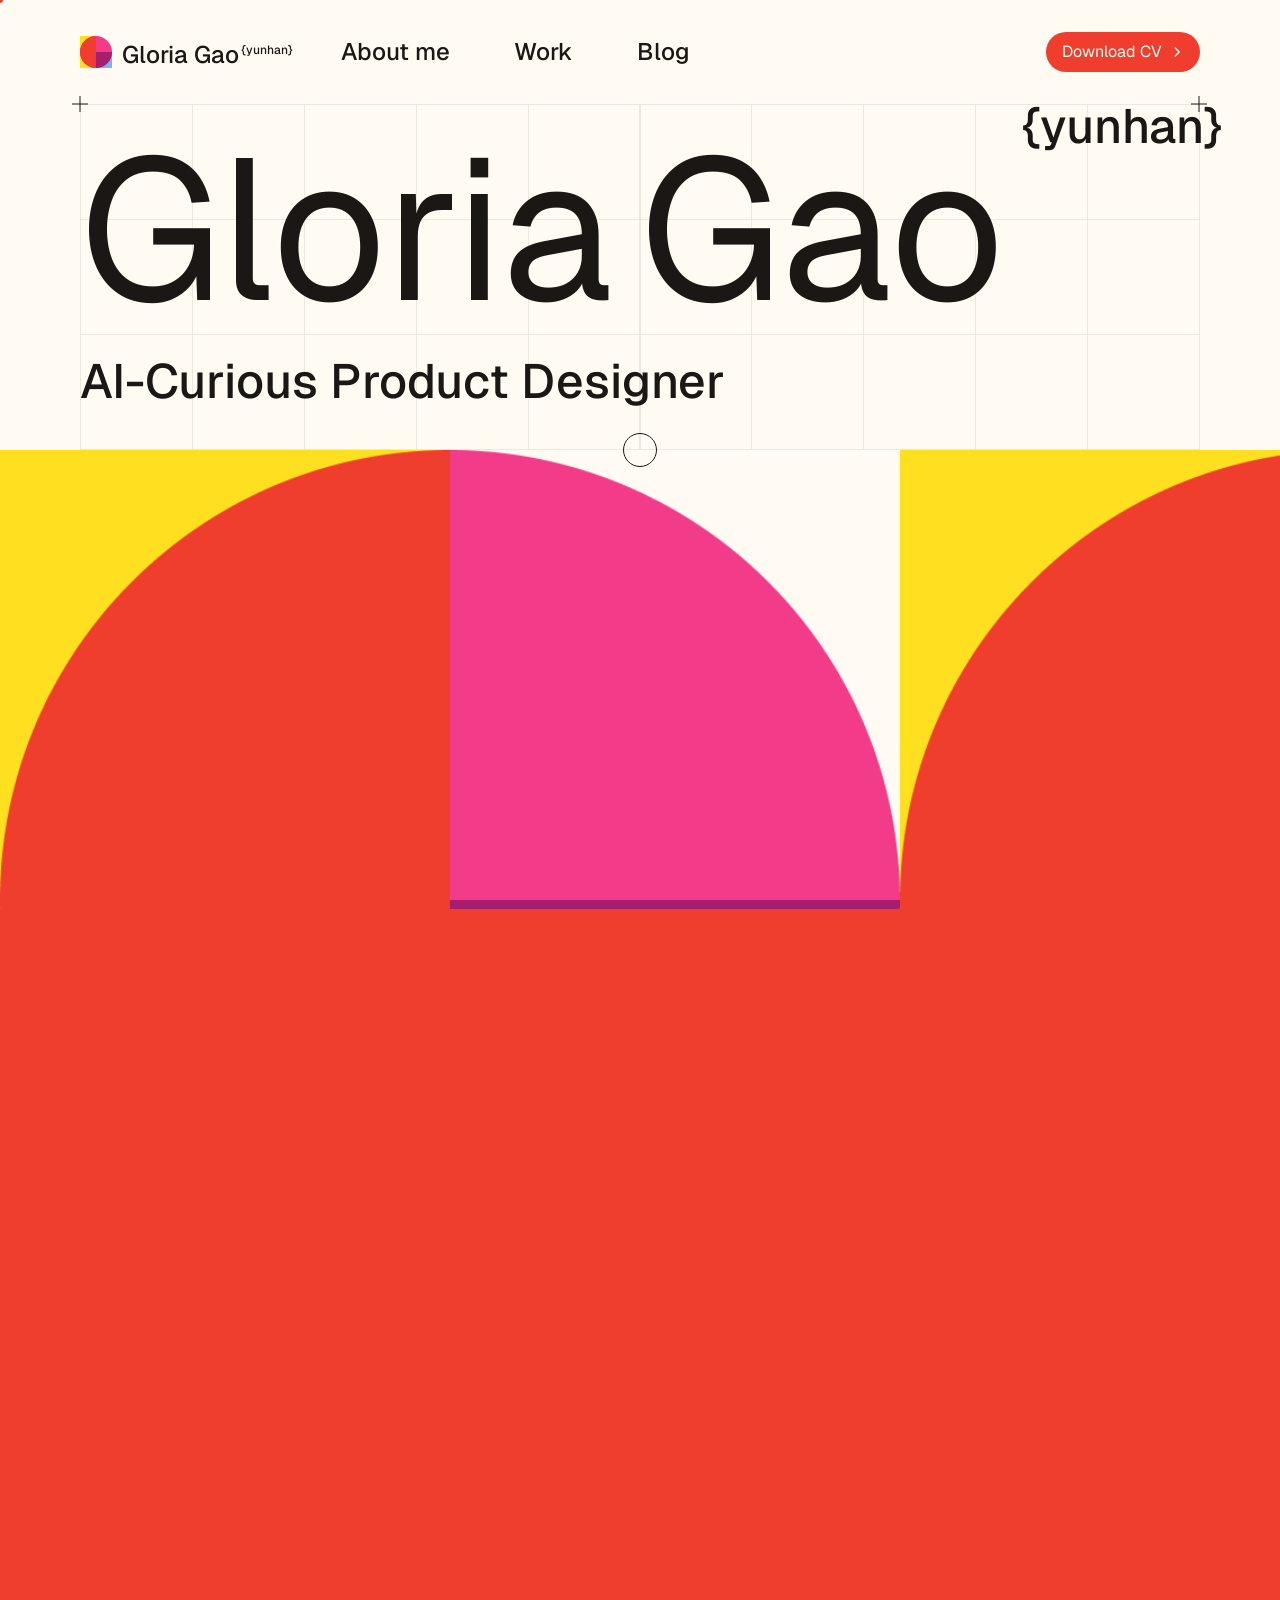
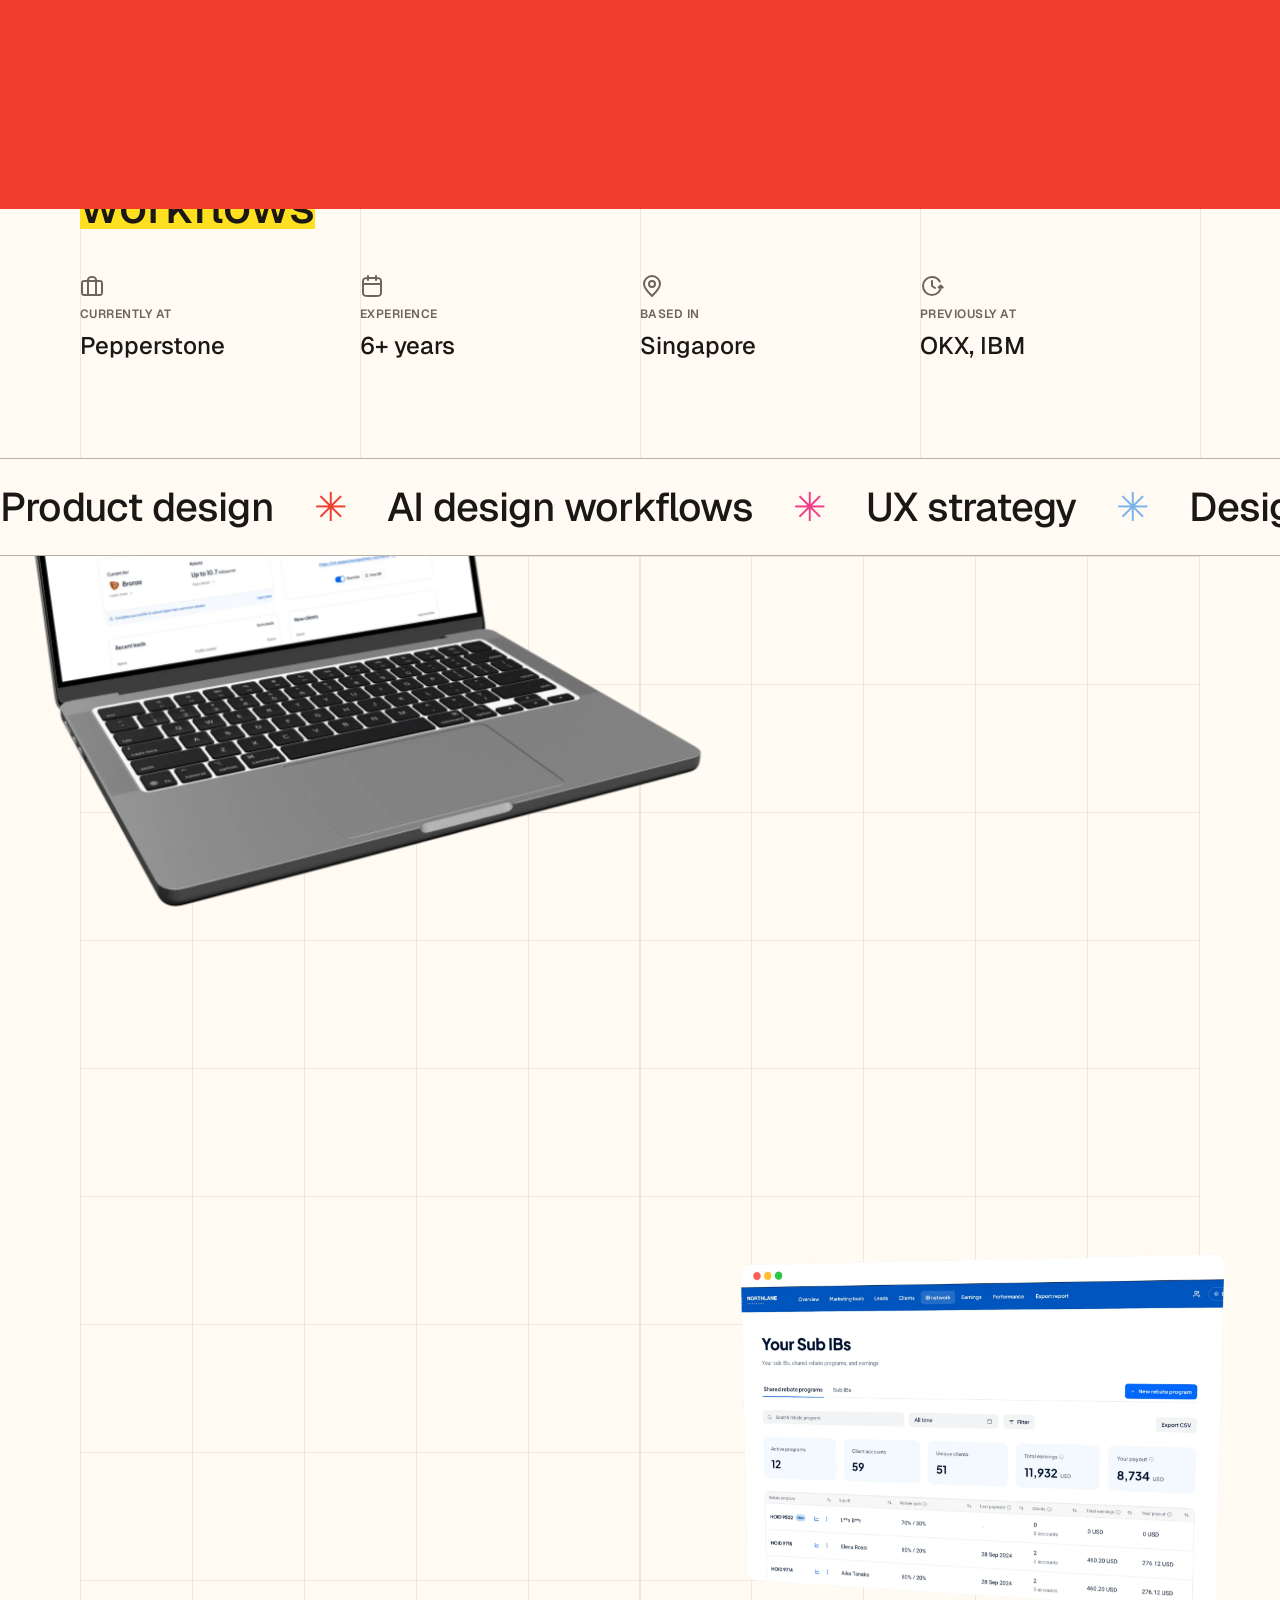
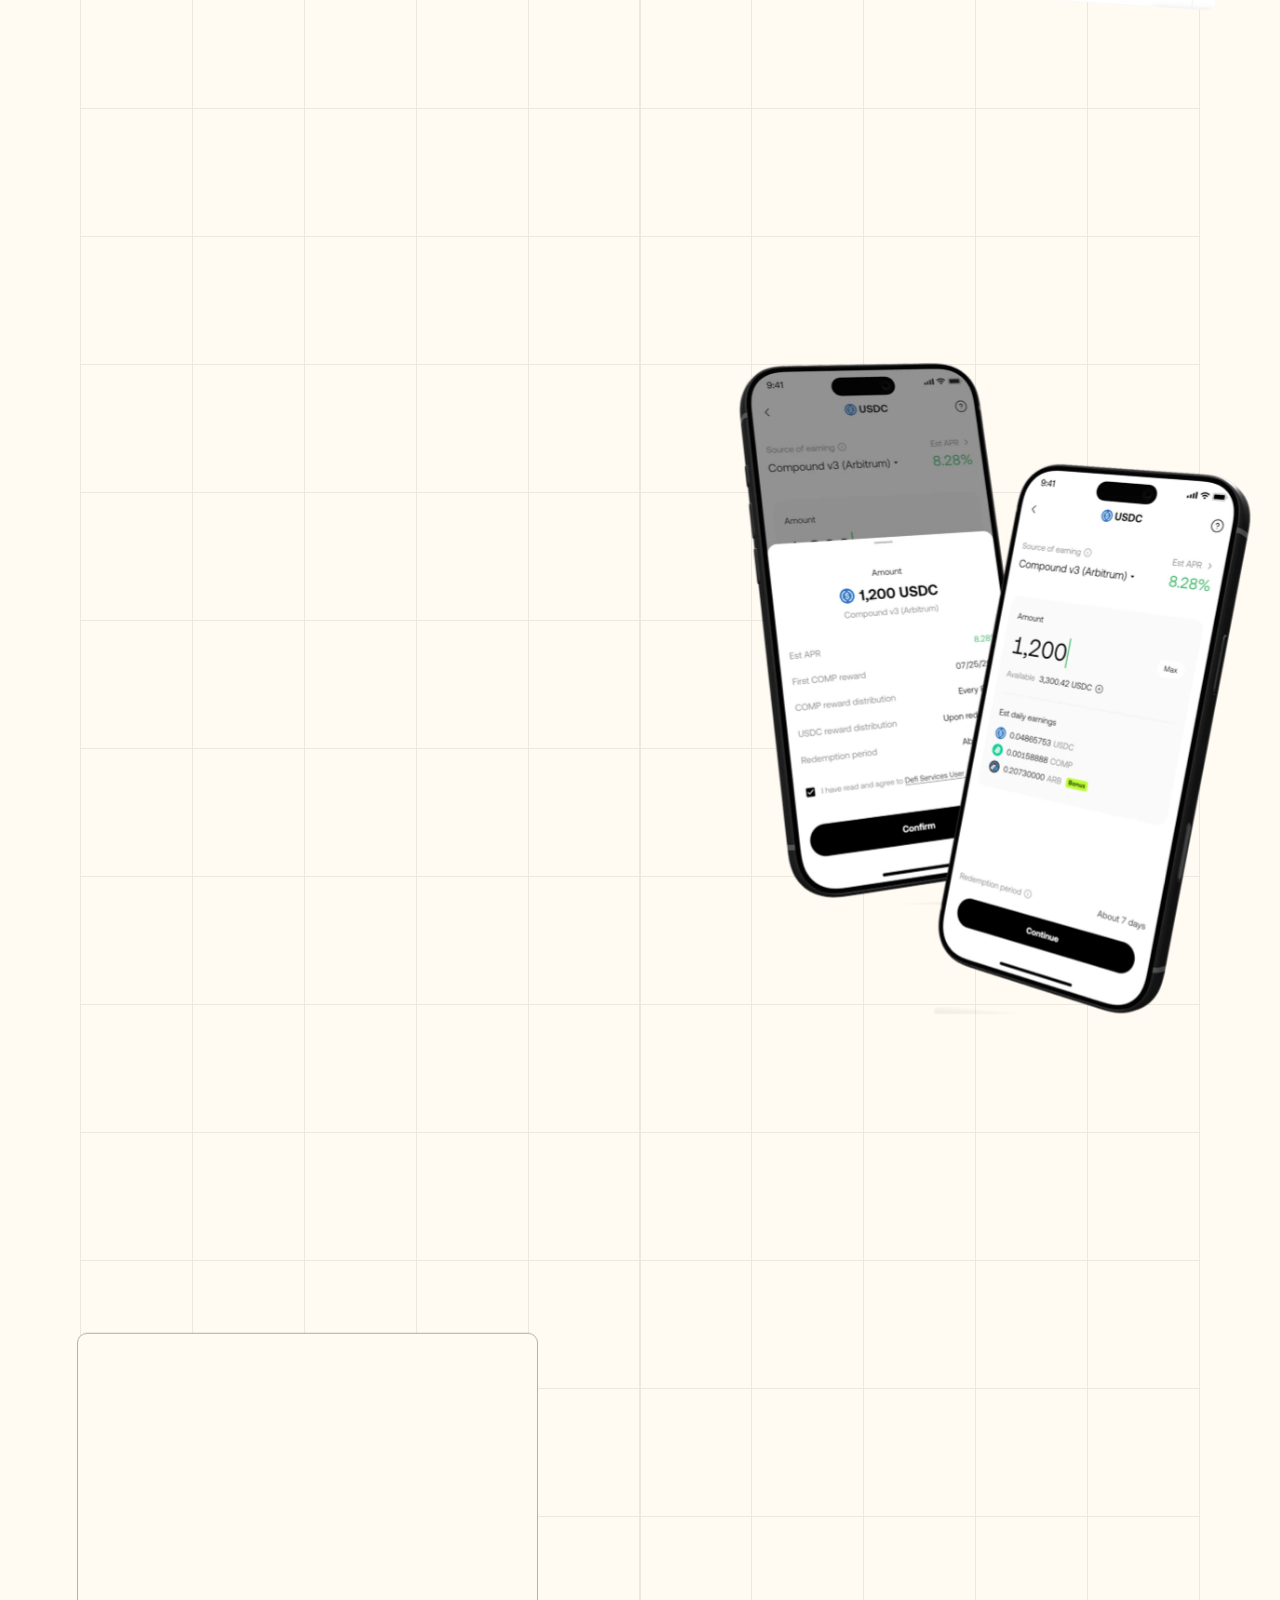
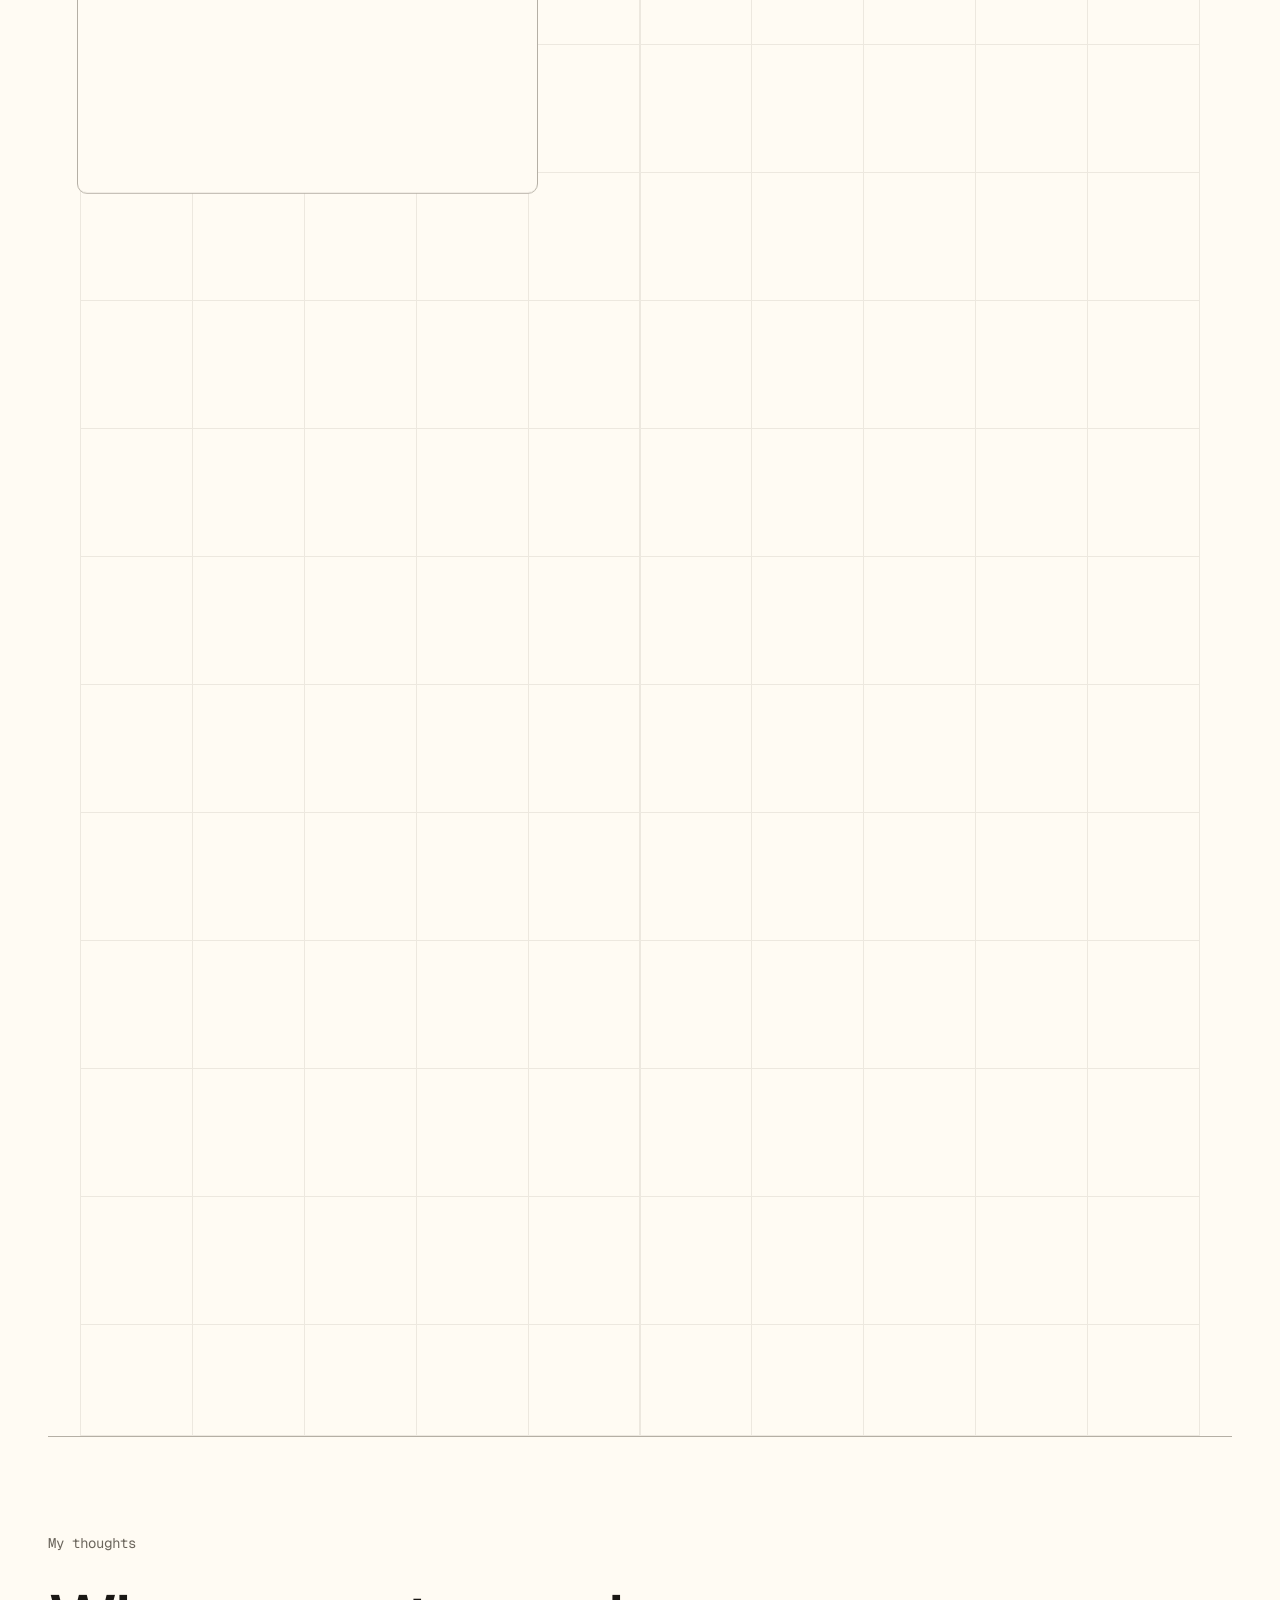
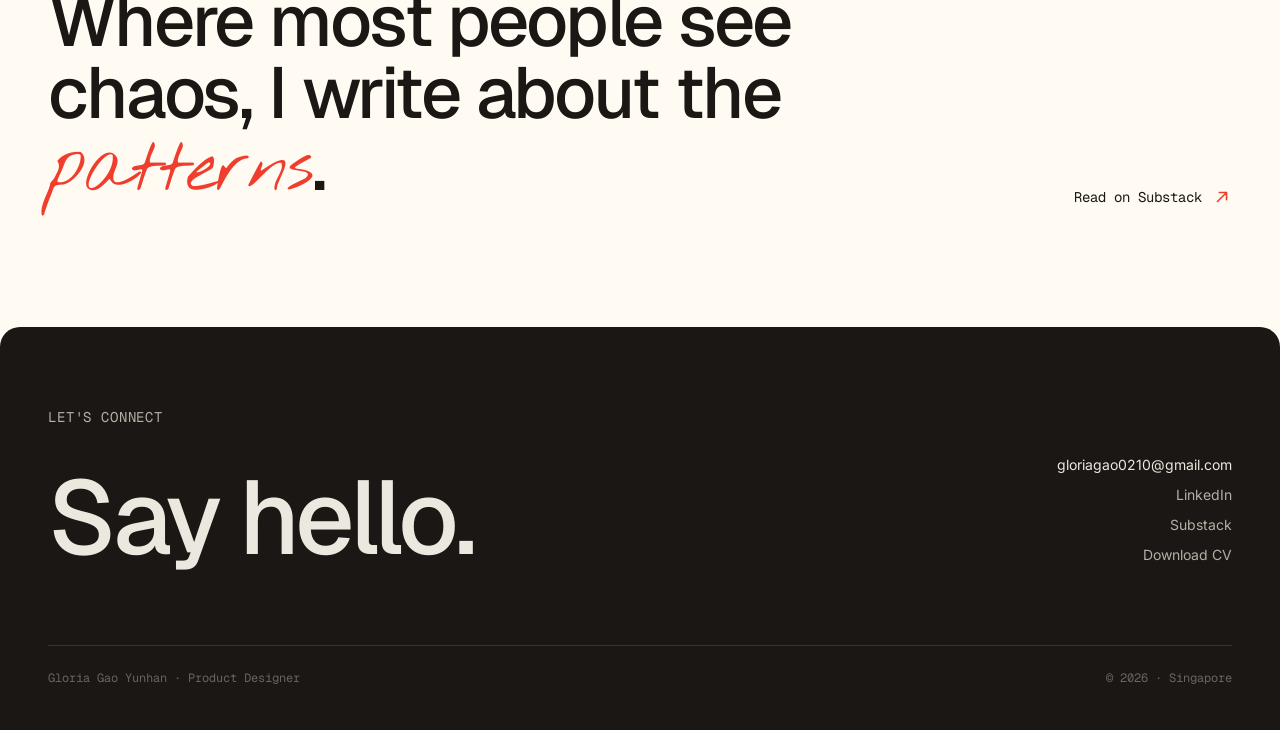
<file: index.html>
<!DOCTYPE html>
<html lang="en">
<head>
<meta charset="UTF-8">
<meta name="viewport" content="width=device-width, initial-scale=1.0">
<title>Gloria Gao — AI-Curious Product Designer</title>
<meta name="description" content="Gloria Gao is a product designer with 6+ years of experience turning complex fintech systems into scalable and pleasurable experiences.">
<link rel="icon" href="assets/logo.svg" type="image/svg+xml">

<!-- Fonts: Geist for headings, Inter for body, Nothing You Could Do for the editorial accent, Geist Mono for labels -->
<link rel="preconnect" href="https://fonts.googleapis.com">
<link rel="preconnect" href="https://fonts.gstatic.com" crossorigin>
<link href="https://fonts.googleapis.com/css2?family=Geist:wght@400;500;600;700&family=Geist+Mono:wght@400;500;600&family=Inter:wght@400;500;600;700&family=Nothing+You+Could+Do&display=swap" rel="stylesheet">

<!-- ?v= is a cache-buster: bump the number whenever styles.css changes so browsers
     fetch the new file instead of reusing the copy they already have. -->
<link rel="stylesheet" href="css/styles.css?v=58">
</head>
<body>

<!-- Preloader: shown for a moment while the page "counts up" to 100% —
     but only on the first page of a visit. The inline script right below
     must run before anything paints, so it can mark <html> before the
     browser ever draws the black overlay on a repeat page; the render-
     blocking stylesheet above guarantees no paint happens before both this
     and it have run. See js/script.js section 1 for the JS-side half. -->
<div class="preloader" data-preloader>
  <div class="preloader-top">
    <span class="preloader-label">Gloria Gao — Portfolio 2026</span>
    <span class="preloader-count"><span data-count>0</span>%</span>
  </div>
  <div class="preloader-bar"><div class="preloader-bar-fill" data-bar></div></div>
</div>
<script>
  if (sessionStorage.getItem('gg-preloader-seen')) {
    document.documentElement.classList.add('skip-preloader');
  } else {
    sessionStorage.setItem('gg-preloader-seen', '1');
  }
</script>

<!-- Page-transition curtain, swipes up when you click an internal link.
     Starts pre-covered (no animation, just present) when arriving via one
     of those links, so there's something to tuck away from — see
     js/script.js section 8 for the reveal that plays once this state has
     actually painted, and the "why inline / why here" reasoning (same
     no-flash requirement as the preloader-skip check above: must run
     before first paint, which the render-blocking stylesheet guarantees
     for anything this early in <body>). -->
<div class="curtain" data-curtain></div>
<script>
  if (sessionStorage.getItem('gg-curtain-incoming')) {
    sessionStorage.removeItem('gg-curtain-incoming');
    document.querySelector('[data-curtain]').classList.add('is-active');
  }
</script>

<!-- Custom cursor (desktop only) -->
<div class="cursor-ring" data-cursor-ring></div>
<div class="cursor-dot" data-cursor-dot></div>

<div class="page">

  <!-- ==================== NAVIGATION + HEADER ====================
       Wrapped together with min-height:50vh so this block always fills
       the top half of the first screenful — see .rotating-banner below
       for why that matters. -->
  <div class="hero-wrap">
    <nav class="navbar">
      <div class="nav-left">
        <a href="index.html" data-transition class="nav-logo" aria-label="Gloria Gao — home">
          <svg width="32" height="32" viewBox="0 0 168 168" fill="none" xmlns="http://www.w3.org/2000/svg" aria-hidden="true">
            <rect width="84" height="168" fill="#FFE020"/>
            <rect x="84" y="84" width="84" height="84" fill="#78B4EA"/>
            <circle cx="84" cy="84" r="84" fill="#F23C8A"/>
            <path d="M 83.626 167.999 C 37.234 167.793 -0.206 130.017 0.001 83.626 C 0.207 37.234 37.983 -0.206 84.374 0.001 L 83.626 167.999 Z" fill="#EF3E2E"/>
            <path transform="translate(83.626 84.002)" d="M 84.373 0.374 C 84.167 46.766 46.391 84.206 0 83.999 L 0.374 0 L 84.373 0.374 Z" fill="#A61E6E"/>
          </svg>
          <span class="nav-logo-word">Gloria Gao<sup>{yunhan}</sup></span>
        </a>
        <div class="nav-links">
          <a href="about.html" data-transition>About me</a>
          <a href="#work">Work</a>
          <a href="https://aicuriousdesigner.substack.com/" target="_blank" rel="noopener">Blog</a>
        </div>
      </div>
      <a href="assets/Gloria-Gao-CV.pdf" class="btn btn-primary btn-sm nav-cta">
        Download CV
        <svg width="14" height="14" viewBox="0 0 16 16" fill="none" aria-hidden="true"><path d="M6 3.5 L10.5 8 L6 12.5" stroke="currentColor" stroke-width="1.6" stroke-linecap="round" stroke-linejoin="round"/></svg>
      </a>
    </nav>

    <header class="hero">
      <div class="hero-grid-bg" aria-hidden="true">
        <svg class="hero-grid-marker hero-grid-marker-left" width="16" height="16" viewBox="0 0 16 16" fill="none" aria-hidden="true"><path d="M0 8H16M8 0V16" stroke="currentColor"/></svg>
        <svg class="hero-grid-marker hero-grid-marker-right" width="16" height="16" viewBox="0 0 16 16" fill="none" aria-hidden="true"><path d="M0 8H16M8 0V16" stroke="currentColor"/></svg>
      </div>
      <div class="hero-title-row">
        <span class="hero-flourish" data-hero>{yunhan}</span>
        <h1 class="hero-title">
          <span class="hero-word-mask"><span class="hero-word" data-hero>Gloria</span></span>
          <span class="hero-word-mask"><span class="hero-word" data-hero style="animation-delay:.12s">Gao</span></span>
        </h1>
      </div>
      <div class="hero-subtitle-mask"><p class="hero-subtitle" data-hero style="animation-delay:.4s">AI-Curious Product Designer</p></div>
    </header>
  </div>

  <!-- ==================== ROTATING BANNER ====================
       Sized to exactly 100vh and positioned so the very first screenful of
       the page (the hero-wrap above, at 50vh) ends right at this banner's
       vertical midpoint — scrolling one more screenful takes you through
       its second half and into About me. It drifts left as you scroll
       (see script.js) using a doubled-up strip so the loop never runs out.
       Every panel repeats the same brand-mark tile
       (assets/homepage/header-pattern.svg) rather than cycling different
       colours/shapes — 12 copies (6 + 6 duplicate) keeps the same safety
       margin against ultra-wide viewports the varied version had;
       script.js's loop math only cares about panel count, not what's
       inside each one. -->
  <section class="rotating-banner" aria-hidden="true">
    <div class="rotating-banner-track" data-banner-track>
      <div class="rotating-banner-panel">
        <img src="assets/homepage/header-pattern.svg" alt="" loading="eager" decoding="async">
      </div>
      <div class="rotating-banner-panel">
        <img src="assets/homepage/header-pattern.svg" alt="" loading="eager" decoding="async">
      </div>
      <div class="rotating-banner-panel">
        <img src="assets/homepage/header-pattern.svg" alt="" loading="eager" decoding="async">
      </div>
      <div class="rotating-banner-panel">
        <img src="assets/homepage/header-pattern.svg" alt="" loading="eager" decoding="async">
      </div>
      <div class="rotating-banner-panel">
        <img src="assets/homepage/header-pattern.svg" alt="" loading="eager" decoding="async">
      </div>
      <div class="rotating-banner-panel">
        <img src="assets/homepage/header-pattern.svg" alt="" loading="eager" decoding="async">
      </div>
      <!-- repeated once more for a seamless loop -->
      <div class="rotating-banner-panel" aria-hidden="true">
        <img src="assets/homepage/header-pattern.svg" alt="" loading="eager" decoding="async">
      </div>
      <div class="rotating-banner-panel" aria-hidden="true">
        <img src="assets/homepage/header-pattern.svg" alt="" loading="eager" decoding="async">
      </div>
      <div class="rotating-banner-panel" aria-hidden="true">
        <img src="assets/homepage/header-pattern.svg" alt="" loading="eager" decoding="async">
      </div>
      <div class="rotating-banner-panel" aria-hidden="true">
        <img src="assets/homepage/header-pattern.svg" alt="" loading="eager" decoding="async">
      </div>
      <div class="rotating-banner-panel" aria-hidden="true">
        <img src="assets/homepage/header-pattern.svg" alt="" loading="eager" decoding="async">
      </div>
      <div class="rotating-banner-panel" aria-hidden="true">
        <img src="assets/homepage/header-pattern.svg" alt="" loading="eager" decoding="async">
      </div>
    </div>
  </section>

  <!-- ==================== ABOUT ME ====================
       The 5 grid lines and the 4 stat blocks are on their own scroll-triggered
       reveal (see script.js) — lines grow downward, text slides up — separate
       from the generic [data-reveal] fade used for the eyebrow/heading. -->
  <section class="about-me">
    <div class="about-grid-bg" aria-hidden="true">
      <span class="about-grid-line"></span>
      <span class="about-grid-line"></span>
      <span class="about-grid-line"></span>
      <span class="about-grid-line"></span>
      <span class="about-grid-line"></span>
    </div>
    <div class="about-eyebrow" data-reveal>About me</div>
    <h2 class="about-heading" data-reveal style="animation-delay:.06s">Senior Product Designer bridging the gap between complex systems and intuitive user experiences, <span class="about-highlight">powered by AI design workflows</span></h2>
    <div class="about-stats" data-stats-reveal>
      <div class="about-stat">
        <svg width="24" height="24" viewBox="0 0 24 24" fill="none" stroke="currentColor" stroke-width="2" stroke-linecap="round" stroke-linejoin="round" aria-hidden="true"><path d="M8 21V7C8 6.07003 8 5.60504 8.10222 5.22354C8.37962 4.18827 9.18827 3.37962 10.2235 3.10222C10.605 3 11.07 3 12 3C12.93 3 13.395 3 13.7765 3.10222C14.8117 3.37962 15.6204 4.18827 15.8978 5.22354C16 5.60504 16 6.07003 16 7V21M5.2 21H18.8C19.9201 21 20.4802 21 20.908 20.782C21.2843 20.5903 21.5903 20.2843 21.782 19.908C22 19.4802 22 18.9201 22 17.8V10.2C22 9.07989 22 8.51984 21.782 8.09202C21.5903 7.71569 21.2843 7.40973 20.908 7.21799C20.4802 7 19.9201 7 18.8 7H5.2C4.07989 7 3.51984 7 3.09202 7.21799C2.71569 7.40973 2.40973 7.71569 2.21799 8.09202C2 8.51984 2 9.07989 2 10.2V17.8C2 18.9201 2 19.4802 2.21799 19.908C2.40973 20.2843 2.71569 20.5903 3.09202 20.782C3.51984 21 4.0799 21 5.2 21Z"/></svg>
        <span class="about-stat-label">Currently at</span>
        <span class="about-stat-value">Pepperstone</span>
      </div>
      <div class="about-stat">
        <svg width="24" height="24" viewBox="0 0 24 24" fill="none" stroke="currentColor" stroke-width="2" stroke-linecap="round" stroke-linejoin="round" aria-hidden="true"><path d="M21 10H3M16 2V6M8 2V6M7.8 22H16.2C17.8802 22 18.7202 22 19.362 21.673C19.9265 21.3854 20.3854 20.9265 20.673 20.362C21 19.7202 21 18.8802 21 17.2V8.8C21 7.11984 21 6.27976 20.673 5.63803C20.3854 5.07354 19.9265 4.6146 19.362 4.32698C18.7202 4 17.8802 4 16.2 4H7.8C6.11984 4 5.27976 4 4.63803 4.32698C4.07354 4.6146 3.6146 5.07354 3.32698 5.63803C3 6.27976 3 7.11984 3 8.8V17.2C3 18.8802 3 19.7202 3.32698 20.362C3.6146 20.9265 4.07354 21.3854 4.63803 21.673C5.27976 22 6.11984 22 7.8 22Z"/></svg>
        <span class="about-stat-label">Experience</span>
        <span class="about-stat-value">6+ years</span>
      </div>
      <div class="about-stat">
        <svg width="24" height="24" viewBox="0 0 24 24" fill="none" stroke="currentColor" stroke-width="2" stroke-linecap="round" stroke-linejoin="round" aria-hidden="true"><path d="M12 13C13.6569 13 15 11.6569 15 10C15 8.34315 13.6569 7 12 7C10.3431 7 9 8.34315 9 10C9 11.6569 10.3431 13 12 13Z"/><path d="M12 22C16 18 20 14.4183 20 10C20 5.58172 16.4183 2 12 2C7.58172 2 4 5.58172 4 10C4 14.4183 8 18 12 22Z"/></svg>
        <span class="about-stat-label">Based in</span>
        <span class="about-stat-value">Singapore</span>
      </div>
      <div class="about-stat">
        <svg width="24" height="24" viewBox="0 0 24 24" fill="none" stroke="currentColor" stroke-width="2" stroke-linecap="round" stroke-linejoin="round" aria-hidden="true"><path d="M22.7 13.5L20.7005 11.5L18.7 13.5M21 12C21 16.9706 16.9706 21 12 21C7.02944 21 3 16.9706 3 12C3 7.02944 7.02944 3 12 3C15.3019 3 18.1885 4.77814 19.7545 7.42909M12 7V12L15 14"/></svg>
        <span class="about-stat-label">Previously at</span>
        <span class="about-stat-value">OKX, IBM</span>
      </div>
    </div>
  </section>

  <!-- ==================== MARQUEE STRIP ==================== -->
  <div class="marquee">
    <div class="marquee-track">
      <div class="marquee-group">
        <span>Product design</span><span class="dot dot-red">✳</span><span>AI design workflows</span><span class="dot dot-pink">✳</span><span>UX strategy</span><span class="dot dot-blue">✳</span><span>Design systems</span><span class="dot dot-orange">✳</span><span>Platform design</span><span class="dot dot-magenta">✳</span><span>Fintech</span><span class="dot dot-red">✳</span><span>Prototyping</span><span class="dot dot-pink">✳</span>
      </div>
      <div class="marquee-group" aria-hidden="true">
        <span>Product design</span><span class="dot dot-red">✳</span><span>AI design workflows</span><span class="dot dot-pink">✳</span><span>UX strategy</span><span class="dot dot-blue">✳</span><span>Design systems</span><span class="dot dot-orange">✳</span><span>Platform design</span><span class="dot dot-magenta">✳</span><span>Fintech</span><span class="dot dot-red">✳</span><span>Prototyping</span><span class="dot dot-pink">✳</span>
      </div>
    </div>
  </div>

  <!-- ==================== SELECTED WORK / CASE STUDIES ====================
       Matches the Figma "Case study" frames (node 1:913): each fold pairs
       a big filled geometric shape with an overlapping mockup placeholder,
       text on the opposite side, sides alternating fold to fold. Shape and
       mockup drift at different speeds as you scroll (script.js) for a
       parallax depth effect — swap the mockup body for a real screenshot
       whenever you're ready, its frame needs no changes. Desktop-only
       composition; below 860px it collapses to a plain stack. -->
  <section class="case-studies" id="work">
    <div class="case-grid-bg" aria-hidden="true"></div>

    <article class="case-fold" id="case-study-1" data-scroll-fold>
      <div class="case-stage">
        <div class="case-shape" data-parallax="0.08" style="--top:6%;--left:-14%;--w:52%;">
          <svg data-scroll-grow viewBox="0 0 100 100" style="color:var(--color-blue);" aria-hidden="true"><circle cx="50" cy="50" r="50" fill="currentColor"/></svg>
        </div>
        <!-- Real screenshot rather than the placeholder frame, so it uses the
             --bare modifier: no card background, border or clipping, letting
             the laptop's transparent PNG sit directly on the blue circle.
             --top/--left centre it on that circle; see .case-mockup--bare. -->
        <div class="case-mockup case-mockup--bare" data-parallax="0.24" style="--top:12.6%;--left:-3%;--w:54%;--ar:1400/1144;">
          <div class="case-mockup-slide" data-scroll-slide>
            <img src="assets/pepperstone/home-banner.webp" alt="The Pepperstone Partner Portal onboarding screen on a laptop, greeting partner John Smith with a profile-completion checklist and stats all at zero" loading="lazy" decoding="async" width="1400" height="1144">
          </div>
        </div>
        <a href="case-pepperstone.html" data-transition class="case-content case-content--right" data-scroll-fade style="--top:12%;--w:44%;">
          <div class="case-text">
            <span class="case-eyebrow">{case study 01}</span>
            <h3 class="case-heading">Redesigning partner onboarding for faster activation</h3>
            <p class="case-desc">Turning a long, manual onboarding process into a guided flow that activates new partners in minutes instead of days.</p>
          </div>
          <div class="tags">
            <span class="tag tag-blue">Onboarding Experience</span>
            <span class="tag tag-pink">Fintech</span>
          </div>
          <span class="case-link">
            View case study
            <svg width="20" height="20" viewBox="0 0 22 22" fill="none" aria-hidden="true"><path d="M6 16 L16 6 M8 6 h8 v8" stroke="currentColor" stroke-width="1.8" stroke-linecap="round" stroke-linejoin="round"/></svg>
          </span>
        </a>
      </div>
    </article>

    

    <article class="case-fold" id="case-study-2" data-scroll-fold>
      <div class="case-stage">
        <div class="case-shape" data-parallax="0.08" style="--top:18%;--bottom:2%;--right:2%;--w:48vw;">
          <svg data-scroll-grow-x-right viewBox="0 0 100 100" preserveAspectRatio="none" style="color:var(--color-yellow);" aria-hidden="true"><rect width="100" height="100" fill="currentColor"/></svg>
        </div>
        <!-- Real screenshot rather than the placeholder frame, so it uses the
             --bare modifier like case studies 1 & 3: the image already
             carries its own browser chrome and drop shadow baked into a
             transparent PNG, so it sits directly on the shape rather than
             inside a second frame. -->
        <div class="case-mockup case-mockup--bare" data-parallax="0.26" style="--top:28%;--right:8%;--w:38%;--ar:1600/1177;">
          <div class="case-mockup-slide" data-scroll-slide>
            <img src="assets/affiliate/home-banner.webp" alt="The Northlane Partners affiliate platform, showing shared rebate programs with active-program, client-account, and earnings totals" loading="lazy" decoding="async" width="1600" height="1177">
          </div>
        </div>
        <a href="case-affiliate.html" data-transition class="case-content" data-scroll-fade style="--top:16%;--w:44%;">
          <div class="case-text">
            <span class="case-eyebrow">{case study 02}</span>
            <h3 class="case-heading">Self-service Affiliate Management &amp; Rebate Sharing Platform</h3>
            <p class="case-desc">Turning complex &amp; manual process into intuitive self-service platforms</p>
          </div>
          <div class="tags">
            <span class="tag tag-yellow">B2B Platform</span>
            <span class="tag tag-orange">AI Design Workflow</span>
            <span class="tag tag-pink">Fintech</span>
          </div>
          <span class="case-link">
            View case study
            <svg width="20" height="20" viewBox="0 0 22 22" fill="none" aria-hidden="true"><path d="M6 16 L16 6 M8 6 h8 v8" stroke="currentColor" stroke-width="1.8" stroke-linecap="round" stroke-linejoin="round"/></svg>
          </span>
        </a>
      </div>
    </article>

    <article class="case-fold" id="case-study-3" data-scroll-fold>
      <div class="case-stage">
        <!-- .case-stage is a fixed 640px tall (so its % coordinates stay
             predictable) but sits centered inside this fold's taller
             min-height:100vh — so spanning "the whole height" means the
             fold, not just the stage. The calc() below cancels out that
             (100vh - 640px) gap on both sides, stretching the shape past
             the stage's own box to reach the fold's real top/bottom edge,
             at any viewport height. -->
        <div class="case-shape" data-parallax="0.08" style="--top:calc((640px - 100vh) / 2);--bottom:calc((640px - 100vh) / 2);--right:-14%;--w:54%;">
          <svg data-scroll-clip-y viewBox="0 0 695 1040" preserveAspectRatio="none" style="color:var(--color-orange);" aria-hidden="true"><path d="M0 1040L250.666 0H695L466.398 1040H0Z" fill="currentColor"/></svg>
        </div>
        <!-- Real screenshot rather than the two placeholder frames — this one
             asset already shows two layered phone screens, so it replaces
             both. --bare drops the placeholder card chrome (see
             .case-mockup--bare) so the transparent PNG sits directly on the
             orange shape; --top/--right centre it in that shape's box. -->
        <div class="case-mockup case-mockup--bare" data-parallax="0.24" style="--top:-3%;--right:6%;--w:40%;--ar:1100/1401;">
          <div class="case-mockup-slide" data-scroll-slide>
            <img src="assets/okx/home-banner.webp" alt="Two layered OKX On-chain Earn screens: subscribing to a USDC product via Compound v3 with an estimated 8.28% APR, and the daily earnings breakdown across USDC, COMP and a bonus ARB reward" loading="lazy" decoding="async" width="1100" height="1401">
          </div>
        </div>
        <a href="case-okx.html" data-transition class="case-content" data-scroll-fade style="--top:16%;--w:44%;">
          <div class="case-text">
            <span class="case-eyebrow">{case study 03}</span>
            <h3 class="case-heading">Make DeFi earning worry-free</h3>
            <p class="case-desc">How redesigning OKX On-chain Earn's subscription journey led to 52% better conversion rates.</p>
          </div>
          <div class="tags">
            <span class="tag tag-orange">Crypto</span>
            <span class="tag tag-red">Subscription &amp; Conversion</span>
            <span class="tag tag-pink">Fintech</span>
          </div>
          <span class="case-link">
            View case study
            <svg width="20" height="20" viewBox="0 0 22 22" fill="none" aria-hidden="true"><path d="M6 16 L16 6 M8 6 h8 v8" stroke="currentColor" stroke-width="1.8" stroke-linecap="round" stroke-linejoin="round"/></svg>
          </span>
        </a>
      </div>
    </article>

    

    <article class="case-fold" id="case-study-4" data-scroll-fold>
      <div class="case-stage">
        <!-- Same fold-height-not-stage-height calc as case study 2 — see
             its comment for why. -->
        <div class="case-shape" data-parallax="0.08" style="--top:calc((640px - 100vh) / 2);--bottom:calc((640px - 100vh) / 2);--left:-8%;--w:40vw;">
          <svg data-scroll-grow-x-right viewBox="0 0 100 100" preserveAspectRatio="none" style="color:var(--color-red);" aria-hidden="true"><rect width="100" height="100" fill="currentColor"/></svg>
        </div>
        <div class="case-mockup" data-parallax="0.24" style="--top:16%;--left:6%;--w:36%;--ar:1/1;">
          <div class="case-mockup-slide" data-scroll-slide>
            <div class="case-mockup-bar"><span></span><span></span><span></span></div>
            <div class="case-mockup-body" style="padding:0;">
              <img src="assets/insurance/hero.webp" alt="The IBM iX logo mark — an eye, a bee, and the letter M, spelling out 'I-B-M' as a rebus" loading="lazy" decoding="async" width="1600" height="788" style="width:100%; height:100%; object-fit:cover;">
            </div>
          </div>
        </div>
        <a href="case-insurance.html" data-transition class="case-content case-content--right" data-scroll-fade style="--top:16%;--w:44%;">
          <div class="case-text">
            <span class="case-eyebrow">{case study 04}</span>
            <h3 class="case-heading">Global insurance localization &amp; revamp</h3>
            <p class="case-desc">Award-winning digital transformation — 500+ responsive pages across three languages.</p>
          </div>
          <div class="tags">
            <span class="tag tag-neutral">UI Design</span>
            <span class="tag tag-yellow">Web Design</span>
          </div>
          <span class="case-link">
            View case study
            <svg width="20" height="20" viewBox="0 0 22 22" fill="none" aria-hidden="true"><path d="M6 16 L16 6 M8 6 h8 v8" stroke="currentColor" stroke-width="1.8" stroke-linecap="round" stroke-linejoin="round"/></svg>
          </span>
        </a>
      </div>
    </article>

    

  </section>

  <div class="container">
    <!-- ==================== MY THOUGHTS ==================== -->
    <section class="thoughts">
      <div class="eyebrow">My thoughts</div>
      <a href="https://aicuriousdesigner.substack.com/" target="_blank" rel="noopener" class="thoughts-link" data-reveal>
        <h2>Where most people see chaos, I write about the <em>patterns</em>.</h2>
        <span class="thoughts-cta">Read on Substack
          <svg width="20" height="20" viewBox="0 0 22 22" fill="none" aria-hidden="true"><path d="M6 16 L16 6 M8 6 h8 v8" stroke="currentColor" stroke-width="1.8" stroke-linecap="round" stroke-linejoin="round"/></svg>
        </span>
      </a>
    </section>
  </div>

  <!-- ==================== FOOTER / LET'S CONNECT ==================== -->
  <footer class="site-footer">
    <div class="container">
      <div class="eyebrow eyebrow-inverse">Let's connect</div>
      <div class="footer-top">
        <h2>Say hello.</h2>
        <div class="footer-links">
          <a href="mailto:gloriagao0210@gmail.com" class="footer-email">gloriagao0210@gmail.com</a>
          <a href="https://www.linkedin.com/in/gloria-yunhan-gao/" target="_blank" rel="noopener">LinkedIn</a>
          <a href="https://aicuriousdesigner.substack.com/" target="_blank" rel="noopener">Substack</a>
          <a href="assets/Gloria-Gao-CV.pdf" target="_blank" rel="noopener">Download CV</a>
        </div>
      </div>
      <div class="footer-bottom">
        <span>Gloria Gao Yunhan · Product Designer</span>
        <span>© 2026 · Singapore</span>
      </div>
    </div>
  </footer>

</div>

<script src="js/script.js?v=56"></script>
</body>
</html>
</file>
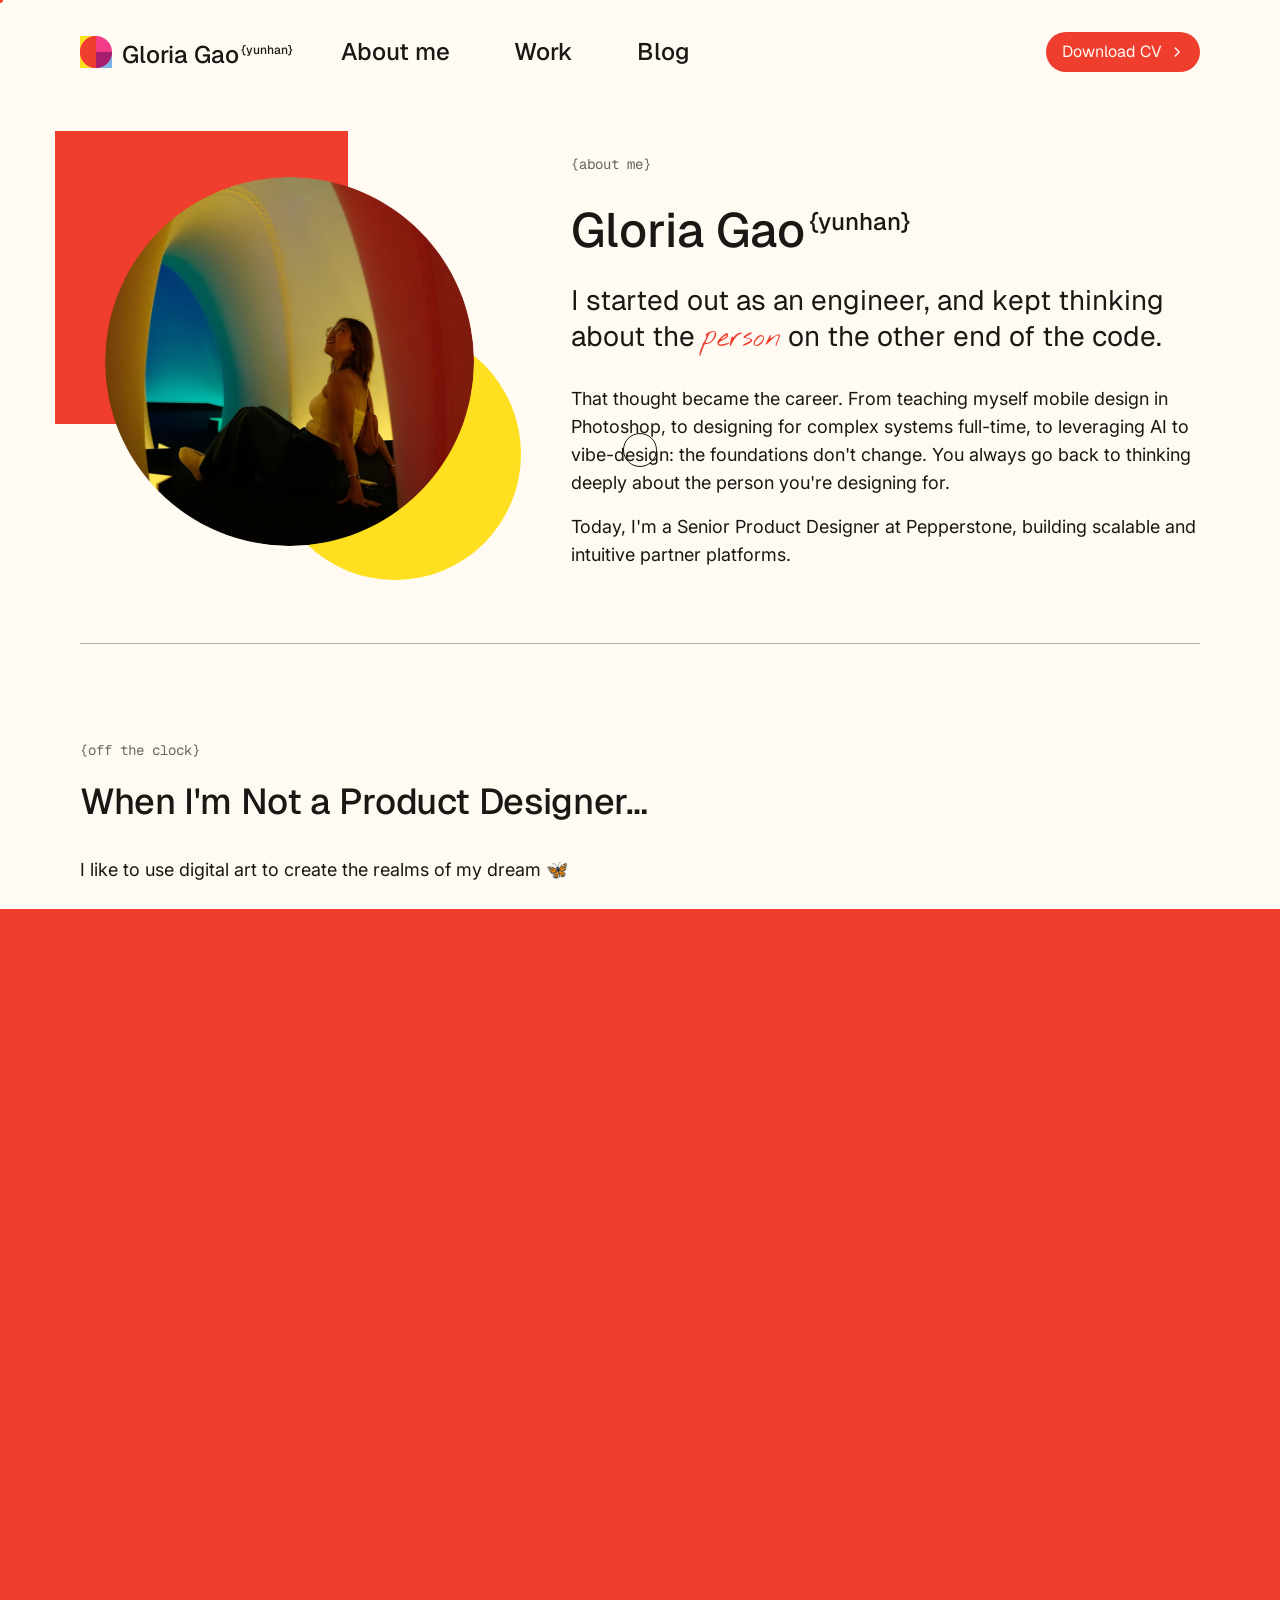
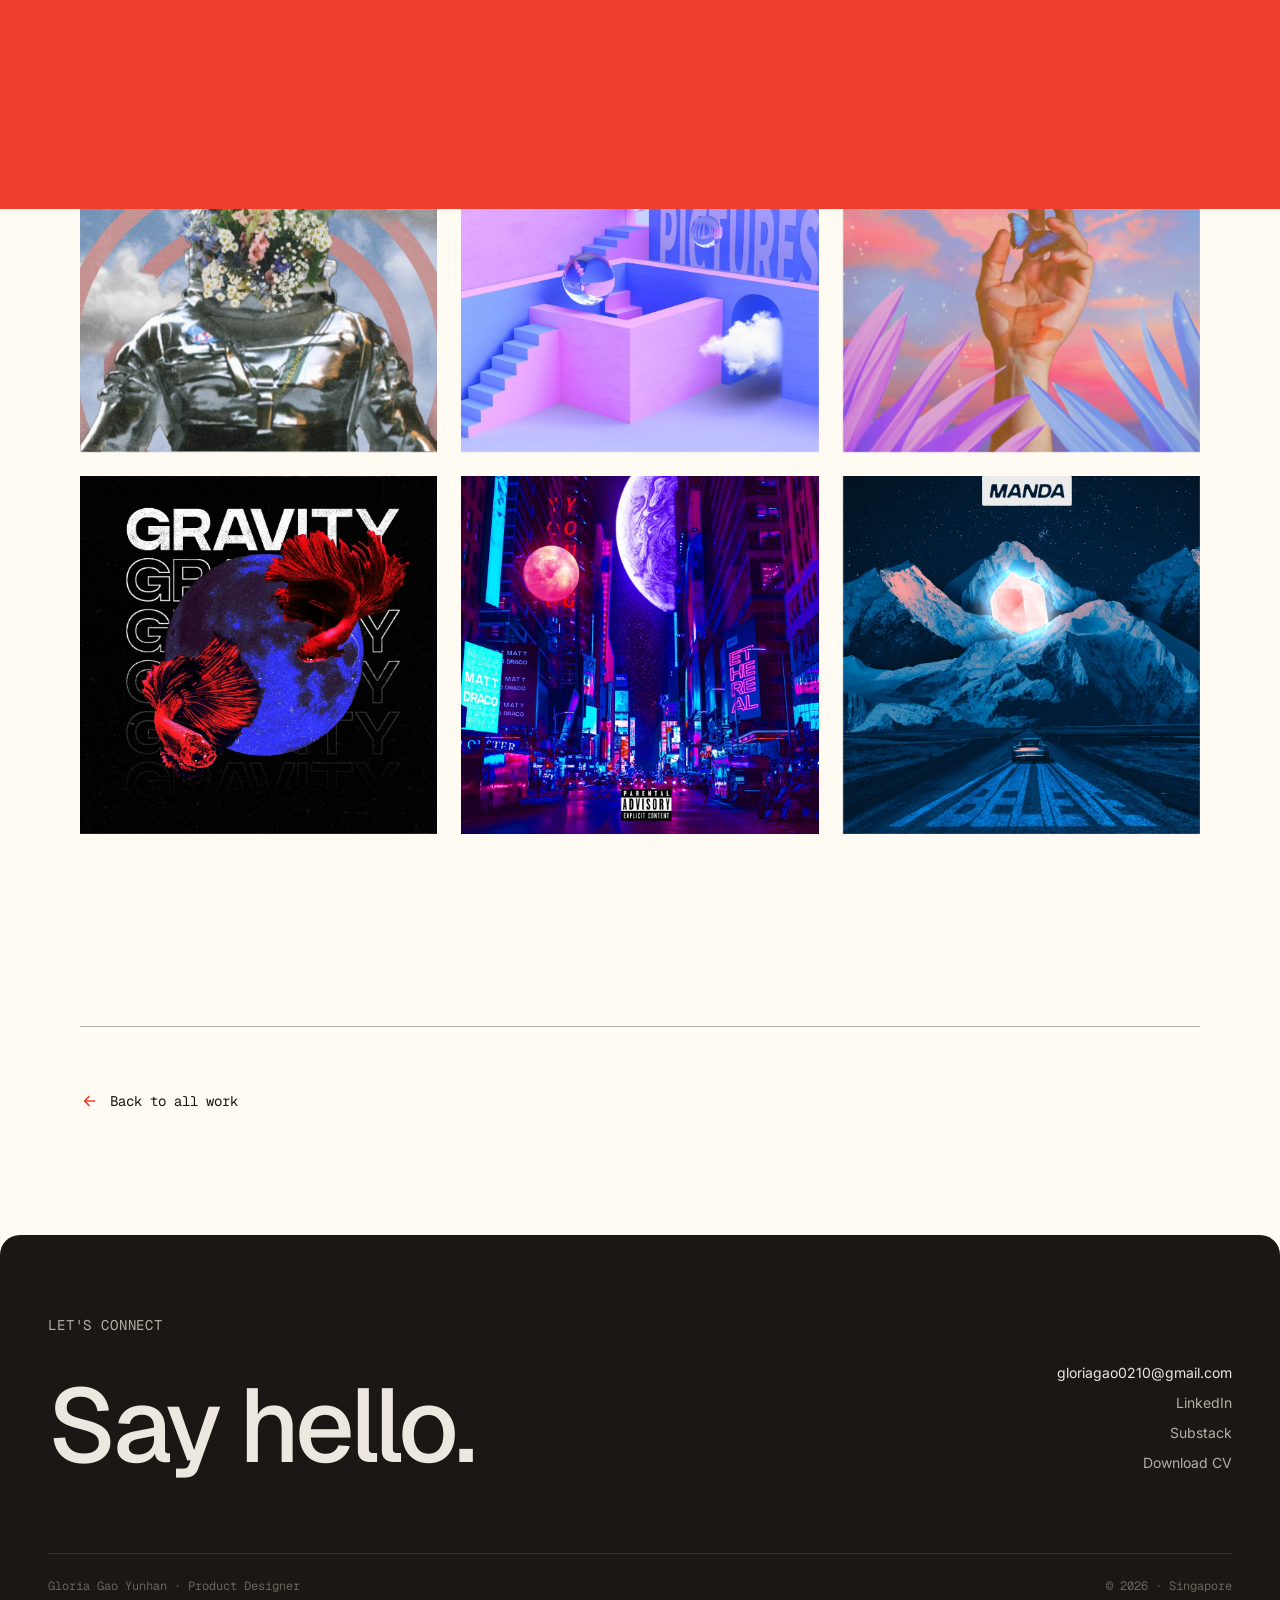
<file: about.html>
<!DOCTYPE html>
<html lang="en">
<head>
<meta charset="UTF-8">
<meta name="viewport" content="width=device-width, initial-scale=1.0">
<title>About — Gloria Gao</title>
<meta name="description" content="Gloria Yunhan Gao — Senior Product Designer at Pepperstone. Engineer turned designer, working on data-heavy fintech and crypto products.">
<link rel="icon" href="assets/logo.svg" type="image/svg+xml">

<!-- Fonts: Geist for headings, Inter for body, Nothing You Could Do for the editorial accent, Geist Mono for labels -->
<link rel="preconnect" href="https://fonts.googleapis.com">
<link rel="preconnect" href="https://fonts.gstatic.com" crossorigin>
<link href="https://fonts.googleapis.com/css2?family=Geist:wght@400;500;600;700&family=Geist+Mono:wght@400;500;600&family=Inter:wght@400;500;600;700&family=Nothing+You+Could+Do&display=swap" rel="stylesheet">

<!-- ?v= is a cache-buster: bump the number whenever styles.css changes so browsers
     fetch the new file instead of reusing the copy they already have. -->
<link rel="stylesheet" href="css/styles.css?v=58">
</head>
<body>

<!-- Preloader: shown for a moment while the page "counts up" to 100% —
     but only on the first page of a visit. The inline script right below
     must run before anything paints, so it can mark <html> before the
     browser ever draws the black overlay on a repeat page; the render-
     blocking stylesheet above guarantees no paint happens before both this
     and it have run. See js/script.js section 1 for the JS-side half. -->
<div class="preloader" data-preloader>
  <div class="preloader-top">
    <span class="preloader-label">Gloria Gao — Portfolio 2026</span>
    <span class="preloader-count"><span data-count>0</span>%</span>
  </div>
  <div class="preloader-bar"><div class="preloader-bar-fill" data-bar></div></div>
</div>
<script>
  if (sessionStorage.getItem('gg-preloader-seen')) {
    document.documentElement.classList.add('skip-preloader');
  } else {
    sessionStorage.setItem('gg-preloader-seen', '1');
  }
</script>

<!-- Page-transition curtain, swipes up when you click an internal link.
     Starts pre-covered (no animation, just present) when arriving via one
     of those links, so there's something to tuck away from — see
     js/script.js section 8 for the reveal that plays once this state has
     actually painted, and the "why inline / why here" reasoning (same
     no-flash requirement as the preloader-skip check above: must run
     before first paint, which the render-blocking stylesheet guarantees
     for anything this early in <body>). -->
<div class="curtain" data-curtain></div>
<script>
  if (sessionStorage.getItem('gg-curtain-incoming')) {
    sessionStorage.removeItem('gg-curtain-incoming');
    document.querySelector('[data-curtain]').classList.add('is-active');
  }
</script>

<!-- Custom cursor (desktop only) — without this markup the page has no visible cursor at all -->
<div class="cursor-ring" data-cursor-ring></div>
<div class="cursor-dot" data-cursor-dot></div>

<div class="page about-page">

  <!-- ==================== NAVIGATION ==================== -->
  <nav class="navbar">
    <div class="nav-left">
      <a href="index.html" data-transition class="nav-logo" aria-label="Gloria Gao — home">
        <svg width="32" height="32" viewBox="0 0 168 168" fill="none" xmlns="http://www.w3.org/2000/svg" aria-hidden="true">
          <rect width="84" height="168" fill="#FFE020"/>
          <rect x="84" y="84" width="84" height="84" fill="#78B4EA"/>
          <circle cx="84" cy="84" r="84" fill="#F23C8A"/>
          <path d="M 83.626 167.999 C 37.234 167.793 -0.206 130.017 0.001 83.626 C 0.207 37.234 37.983 -0.206 84.374 0.001 L 83.626 167.999 Z" fill="#EF3E2E"/>
          <path transform="translate(83.626 84.002)" d="M 84.373 0.374 C 84.167 46.766 46.391 84.206 0 83.999 L 0.374 0 L 84.373 0.374 Z" fill="#A61E6E"/>
        </svg>
        <span class="nav-logo-word">Gloria Gao<sup>{yunhan}</sup></span>
      </a>
      <div class="nav-links">
        <a href="about.html" data-transition aria-current="page">About me</a>
        <a href="index.html#work" data-transition>Work</a>
        <a href="https://aicuriousdesigner.substack.com/" target="_blank" rel="noopener">Blog</a>
      </div>
    </div>
    <a href="assets/Gloria-Gao-CV.pdf" class="btn btn-primary btn-sm nav-cta">
      Download CV
      <svg width="14" height="14" viewBox="0 0 16 16" fill="none" aria-hidden="true"><path d="M6 3.5 L10.5 8 L6 12.5" stroke="currentColor" stroke-width="1.6" stroke-linecap="round" stroke-linejoin="round"/></svg>
    </a>
  </nav>

  <!-- .cs-shell holds the whole page to a max width with 80px either side -->
  <div class="cs-shell">

  <!-- ==================== HEADER ==================== -->
  <header class="about-header">
    <!-- Portrait "stage": the square and circle are real elements sitting behind
         the photo, each drifting a different distance as the pointer moves
         (js/script.js) so the group reads as layered depth rather than a flat
         image. data-depth is how far that layer travels, in px at full tilt. -->
    <div class="about-portrait" data-reveal>
      <div class="about-portrait-stage" data-portrait>
        <span class="about-shape about-shape--square" data-depth="26" aria-hidden="true"></span>
        <span class="about-shape about-shape--circle" data-depth="16" aria-hidden="true"></span>
        <img class="about-portrait-photo" data-depth="-10" src="assets/about/profile2.webp" alt="Gloria Gao smiling and looking up while seated under a glowing rainbow-lit archway" loading="eager" decoding="async" width="800" height="800">
      </div>
    </div>

    <div class="about-intro" data-reveal style="animation-delay:.06s">
      <div class="cs-label">About me</div>
      <h1 class="about-name">Gloria Gao<sup>{yunhan}</sup></h1>
      <p class="about-lead">I started out as an engineer, and kept thinking about the <em class="serif-accent">person</em> on the other end of the code.</p>
      <div class="about-bio">
        <p class="cs-body">That thought became the career. From teaching myself mobile design in Photoshop, to designing for complex systems full-time, to leveraging AI to vibe-design: the foundations don't change. You always go back to thinking deeply about the person you're designing for.</p>
        <p class="cs-body">Today, I'm a Senior Product Designer at Pepperstone, building scalable and intuitive partner platforms.</p>
      </div>
    </div>
  </header>

  <!-- ==================== DIGITAL ART ==================== -->
  <section class="cs-section" id="art">
    <div data-reveal>
      <div class="cs-label">Off the clock</div>
      <h2 class="cs-h2">When I'm Not a Product Designer…</h2>
      <p class="cs-body">I like to use digital art to create the realms of my dream 🦋</p>
    </div>

    <!-- Each figure reveals on its own as it individually crosses the
         viewport, rather than the whole 12-item grid firing as a single
         data-reveal target — a container this tall wouldn't clear the
         12%-visible threshold until scrolled well past its first rows. -->
    <div class="about-gallery" style="margin-top:48px;">
      <figure class="cs-figure cs-figure--plain" data-reveal><img src="assets/about/art-01.webp" alt="Wild Ordinary — a blue-washed subway carriage interior with a jellyfish drifting through it and neon lettering across the doors" loading="lazy" decoding="async" width="1000" height="1000"></figure>
      <figure class="cs-figure cs-figure--plain" data-reveal><img src="assets/about/art-02.webp" alt="An astronaut whose helmet visor holds a galaxy, set against a full moon and a yellow circle with blue butterflies" loading="lazy" decoding="async" width="1000" height="1000"></figure>
      <figure class="cs-figure cs-figure--plain" data-reveal><img src="assets/about/art-03.webp" alt="Retro collage of a space shuttle launching over the Golden Gate Bridge, a city skyline and a vintage computer screen" loading="lazy" decoding="async" width="1000" height="1415"></figure>
      <figure class="cs-figure cs-figure--plain" data-reveal><img src="assets/about/art-04.webp" alt="A tree suspended inside a glowing diamond outline against a deep starfield nebula" loading="lazy" decoding="async" width="990" height="990"></figure>
      <figure class="cs-figure cs-figure--plain" data-reveal><img src="assets/about/art-05.webp" alt="Solo Floating — a forest lake with a small boat, a butterfly resting on a moon, under a rainbow gradient sky" loading="lazy" decoding="async" width="1000" height="1000"></figure>
      <figure class="cs-figure cs-figure--plain" data-reveal><img src="assets/about/art-06.webp" alt="A cat in an astronaut suit with a slice of pizza behind its helmet, floating in a starfield" loading="lazy" decoding="async" width="1000" height="1000"></figure>
      <figure class="cs-figure cs-figure--plain" data-reveal><img src="assets/about/art-07.webp" alt="An astronaut suit whose helmet is filled with wildflowers, framed by concentric pink arcs and clouds" loading="lazy" decoding="async" width="1000" height="1000"></figure>
      <figure class="cs-figure cs-figure--plain" data-reveal><img src="assets/about/art-08.webp" alt="Pictures — a pink and purple 3D room with a staircase, a chrome sphere and a small cloud" loading="lazy" decoding="async" width="1000" height="1000"></figure>
      <figure class="cs-figure cs-figure--plain" data-reveal><img src="assets/about/art-09.webp" alt="Insane — a hand reaching up with a butterfly on one finger, surrounded by pastel crystals and sky" loading="lazy" decoding="async" width="1000" height="1000"></figure>
      <figure class="cs-figure cs-figure--plain" data-reveal><img src="assets/about/art-10.webp" alt="Gravity — two red betta fish circling a blue planet against black, with the word repeated in outline type" loading="lazy" decoding="async" width="1000" height="1000"></figure>
      <figure class="cs-figure cs-figure--plain" data-reveal><img src="assets/about/art-11.webp" alt="Ethereal — a neon-lit city street at night with oversized planets hanging above the buildings" loading="lazy" decoding="async" width="1000" height="1000"></figure>
      <figure class="cs-figure cs-figure--plain" data-reveal><img src="assets/about/art-12.webp" alt="Snow-covered mountains with a glowing crystal at the centre and a lone car on the road below" loading="lazy" decoding="async" width="1000" height="1000"></figure>
    </div>
  </section>

  <!-- ==================== BACK TO WORK ==================== -->
  <div class="cs-pagenav">
    <a href="index.html#work" data-transition class="case-link">
      <svg width="20" height="20" viewBox="0 0 22 22" fill="none" aria-hidden="true"><path d="M16 11 H6 M10 6 L5 11 L10 16" stroke="currentColor" stroke-width="1.8" stroke-linecap="round" stroke-linejoin="round"/></svg>
      Back to all work
    </a>
  </div>

  </div><!-- /.cs-shell -->

  <!-- ==================== FOOTER / LET'S CONNECT ==================== -->
  <footer class="site-footer">
    <div class="container">
      <div class="eyebrow eyebrow-inverse">Let's connect</div>
      <div class="footer-top">
        <h2>Say hello.</h2>
        <div class="footer-links">
          <a href="mailto:gloriagao0210@gmail.com" class="footer-email">gloriagao0210@gmail.com</a>
          <a href="https://www.linkedin.com/in/gloria-yunhan-gao/" target="_blank" rel="noopener">LinkedIn</a>
          <a href="https://aicuriousdesigner.substack.com/" target="_blank" rel="noopener">Substack</a>
          <a href="assets/Gloria-Gao-CV.pdf" target="_blank" rel="noopener">Download CV</a>
        </div>
      </div>
      <div class="footer-bottom">
        <span>Gloria Gao Yunhan · Product Designer</span>
        <span>© 2026 · Singapore</span>
      </div>
    </div>
  </footer>

</div>

<script src="js/script.js?v=56"></script>
</body>
</html>
</file>
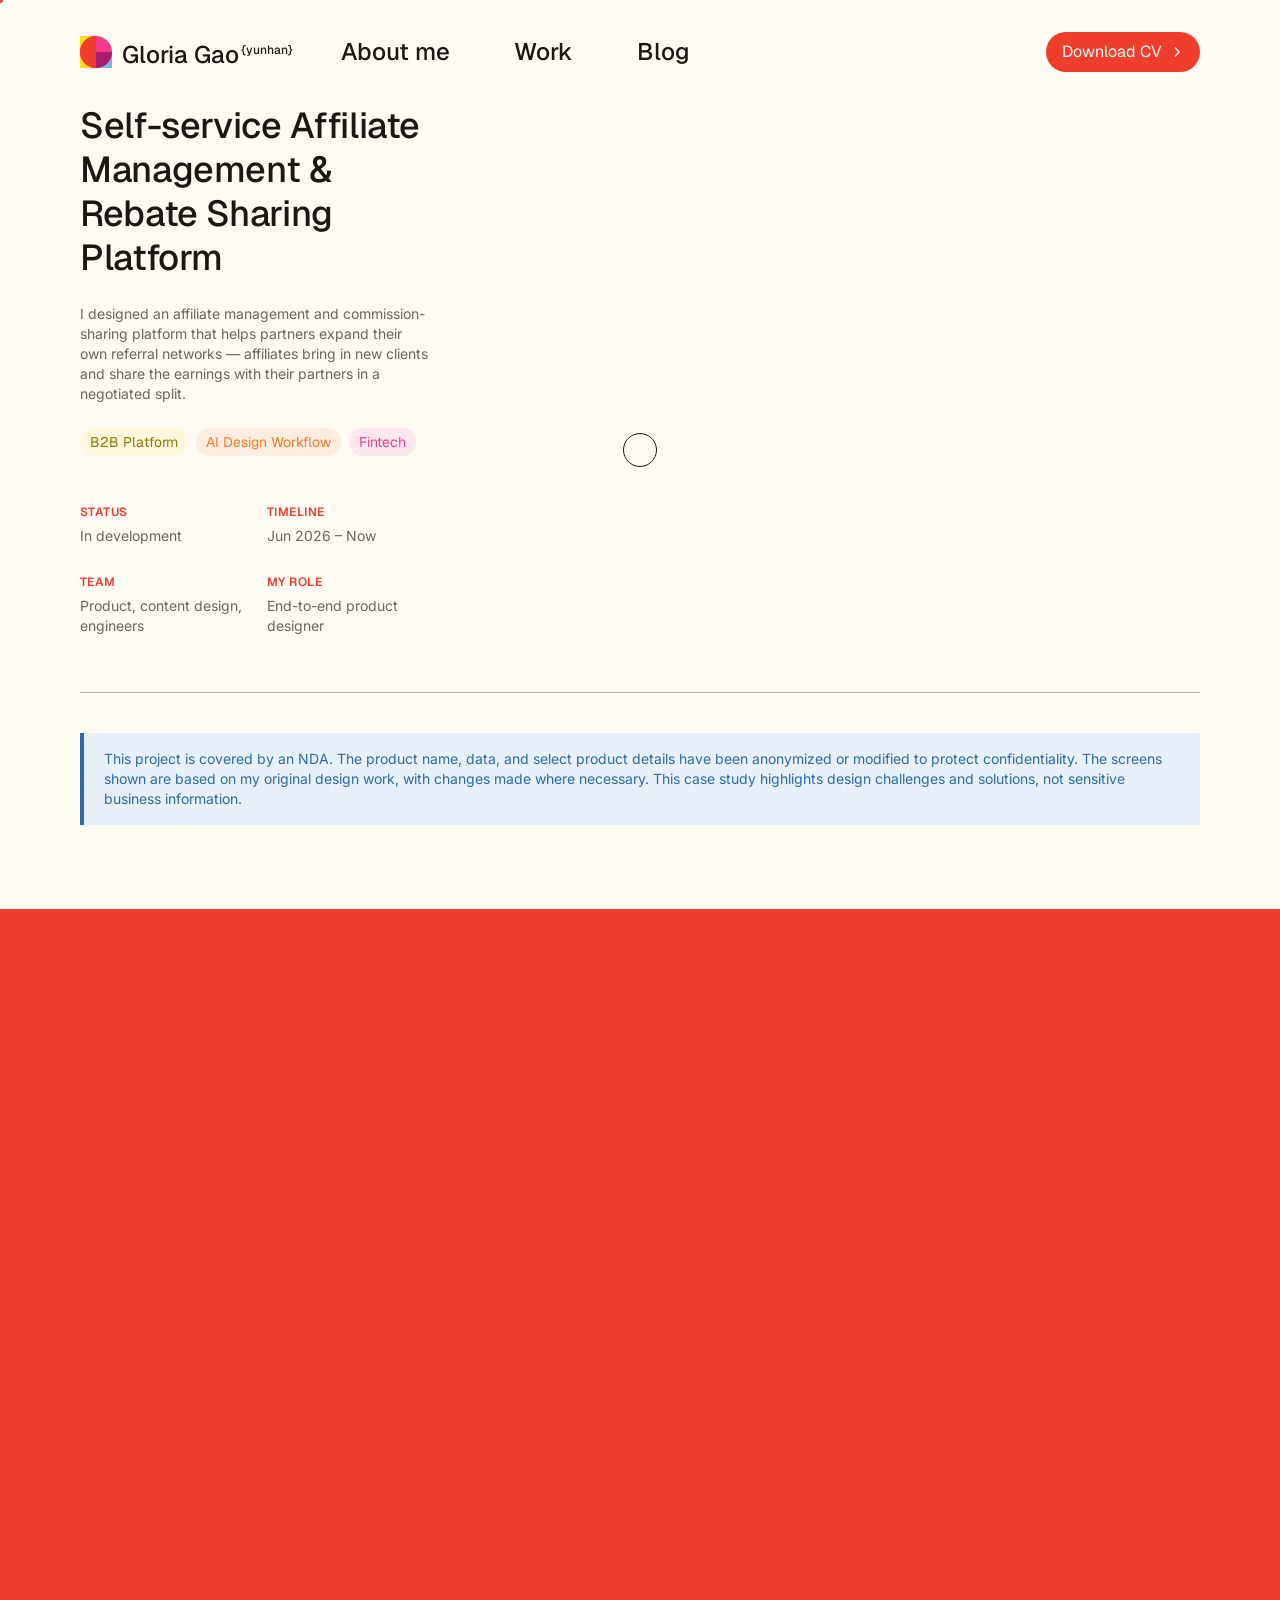
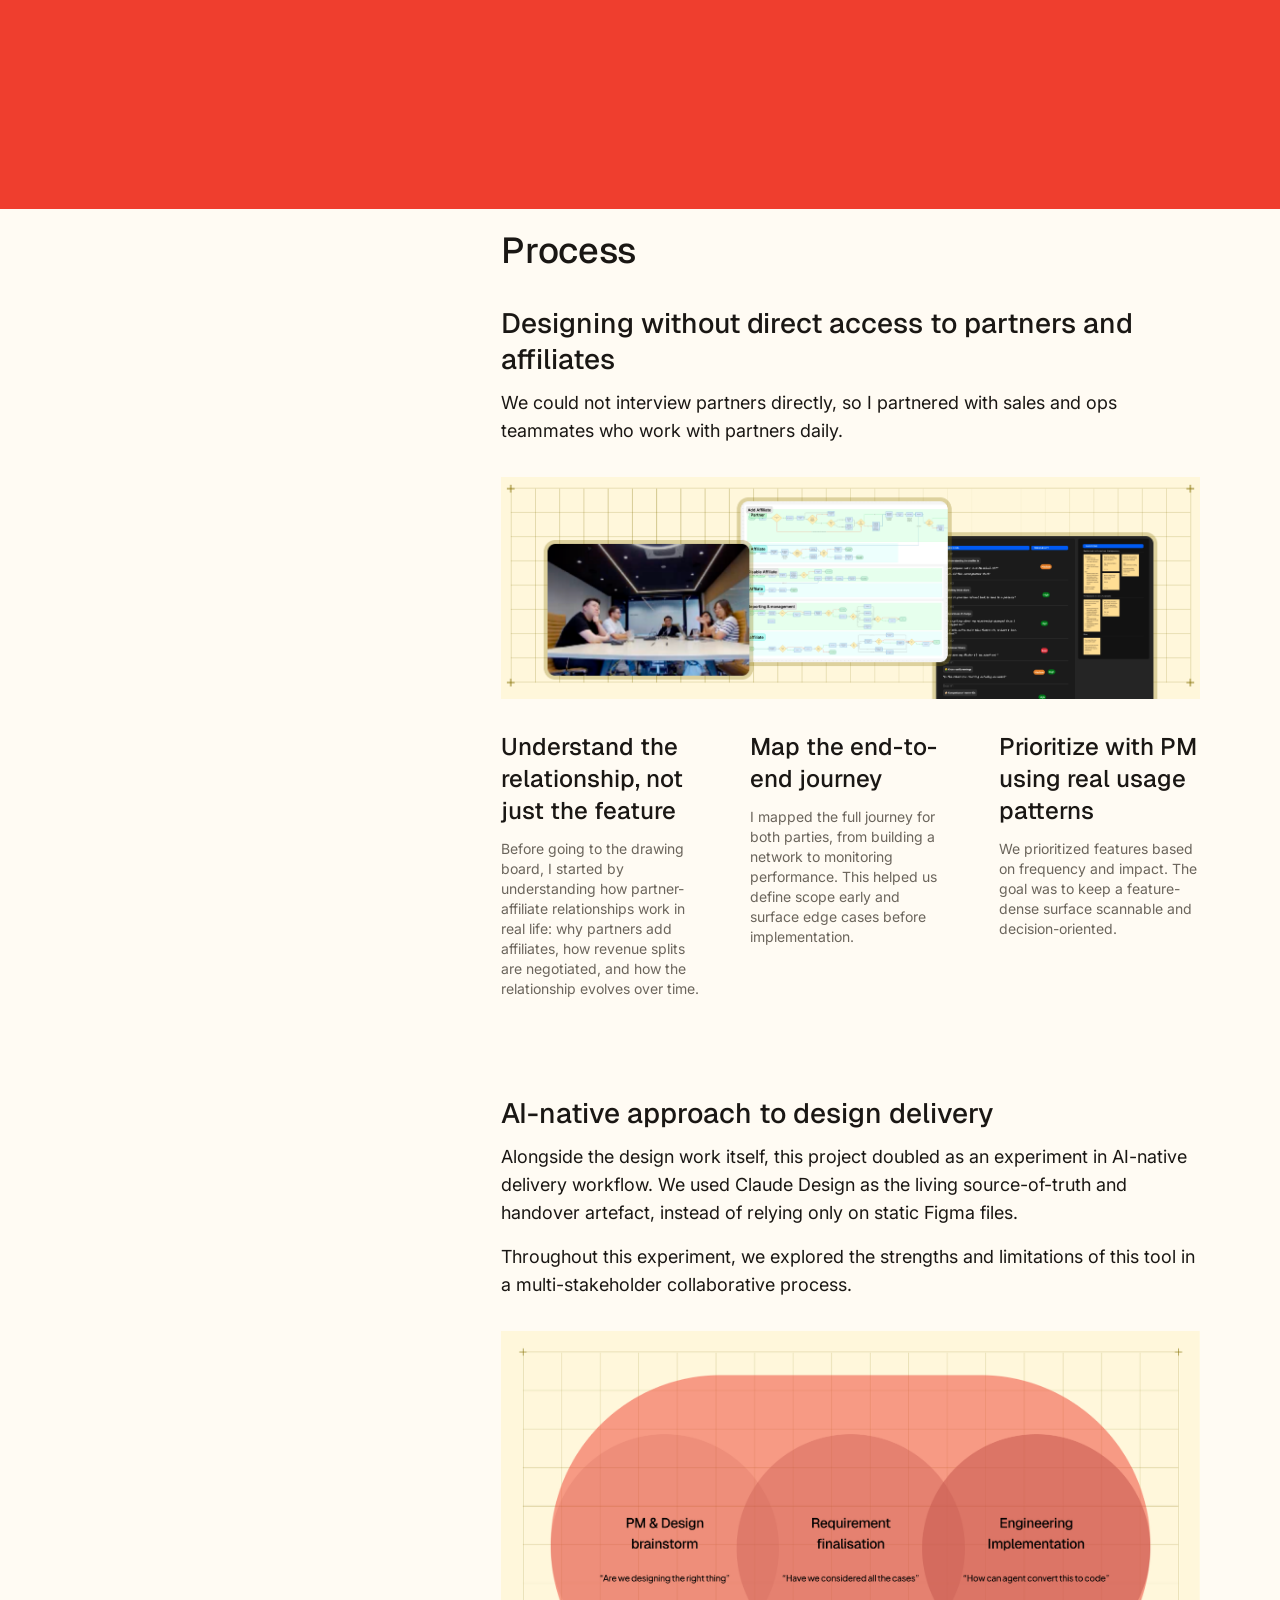
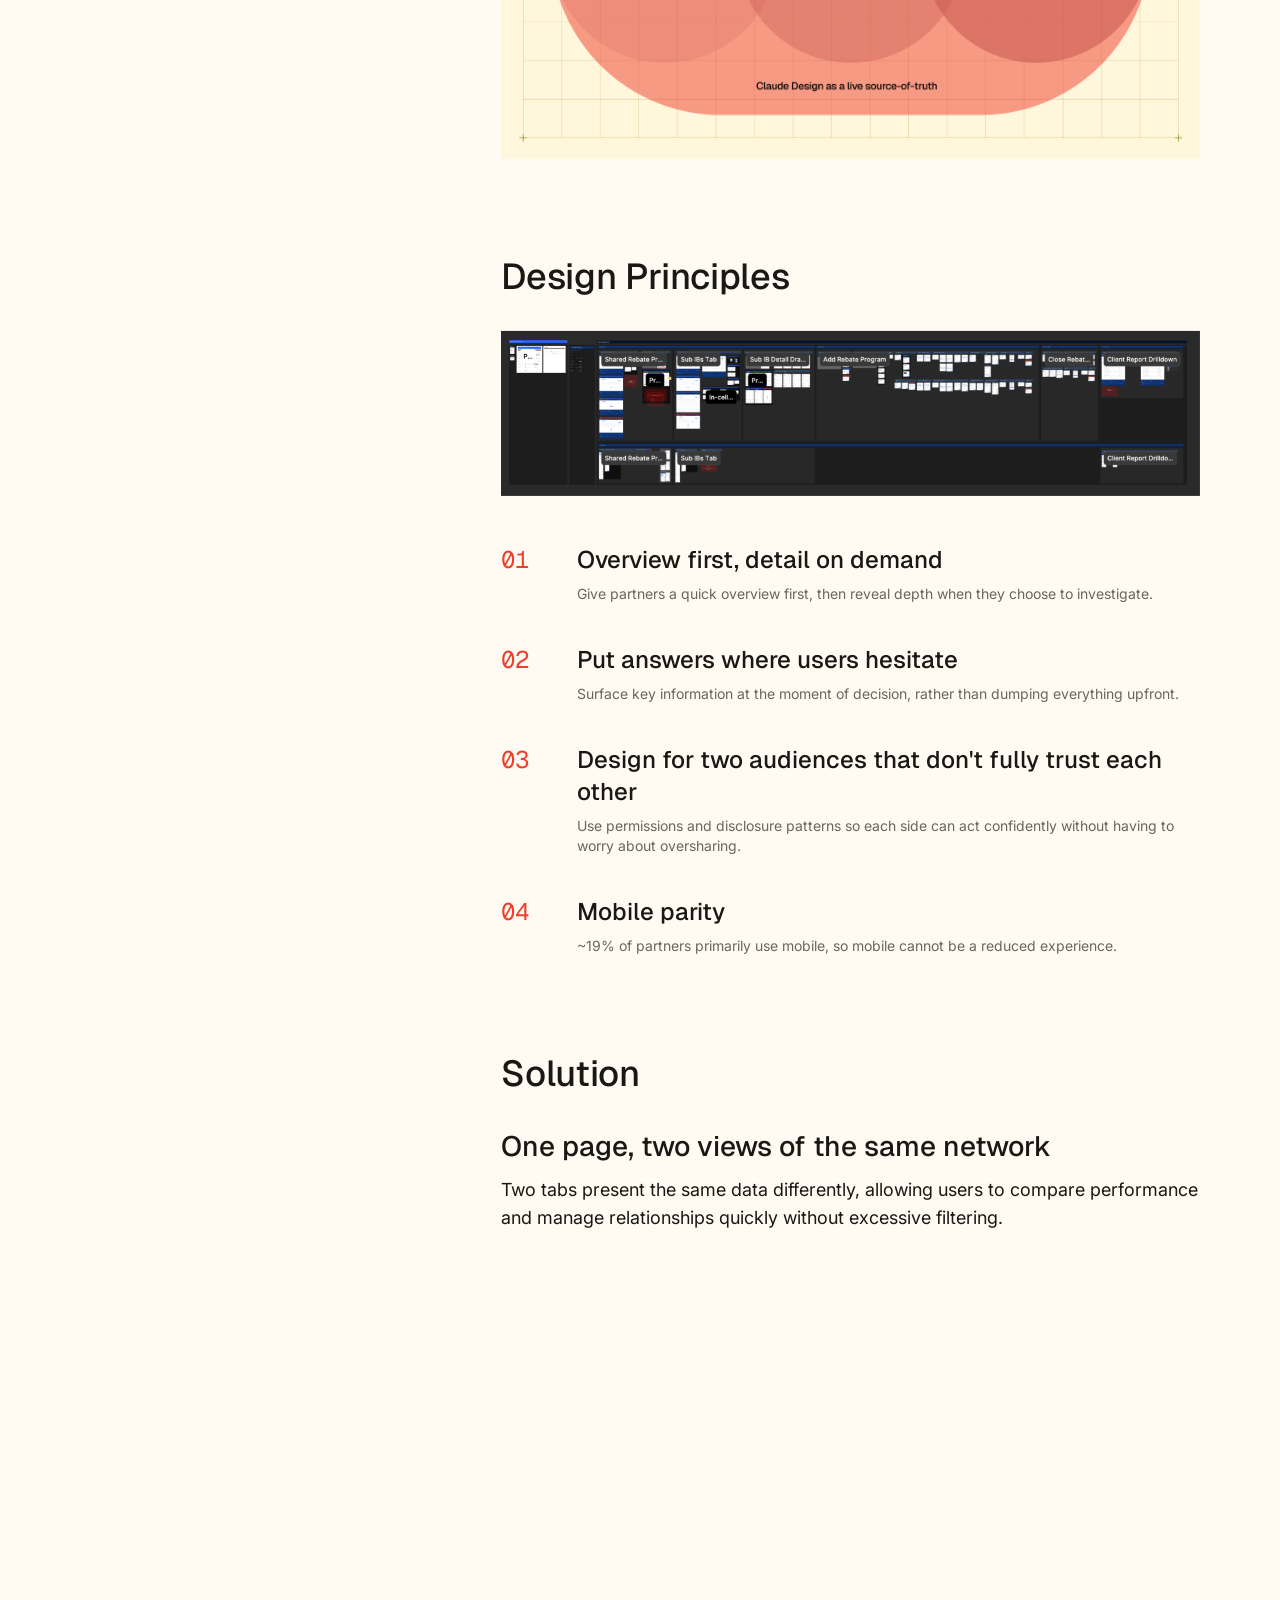
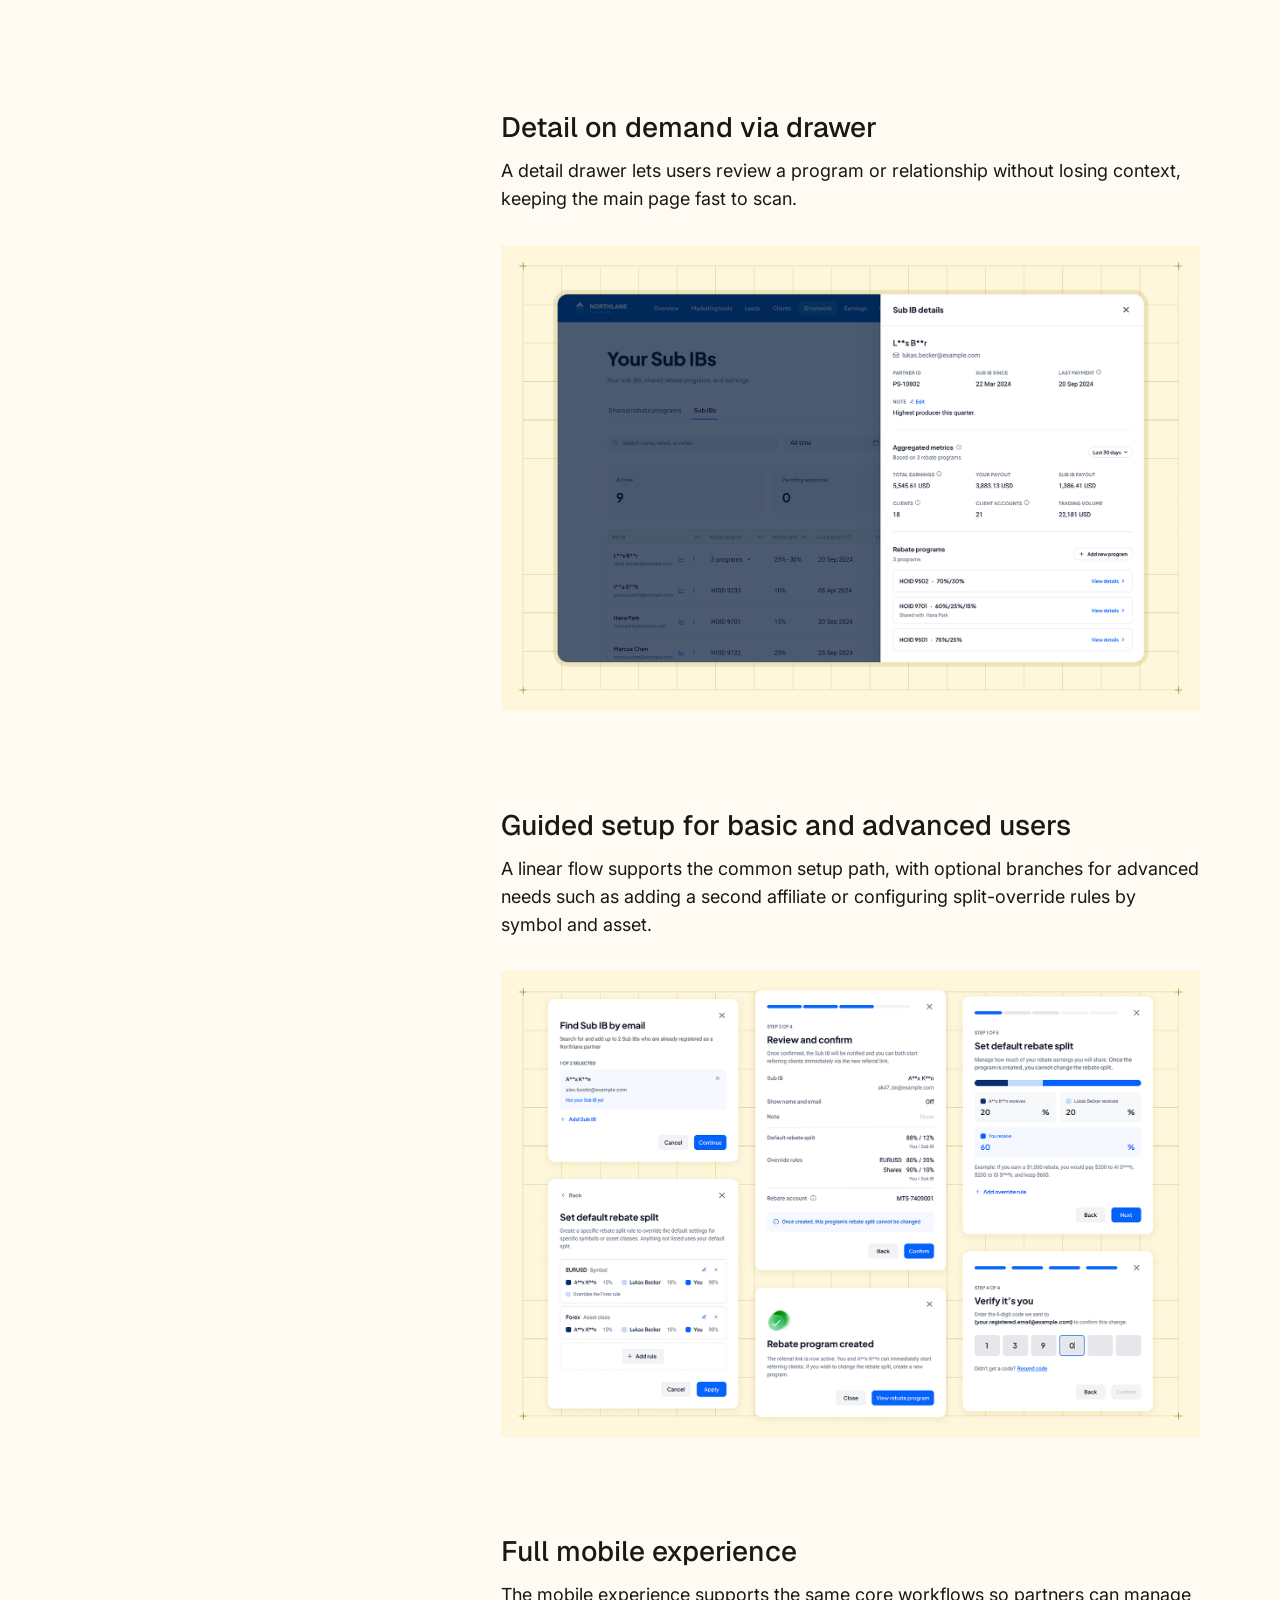
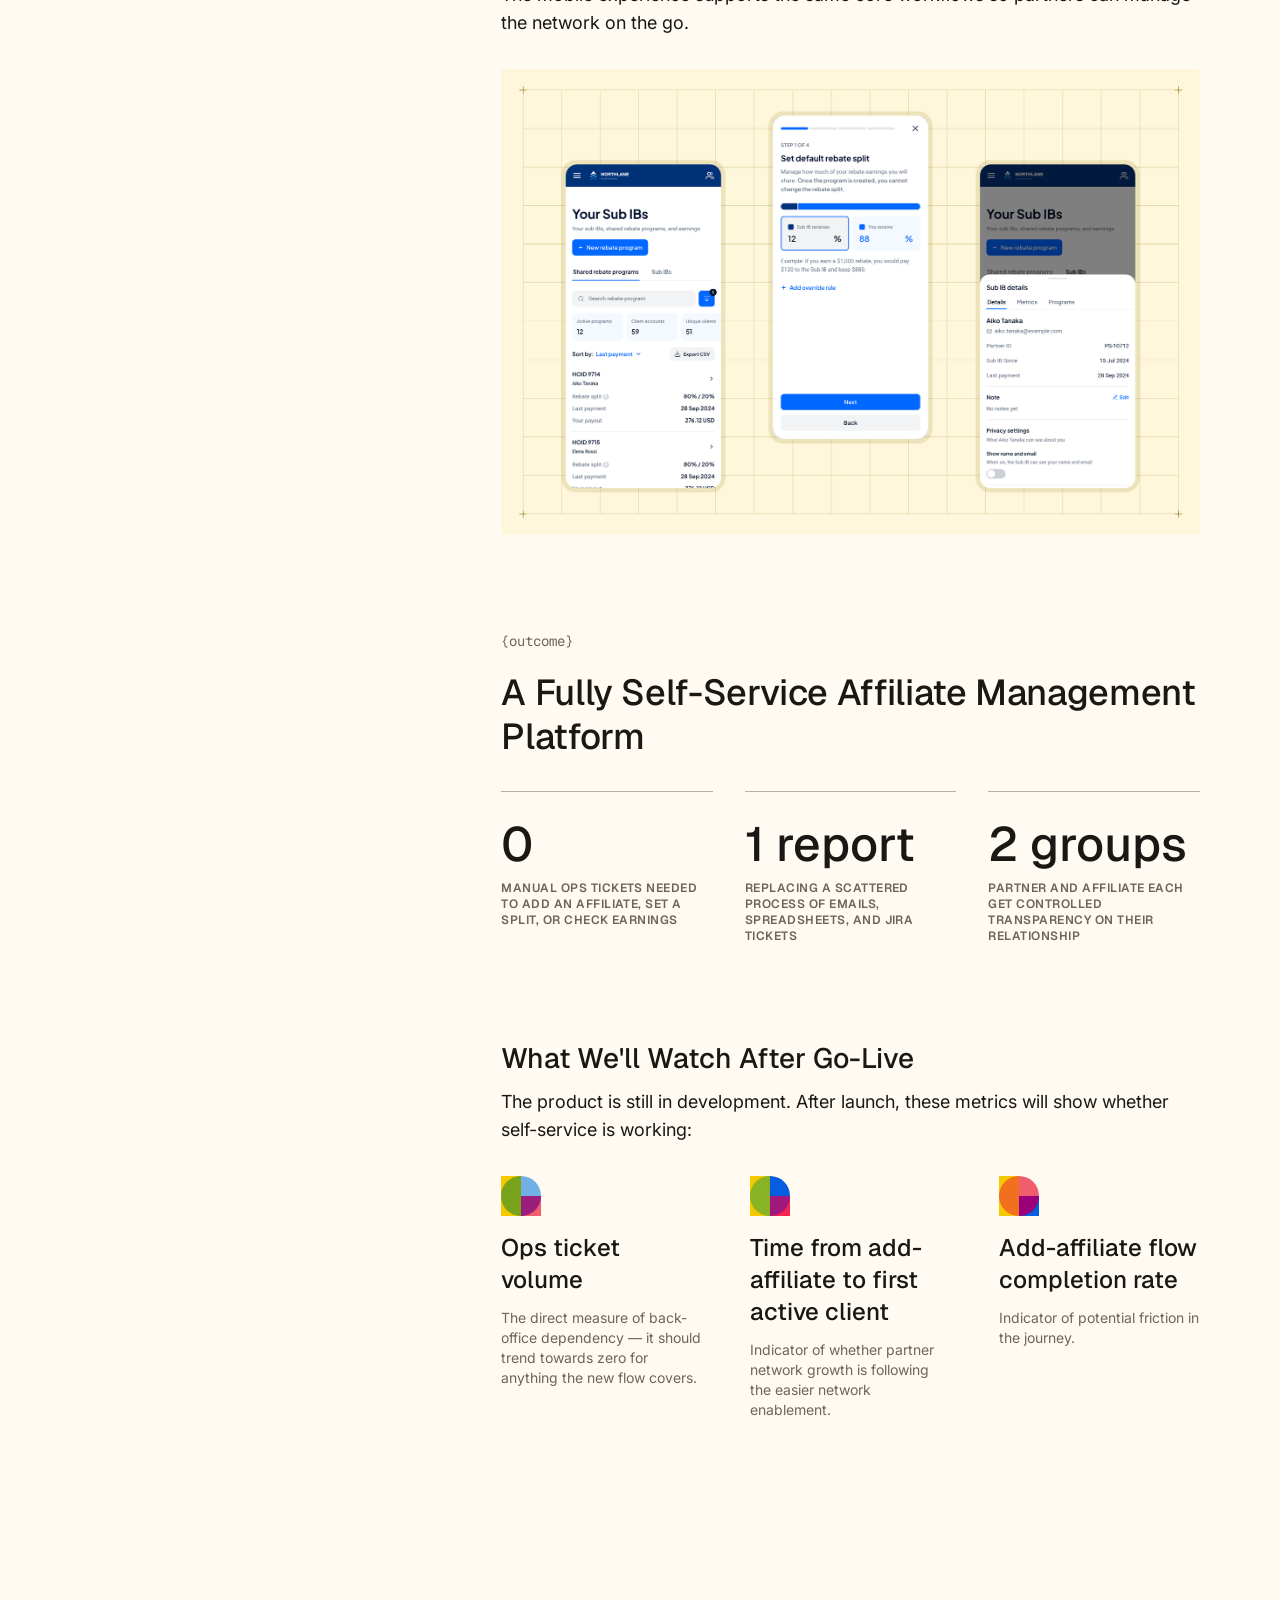
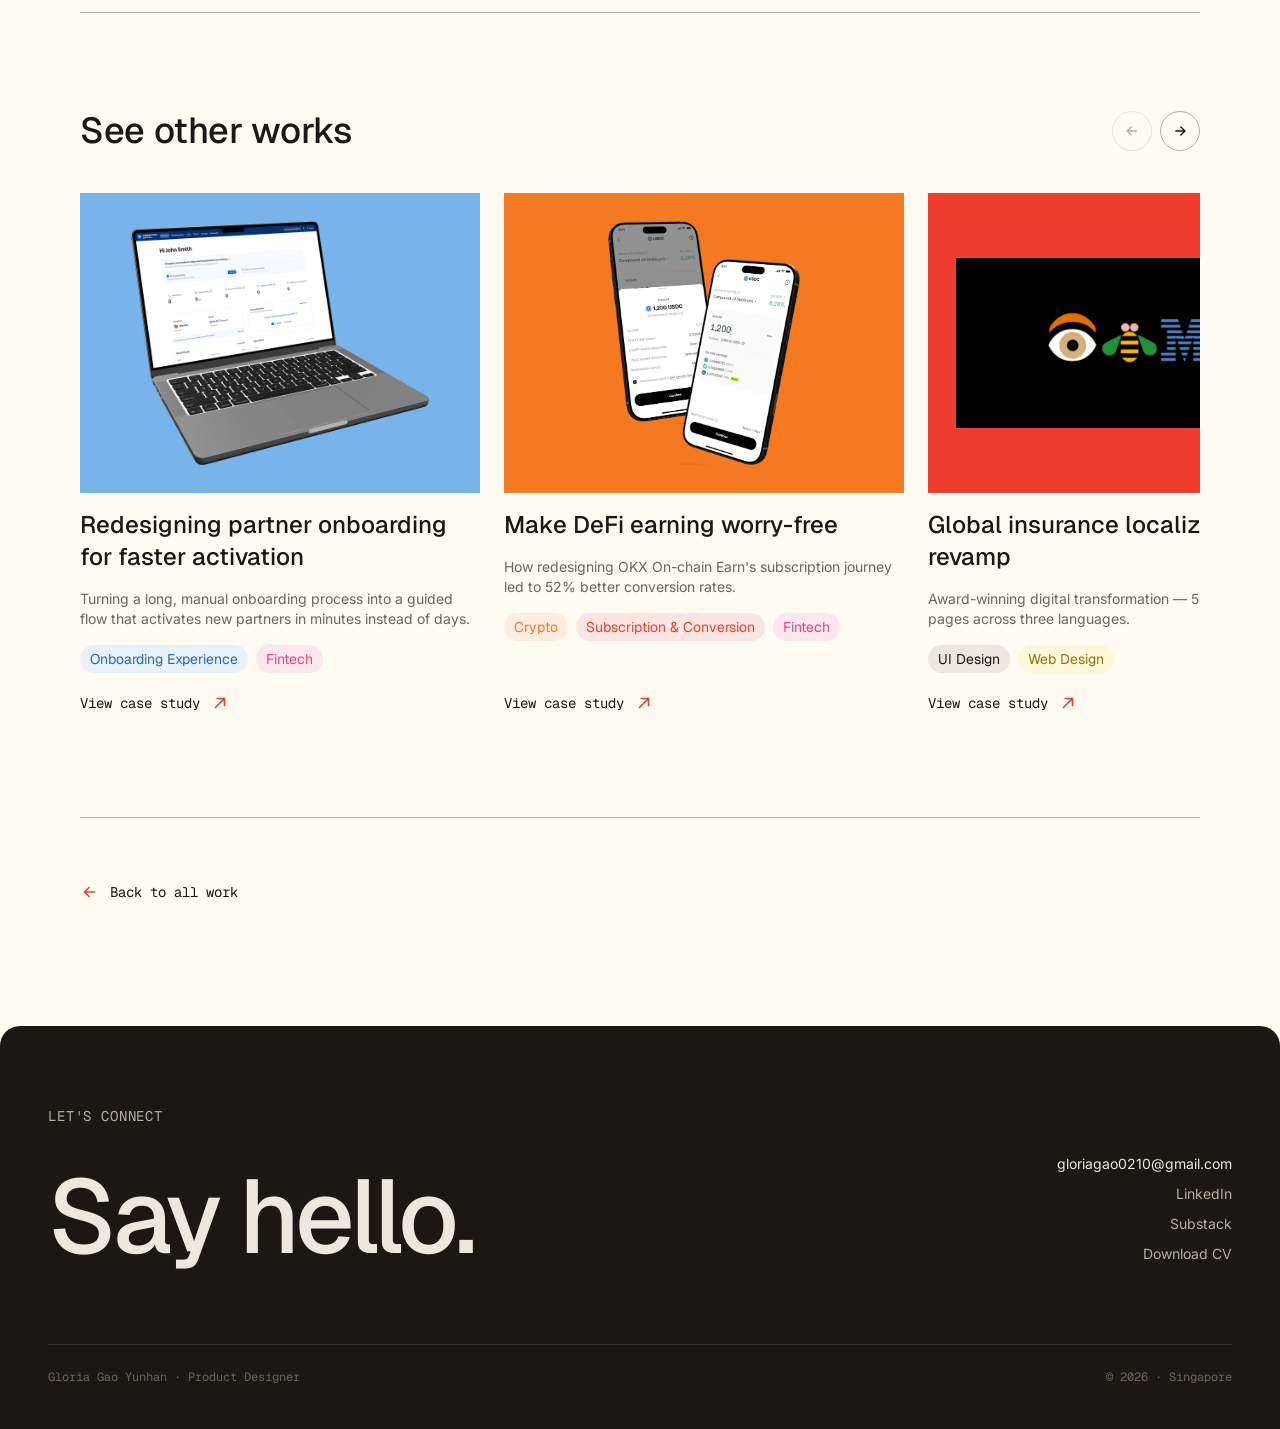
<file: case-affiliate.html>
<!DOCTYPE html>
<html lang="en">
<head>
<meta charset="UTF-8">
<meta name="viewport" content="width=device-width, initial-scale=1.0">
<title>Self-service Affiliate Management &amp; Rebate Sharing — Gloria Gao</title>
<meta name="description" content="Designing a self-service affiliate management and rebate-sharing platform so partners can grow their referral networks without going through Operations.">
<link rel="icon" href="assets/logo.svg" type="image/svg+xml">

<!-- Fonts: Geist for headings, Inter for body, Nothing You Could Do for the editorial accent, Geist Mono for labels -->
<link rel="preconnect" href="https://fonts.googleapis.com">
<link rel="preconnect" href="https://fonts.gstatic.com" crossorigin>
<link href="https://fonts.googleapis.com/css2?family=Geist:wght@400;500;600;700&family=Geist+Mono:wght@400;500;600&family=Inter:wght@400;500;600;700&family=Nothing+You+Could+Do&display=swap" rel="stylesheet">

<!-- ?v= is a cache-buster: bump the number whenever styles.css changes so browsers
     fetch the new file instead of reusing the copy they already have. -->
<link rel="stylesheet" href="css/styles.css?v=58">
</head>
<body>

<!-- Preloader: shown for a moment while the page "counts up" to 100% —
     but only on the first page of a visit. The inline script right below
     must run before anything paints, so it can mark <html> before the
     browser ever draws the black overlay on a repeat page; the render-
     blocking stylesheet above guarantees no paint happens before both this
     and it have run. See js/script.js section 1 for the JS-side half. -->
<div class="preloader" data-preloader>
  <div class="preloader-top">
    <span class="preloader-label">Gloria Gao — Portfolio 2026</span>
    <span class="preloader-count"><span data-count>0</span>%</span>
  </div>
  <div class="preloader-bar"><div class="preloader-bar-fill" data-bar></div></div>
</div>
<script>
  if (sessionStorage.getItem('gg-preloader-seen')) {
    document.documentElement.classList.add('skip-preloader');
  } else {
    sessionStorage.setItem('gg-preloader-seen', '1');
  }
</script>

<!-- Page-transition curtain, swipes up when you click an internal link.
     Starts pre-covered (no animation, just present) when arriving via one
     of those links, so there's something to tuck away from — see
     js/script.js section 8 for the reveal that plays once this state has
     actually painted, and the "why inline / why here" reasoning (same
     no-flash requirement as the preloader-skip check above: must run
     before first paint, which the render-blocking stylesheet guarantees
     for anything this early in <body>). -->
<div class="curtain" data-curtain></div>
<script>
  if (sessionStorage.getItem('gg-curtain-incoming')) {
    sessionStorage.removeItem('gg-curtain-incoming');
    document.querySelector('[data-curtain]').classList.add('is-active');
  }
</script>

<!-- Custom cursor (desktop only) — without this markup the page has no visible cursor at all -->
<div class="cursor-ring" data-cursor-ring></div>
<div class="cursor-dot" data-cursor-dot></div>

<div class="page case-study">

  <!-- ==================== NAVIGATION ==================== -->
  <nav class="navbar">
    <div class="nav-left">
      <a href="index.html" data-transition class="nav-logo" aria-label="Gloria Gao — home">
        <svg width="32" height="32" viewBox="0 0 168 168" fill="none" xmlns="http://www.w3.org/2000/svg" aria-hidden="true">
          <rect width="84" height="168" fill="#FFE020"/>
          <rect x="84" y="84" width="84" height="84" fill="#78B4EA"/>
          <circle cx="84" cy="84" r="84" fill="#F23C8A"/>
          <path d="M 83.626 167.999 C 37.234 167.793 -0.206 130.017 0.001 83.626 C 0.207 37.234 37.983 -0.206 84.374 0.001 L 83.626 167.999 Z" fill="#EF3E2E"/>
          <path transform="translate(83.626 84.002)" d="M 84.373 0.374 C 84.167 46.766 46.391 84.206 0 83.999 L 0.374 0 L 84.373 0.374 Z" fill="#A61E6E"/>
        </svg>
        <span class="nav-logo-word">Gloria Gao<sup>{yunhan}</sup></span>
      </a>
      <div class="nav-links">
        <a href="about.html" data-transition>About me</a>
        <a href="index.html#work" data-transition>Work</a>
        <a href="https://aicuriousdesigner.substack.com/" target="_blank" rel="noopener">Blog</a>
      </div>
    </div>
    <a href="assets/Gloria-Gao-CV.pdf" class="btn btn-primary btn-sm nav-cta">
      Download CV
      <svg width="14" height="14" viewBox="0 0 16 16" fill="none" aria-hidden="true"><path d="M6 3.5 L10.5 8 L6 12.5" stroke="currentColor" stroke-width="1.6" stroke-linecap="round" stroke-linejoin="round"/></svg>
    </a>
  </nav>

  <!-- .cs-shell holds the whole page to a max width with 80px either side -->
  <div class="cs-shell">

  <!-- ==================== HEADER ====================
       Two columns: title / description / details on the left, hero image on
       the right. -->
  <header class="cs-header">
    <div class="cs-intro">
      <div class="cs-intro-top">
        <h1 class="cs-title">Self-service Affiliate Management &amp; Rebate Sharing Platform</h1>
        <p class="cs-body-sm">I designed an affiliate management and commission-sharing platform that helps partners expand their own referral networks — affiliates bring in new clients and share the earnings with their partners in a negotiated split.</p>
        <div class="tags">
          <span class="tag tag-yellow">B2B Platform</span>
          <span class="tag tag-orange">AI Design Workflow</span>
          <span class="tag tag-pink">Fintech</span>
        </div>
      </div>

      <dl class="cs-meta">
        <div>
          <dt class="cs-meta-label">Status</dt>
          <dd class="cs-body-sm">In development</dd>
        </div>
        <div>
          <dt class="cs-meta-label">Timeline</dt>
          <dd class="cs-body-sm">Jun 2026 – Now</dd>
        </div>
        <div>
          <dt class="cs-meta-label">Team</dt>
          <dd class="cs-body-sm">Product, content design, engineers</dd>
        </div>
        <div>
          <dt class="cs-meta-label">My role</dt>
          <dd class="cs-body-sm">End-to-end product designer</dd>
        </div>
      </dl>
    </div>

    <div class="cs-hero-media">
      <figure class="cs-figure cs-figure--plain">
        <video autoplay loop muted playsinline preload="metadata" src="assets/affiliate/hero.mp4"></video>
      </figure>
    </div>
  </header>

  <!-- NDA / anonymization notice — sits right under the header, before the
       first section, since it applies to everything below it on the page. -->
  <div class="cs-callout">
    <p class="cs-body-sm">This project is covered by an NDA. The product name, data, and select product details have been anonymized or modified to protect confidentiality. The screens shown are based on my original design work, with changes made where necessary. This case study highlights design challenges and solutions, not sensitive business information.</p>
  </div>

  <!-- ==================== BODY + STICKY SIDE NAV ====================
       Same two columns as the header above, so the content lines up under
       the hero image and the nav lines up under the title. The nav sticks
       as you scroll and highlights the section you're in (section 7 of
       js/script.js). Both columns collapse below 1200px. -->
  <div class="cs-main">

    <div class="cs-sidenav-col">
      <nav class="cs-sidenav" data-sidenav aria-label="Case study sections">
        <p class="cs-sidenav-label">On this page</p>
        <ul>
          <li><a href="#challenge">The Challenge</a></li>
          <li><a href="#goals">Business Goals</a></li>
          <li><a href="#process">Process</a></li>
          <li><a href="#principles">Design Principles</a></li>
          <li><a href="#solution">Solution</a></li>
          <li><a href="#outcome">Outcome</a></li>
        </ul>
      </nav>
    </div>

    <div class="cs-content">

  <!-- ==================== THE CHALLENGE ==================== -->
  <section class="cs-section" id="challenge">
    <div data-reveal>
      <div class="cs-label">The challenge</div>
      <h2 class="cs-h2">Partners couldn't grow their affiliate networks without relying on the Operations team</h2>
      <p class="cs-body">Our platform lets partners work with affiliates who refer new clients and earn a negotiated share of revenue. Previously, adding affiliates, agreeing splits, and reviewing performance required manual setup through an account manager, which took days and created heavy ops workload. This slowed partner growth and buried ops in repetitive setup requests.</p>
    </div>
  </section>

  <!-- ==================== BUSINESS GOALS ==================== -->
  <section class="cs-section" id="goals">
    <div data-reveal>
      <h2 class="cs-h2">Business Goals</h2>
      <div class="cs-grid-3">
        <div class="cs-grid-item">
          <img class="cs-goal-icon" src="assets/illustrations/logo-pattern-01.svg" alt="" width="40" height="40">
          <h3 class="cs-h4">Give partners full control of their network</h3>
          <p class="cs-body-sm">Enable self-service across the full lifecycle from adding an affiliate to performance monitoring.</p>
        </div>
        <div class="cs-grid-item">
          <img class="cs-goal-icon" src="assets/illustrations/logo-pattern-02.svg" alt="" width="40" height="40">
          <h3 class="cs-h4">Reduce operation cost and manual effort</h3>
          <p class="cs-body-sm">Remove manual relationship setup and shorten the time for a new affiliate to start earning.</p>
        </div>
        <div class="cs-grid-item">
          <img class="cs-goal-icon" src="assets/illustrations/logo-pattern-04.svg" alt="" width="40" height="40">
          <h3 class="cs-h4">Preserve partner-affiliate transparency and privacy balance</h3>
          <p class="cs-body-sm">Keep the existing balance between what partners need to manage the relationship and what affiliates should (and shouldn't) see.</p>
        </div>
      </div>
    </div>
  </section>

  <!-- ==================== PROCESS ====================
       Two sub-parts, matching the source's own structure: the workaround
       for not having direct partner/affiliate access, then a separate note
       on the AI-native delivery experiment this project doubled as. Both
       images are placeholders — nothing exists yet for either. -->
  <section class="cs-section" id="process">
    <div data-reveal>
      <h2 class="cs-h2">Process</h2>
    </div>

    <div data-reveal style="margin-top:32px;">
      <h3 class="cs-h3">Designing without direct access to partners and affiliates</h3>
      <p class="cs-body">We could not interview partners directly, so I partnered with sales and ops teammates who work with partners daily.</p>
    </div>
    <div data-reveal style="margin-top:32px;">
      <figure class="cs-figure cs-figure--plain">
        <img src="assets/affiliate/process.png" alt="Research artefacts: a team workshop photo, the end-to-end partner-affiliate journey mapped as swimlane flowcharts, and a table prioritizing findings by user goal and frequency" loading="lazy" decoding="async" width="1440" height="458">
      </figure>
    </div>
    <div data-reveal style="margin-top:32px;">
      <div class="cs-grid-3">
        <div class="cs-grid-item">
          <h3 class="cs-h4">Understand the relationship, not just the feature</h3>
          <p class="cs-body-sm">Before going to the drawing board, I started by understanding how partner-affiliate relationships work in real life: why partners add affiliates, how revenue splits are negotiated, and how the relationship evolves over time.</p>
        </div>
        <div class="cs-grid-item">
          <h3 class="cs-h4">Map the end-to-end journey</h3>
          <p class="cs-body-sm">I mapped the full journey for both parties, from building a network to monitoring performance. This helped us define scope early and surface edge cases before implementation.</p>
        </div>
        <div class="cs-grid-item">
          <h3 class="cs-h4">Prioritize with PM using real usage patterns</h3>
          <p class="cs-body-sm">We prioritized features based on frequency and impact. The goal was to keep a feature-dense surface scannable and decision-oriented.</p>
        </div>
      </div>
    </div>

    <div data-reveal style="margin-top:96px;">
      <h3 class="cs-h3">AI-native approach to design delivery</h3>
      <p class="cs-body">Alongside the design work itself, this project doubled as an experiment in AI-native delivery workflow. We used Claude Design as the living source-of-truth and handover artefact, instead of relying only on static Figma files.</p>
      <p class="cs-body" style="margin-top:16px;">Throughout this experiment, we explored the strengths and limitations of this tool in a multi-stakeholder collaborative process.</p>
    </div>
    <div data-reveal style="margin-top:32px;">
      <figure class="cs-figure cs-figure--plain">
        <img src="assets/affiliate/ai-process.png" alt="A three-part Venn diagram: PM and design brainstorm asking whether we're designing the right thing, requirement finalisation asking whether all cases are considered, and engineering implementation asking how an agent can convert this to code, unified by Claude Design as a live source of truth" loading="lazy" decoding="async" width="1600" height="979">
      </figure>
    </div>
  </section>

  <!-- ==================== DESIGN PRINCIPLES ==================== -->
  <section class="cs-section" id="principles">
    <div data-reveal>
      <h2 class="cs-h2">Design Principles</h2>
    </div>
    <div data-reveal style="margin-top:32px;">
      <figure class="cs-figure cs-figure--plain">
        <img src="assets/affiliate/design-file.png" alt="A Figma canvas overview of the affiliate management flows: shared rebate programs, the partner detail drawer, and the guided rebate-program setup" loading="lazy" decoding="async" width="1215" height="287">
      </figure>
    </div>
    <div data-reveal style="margin-top:32px;">
      <ol class="cs-principles">
        <li>
          <div class="cs-principle-body">
            <h3 class="cs-h4">Overview first, detail on demand</h3>
            <p class="cs-body-sm">Give partners a quick overview first, then reveal depth when they choose to investigate.</p>
          </div>
        </li>
        <li>
          <div class="cs-principle-body">
            <h3 class="cs-h4">Put answers where users hesitate</h3>
            <p class="cs-body-sm">Surface key information at the moment of decision, rather than dumping everything upfront.</p>
          </div>
        </li>
        <li>
          <div class="cs-principle-body">
            <h3 class="cs-h4">Design for two audiences that don't fully trust each other</h3>
            <p class="cs-body-sm">Use permissions and disclosure patterns so each side can act confidently without having to worry about oversharing.</p>
          </div>
        </li>
        <li>
          <div class="cs-principle-body">
            <h3 class="cs-h4">Mobile parity</h3>
            <p class="cs-body-sm">~19% of partners primarily use mobile, so mobile cannot be a reduced experience.</p>
          </div>
        </li>
      </ol>
    </div>
  </section>

  <!-- ==================== SOLUTION ==================== -->
  <section class="cs-section" id="solution">
    <div data-reveal>
      <h2 class="cs-h2">Solution</h2>
    </div>

    <div class="cs-solution" data-reveal>
      <div>
        <h3 class="cs-h3">One page, two views of the same network</h3>
        <p class="cs-body">Two tabs present the same data differently, allowing users to compare performance and manage relationships quickly without excessive filtering.</p>
      </div>
      <div>
        <figure class="cs-figure cs-figure--plain">
          <video autoplay loop muted playsinline preload="metadata" src="assets/affiliate/demo-1.mp4"></video>
        </figure>
      </div>
    </div>

    <div class="cs-solution" data-reveal>
      <div>
        <h3 class="cs-h3">Detail on demand via drawer</h3>
        <p class="cs-body">A detail drawer lets users review a program or relationship without losing context, keeping the main page fast to scan.</p>
      </div>
      <div>
        <figure class="cs-figure cs-figure--plain">
          <img src="assets/affiliate/demo-2.png" alt="A partner detail drawer sliding in over the shared rebate programs table, showing aggregated earnings, clients, and rebate programs for one affiliate" loading="lazy" decoding="async" width="1600" height="1067">
        </figure>
      </div>
    </div>

    <div class="cs-solution" data-reveal>
      <div>
        <h3 class="cs-h3">Guided setup for basic and advanced users</h3>
        <p class="cs-body">A linear flow supports the common setup path, with optional branches for advanced needs such as adding a second affiliate or configuring split-override rules by symbol and asset.</p>
      </div>
      <div>
        <figure class="cs-figure cs-figure--plain">
          <img src="assets/affiliate/demo-3.png" alt="The guided rebate-program setup flow: finding an affiliate by email, setting the default rebate split with symbol- and asset-level overrides, reviewing and confirming, and verifying with a one-time code" loading="lazy" decoding="async" width="1600" height="1067">
        </figure>
      </div>
    </div>

    <div class="cs-solution" data-reveal>
      <div>
        <h3 class="cs-h3">Full mobile experience</h3>
        <p class="cs-body">The mobile experience supports the same core workflows so partners can manage the network on the go.</p>
      </div>
      <div>
        <figure class="cs-figure cs-figure--plain">
          <img src="assets/affiliate/demo-4.png" alt="Three mobile screens: the affiliate list with earnings summary, the guided rebate-split setup, and the affiliate detail drawer with privacy settings" loading="lazy" decoding="async" width="1600" height="1067">
        </figure>
      </div>
    </div>
  </section>

  <!-- ==================== OUTCOME ====================
       Two parts: today's metrics (real, but not percentages — text values,
       so no trend arrows) and the forward-looking metrics that only make
       sense once the product has actually shipped. -->
  <section class="cs-section" id="outcome">
    <div data-reveal>
      <div class="cs-label">Outcome</div>
      <h2 class="cs-h2">A Fully Self-Service Affiliate Management Platform</h2>
      <div class="cs-metrics">
        <div class="cs-metric">
          <span class="cs-metric-value">0</span>
          <span class="cs-metric-label">Manual ops tickets needed to add an affiliate, set a split, or check earnings</span>
        </div>
        <div class="cs-metric">
          <span class="cs-metric-value">1 report</span>
          <span class="cs-metric-label">Replacing a scattered process of emails, spreadsheets, and Jira tickets</span>
        </div>
        <div class="cs-metric">
          <span class="cs-metric-value">2 groups</span>
          <span class="cs-metric-label">Partner and affiliate each get controlled transparency on their relationship</span>
        </div>
      </div>
    </div>

    <div data-reveal style="margin-top:96px;">
      <h3 class="cs-h3">What We'll Watch After Go-Live</h3>
      <p class="cs-body">The product is still in development. After launch, these metrics will show whether self-service is working:</p>
      <div class="cs-grid-3" style="margin-top:32px;">
        <div class="cs-grid-item">
          <img class="cs-goal-icon" src="assets/illustrations/logo-pattern-03.svg" alt="" width="40" height="40">
          <h3 class="cs-h4">Ops ticket volume</h3>
          <p class="cs-body-sm">The direct measure of back-office dependency — it should trend towards zero for anything the new flow covers.</p>
        </div>
        <div class="cs-grid-item">
          <img class="cs-goal-icon" src="assets/illustrations/logo-pattern-07.svg" alt="" width="40" height="40">
          <h3 class="cs-h4">Time from add-affiliate to first active client</h3>
          <p class="cs-body-sm">Indicator of whether partner network growth is following the easier network enablement.</p>
        </div>
        <div class="cs-grid-item">
          <img class="cs-goal-icon" src="assets/illustrations/logo-pattern-06.svg" alt="" width="40" height="40">
          <h3 class="cs-h4">Add-affiliate flow completion rate</h3>
          <p class="cs-body-sm">Indicator of potential friction in the journey.</p>
        </div>
      </div>
    </div>
  </section>

    </div><!-- /.cs-content -->
  </div><!-- /.cs-main -->

  <!-- ==================== SEE OTHER WORKS ====================
       The other three case studies, so a reader who has just finished this
       one can go straight to the next. Scrolls natively (CSS scroll-snap);
       script.js only adds the arrows, which hide when nothing overflows. -->
  <section class="cs-related" data-related aria-label="Other case studies">
    <div class="cs-related-head">
      <h2 class="cs-h2">See other works</h2>
      <div class="cs-related-nav" data-related-nav>
        <button type="button" class="cs-related-arrow" data-related-prev aria-label="Previous case study">
          <svg width="18" height="18" viewBox="0 0 22 22" fill="none" aria-hidden="true"><path d="M16 11 H6 M10 6 L5 11 L10 16" stroke="currentColor" stroke-width="1.8" stroke-linecap="round" stroke-linejoin="round"/></svg>
        </button>
        <button type="button" class="cs-related-arrow" data-related-next aria-label="Next case study">
          <svg width="18" height="18" viewBox="0 0 22 22" fill="none" aria-hidden="true"><path d="M6 11 H16 M12 6 L17 11 L12 16" stroke="currentColor" stroke-width="1.8" stroke-linecap="round" stroke-linejoin="round"/></svg>
        </button>
      </div>
    </div>
    <div class="cs-related-track" data-related-track>
      <a href="case-pepperstone.html" data-transition class="cs-related-card">
        <div class="cs-related-thumb" style="--thumb-bg:var(--color-blue);">
          <img src="assets/pepperstone/home-banner.webp" alt="The Pepperstone Partner Portal onboarding screen on a laptop, greeting a new partner with a profile-completion checklist" loading="lazy" decoding="async" width="1400" height="1144">
        </div>
        <h3 class="cs-related-title">Redesigning partner onboarding for faster activation</h3>
        <p class="cs-related-desc">Turning a long, manual onboarding process into a guided flow that activates new partners in minutes instead of days.</p>
        <div class="tags">
          <span class="tag tag-blue">Onboarding Experience</span>
          <span class="tag tag-pink">Fintech</span>
        </div>
        <span class="case-link">
          View case study
          <svg width="20" height="20" viewBox="0 0 22 22" fill="none" aria-hidden="true"><path d="M6 16 L16 6 M8 6 h8 v8" stroke="currentColor" stroke-width="1.8" stroke-linecap="round" stroke-linejoin="round"/></svg>
        </span>
      </a>
      <a href="case-okx.html" data-transition class="cs-related-card">
        <div class="cs-related-thumb" style="--thumb-bg:var(--color-orange);">
          <img src="assets/okx/home-banner.webp" alt="Two layered OKX On-chain Earn screens: subscribing to a USDC product, and the daily earnings breakdown" loading="lazy" decoding="async" width="1100" height="1401">
        </div>
        <h3 class="cs-related-title">Make DeFi earning worry-free</h3>
        <p class="cs-related-desc">How redesigning OKX On-chain Earn's subscription journey led to 52% better conversion rates.</p>
        <div class="tags">
          <span class="tag tag-orange">Crypto</span>
          <span class="tag tag-red">Subscription &amp; Conversion</span>
          <span class="tag tag-pink">Fintech</span>
        </div>
        <span class="case-link">
          View case study
          <svg width="20" height="20" viewBox="0 0 22 22" fill="none" aria-hidden="true"><path d="M6 16 L16 6 M8 6 h8 v8" stroke="currentColor" stroke-width="1.8" stroke-linecap="round" stroke-linejoin="round"/></svg>
        </span>
      </a>
      <a href="case-insurance.html" data-transition class="cs-related-card">
        <div class="cs-related-thumb" style="--thumb-bg:var(--color-red);">
          <img src="assets/insurance/hero.webp" alt="The IBM iX logo mark — an eye, a bee, and the letter M, spelling out 'I-B-M' as a rebus" loading="lazy" decoding="async" width="1600" height="788">
        </div>
        <h3 class="cs-related-title">Global insurance localization &amp; revamp</h3>
        <p class="cs-related-desc">Award-winning digital transformation &mdash; 500+ responsive pages across three languages.</p>
        <div class="tags">
          <span class="tag tag-neutral">UI Design</span>
          <span class="tag tag-yellow">Web Design</span>
        </div>
        <span class="case-link">
          View case study
          <svg width="20" height="20" viewBox="0 0 22 22" fill="none" aria-hidden="true"><path d="M6 16 L16 6 M8 6 h8 v8" stroke="currentColor" stroke-width="1.8" stroke-linecap="round" stroke-linejoin="round"/></svg>
        </span>
      </a>
    </div>
  </section>

  <!-- ==================== BACK TO WORK ==================== -->
  <div class="cs-pagenav">
    <a href="index.html#work" data-transition class="case-link">
      <svg width="20" height="20" viewBox="0 0 22 22" fill="none" aria-hidden="true"><path d="M16 11 H6 M10 6 L5 11 L10 16" stroke="currentColor" stroke-width="1.8" stroke-linecap="round" stroke-linejoin="round"/></svg>
      Back to all work
    </a>
  </div>

  </div><!-- /.cs-shell -->

  <!-- ==================== FOOTER / LET'S CONNECT ==================== -->
  <footer class="site-footer">
    <div class="container">
      <div class="eyebrow eyebrow-inverse">Let's connect</div>
      <div class="footer-top">
        <h2>Say hello.</h2>
        <div class="footer-links">
          <a href="mailto:gloriagao0210@gmail.com" class="footer-email">gloriagao0210@gmail.com</a>
          <a href="https://www.linkedin.com/in/gloria-yunhan-gao/" target="_blank" rel="noopener">LinkedIn</a>
          <a href="https://aicuriousdesigner.substack.com/" target="_blank" rel="noopener">Substack</a>
          <a href="assets/Gloria-Gao-CV.pdf" target="_blank" rel="noopener">Download CV</a>
        </div>
      </div>
      <div class="footer-bottom">
        <span>Gloria Gao Yunhan · Product Designer</span>
        <span>© 2026 · Singapore</span>
      </div>
    </div>
  </footer>

</div>

<script src="js/script.js?v=56"></script>
</body>
</html>
</file>
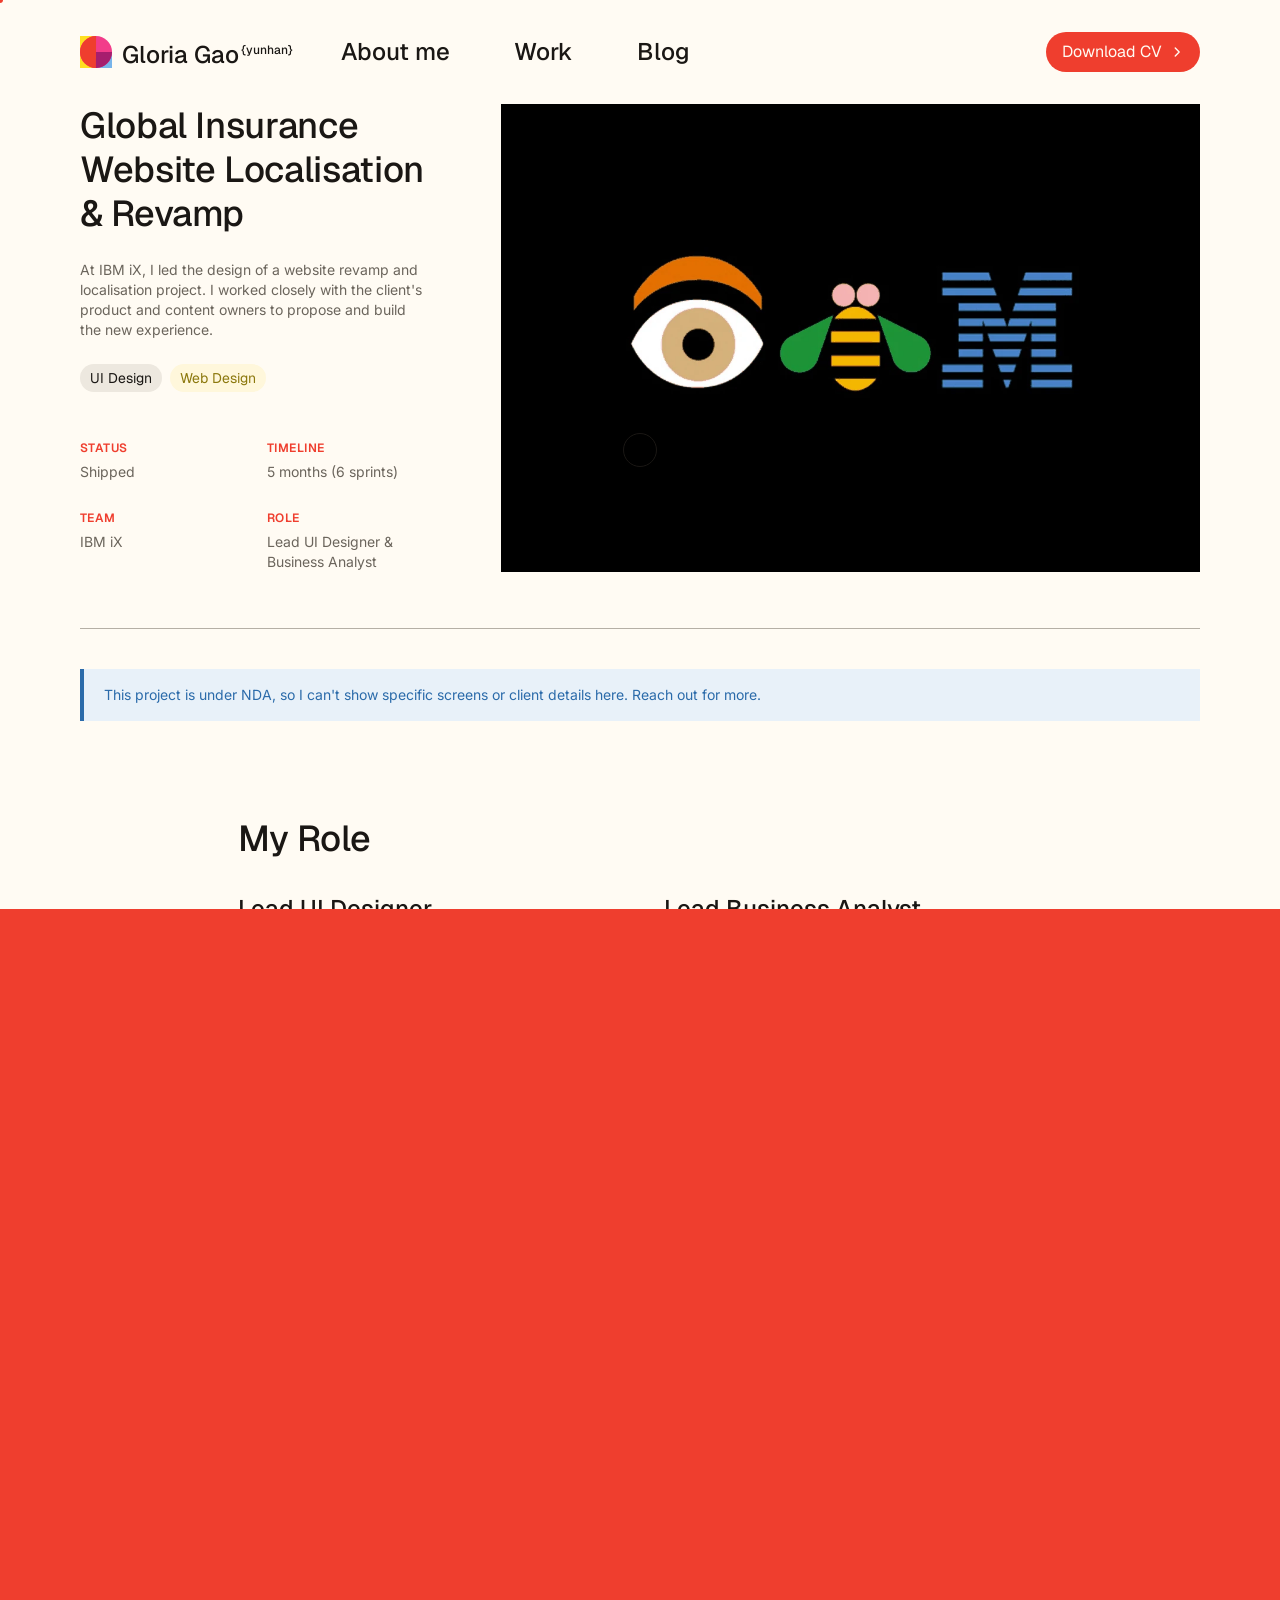
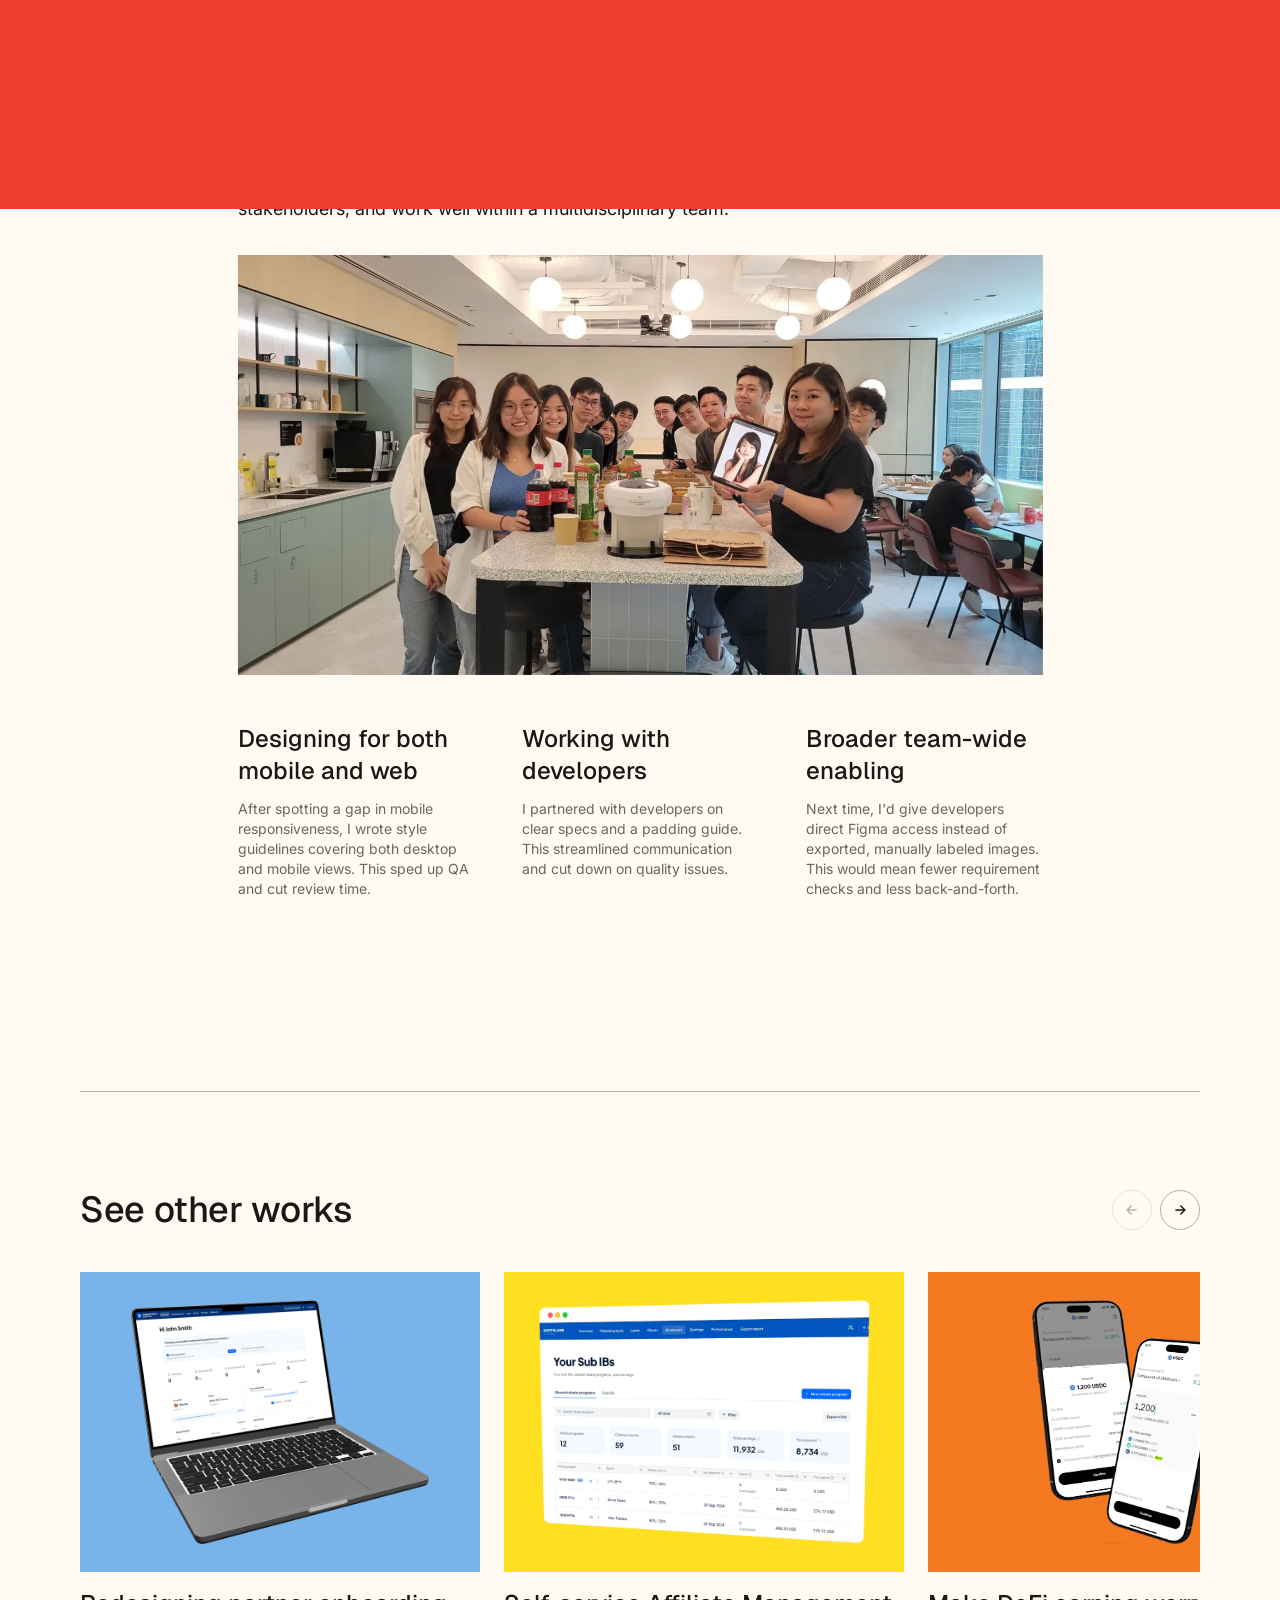
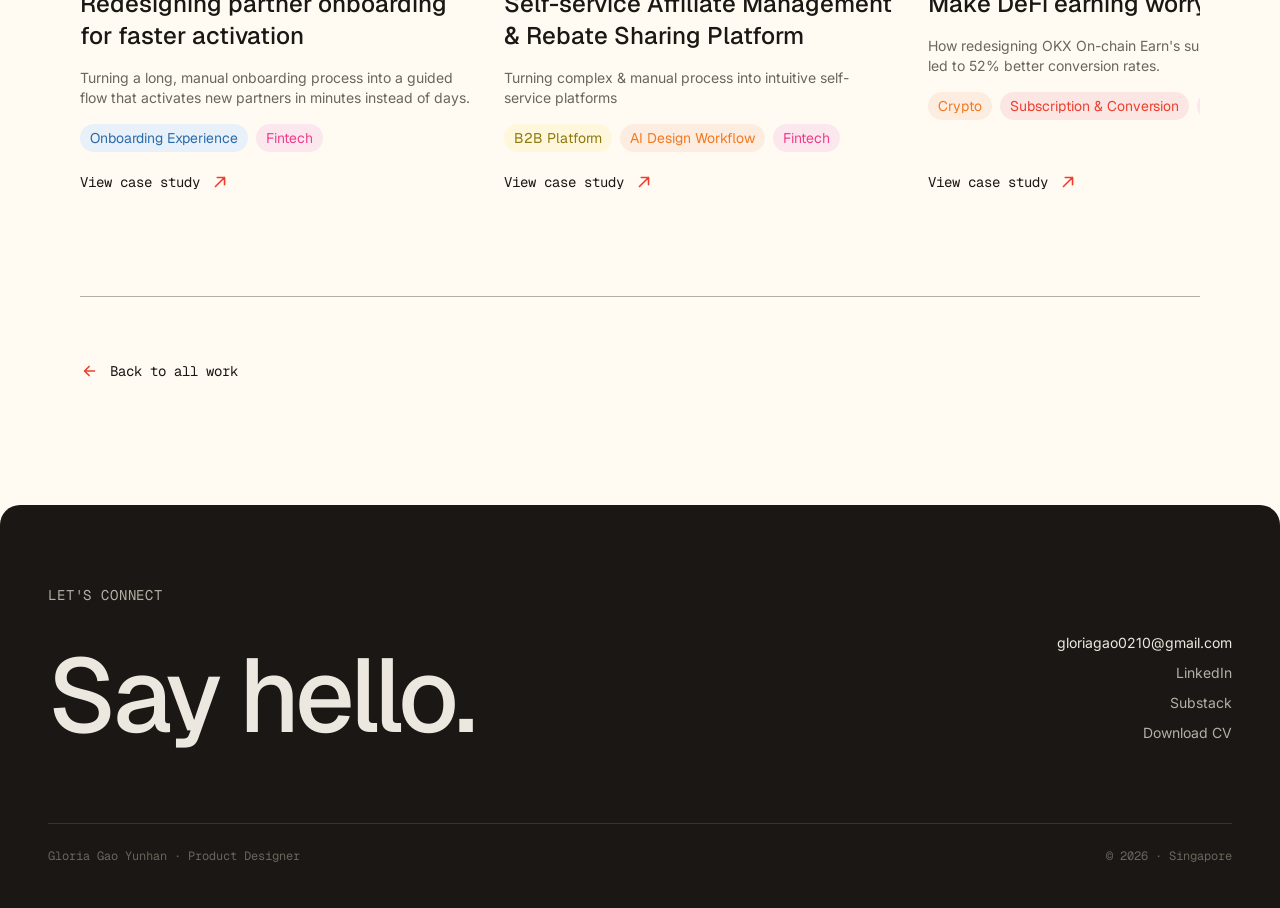
<file: case-insurance.html>
<!DOCTYPE html>
<html lang="en">
<head>
<meta charset="UTF-8">
<meta name="viewport" content="width=device-width, initial-scale=1.0">
<title>Global Insurance Website Localisation &amp; Revamp — Gloria Gao</title>
<meta name="description" content="Leading design and business analysis for an award-winning localisation and revamp of a global insurance website — 500+ subpages across three languages, at IBM iX.">
<link rel="icon" href="assets/logo.svg" type="image/svg+xml">

<!-- Fonts: Geist for headings, Inter for body, Nothing You Could Do for the editorial accent, Geist Mono for labels -->
<link rel="preconnect" href="https://fonts.googleapis.com">
<link rel="preconnect" href="https://fonts.gstatic.com" crossorigin>
<link href="https://fonts.googleapis.com/css2?family=Geist:wght@400;500;600;700&family=Geist+Mono:wght@400;500;600&family=Inter:wght@400;500;600;700&family=Nothing+You+Could+Do&display=swap" rel="stylesheet">

<!-- ?v= is a cache-buster: bump the number whenever styles.css changes so browsers
     fetch the new file instead of reusing the copy they already have. -->
<link rel="stylesheet" href="css/styles.css?v=58">
</head>
<body>

<!-- Preloader: shown for a moment while the page "counts up" to 100% —
     but only on the first page of a visit. The inline script right below
     must run before anything paints, so it can mark <html> before the
     browser ever draws the black overlay on a repeat page; the render-
     blocking stylesheet above guarantees no paint happens before both this
     and it have run. See js/script.js section 1 for the JS-side half. -->
<div class="preloader" data-preloader>
  <div class="preloader-top">
    <span class="preloader-label">Gloria Gao — Portfolio 2026</span>
    <span class="preloader-count"><span data-count>0</span>%</span>
  </div>
  <div class="preloader-bar"><div class="preloader-bar-fill" data-bar></div></div>
</div>
<script>
  if (sessionStorage.getItem('gg-preloader-seen')) {
    document.documentElement.classList.add('skip-preloader');
  } else {
    sessionStorage.setItem('gg-preloader-seen', '1');
  }
</script>

<!-- Page-transition curtain, swipes up when you click an internal link.
     Starts pre-covered (no animation, just present) when arriving via one
     of those links, so there's something to tuck away from — see
     js/script.js section 8 for the reveal that plays once this state has
     actually painted, and the "why inline / why here" reasoning (same
     no-flash requirement as the preloader-skip check above: must run
     before first paint, which the render-blocking stylesheet guarantees
     for anything this early in <body>). -->
<div class="curtain" data-curtain></div>
<script>
  if (sessionStorage.getItem('gg-curtain-incoming')) {
    sessionStorage.removeItem('gg-curtain-incoming');
    document.querySelector('[data-curtain]').classList.add('is-active');
  }
</script>

<!-- Custom cursor (desktop only) — without this markup the page has no visible cursor at all -->
<div class="cursor-ring" data-cursor-ring></div>
<div class="cursor-dot" data-cursor-dot></div>

<div class="page case-study">

  <!-- ==================== NAVIGATION ==================== -->
  <nav class="navbar">
    <div class="nav-left">
      <a href="index.html" data-transition class="nav-logo" aria-label="Gloria Gao — home">
        <svg width="32" height="32" viewBox="0 0 168 168" fill="none" xmlns="http://www.w3.org/2000/svg" aria-hidden="true">
          <rect width="84" height="168" fill="#FFE020"/>
          <rect x="84" y="84" width="84" height="84" fill="#78B4EA"/>
          <circle cx="84" cy="84" r="84" fill="#F23C8A"/>
          <path d="M 83.626 167.999 C 37.234 167.793 -0.206 130.017 0.001 83.626 C 0.207 37.234 37.983 -0.206 84.374 0.001 L 83.626 167.999 Z" fill="#EF3E2E"/>
          <path transform="translate(83.626 84.002)" d="M 84.373 0.374 C 84.167 46.766 46.391 84.206 0 83.999 L 0.374 0 L 84.373 0.374 Z" fill="#A61E6E"/>
        </svg>
        <span class="nav-logo-word">Gloria Gao<sup>{yunhan}</sup></span>
      </a>
      <div class="nav-links">
        <a href="about.html" data-transition>About me</a>
        <a href="index.html#work" data-transition>Work</a>
        <a href="https://aicuriousdesigner.substack.com/" target="_blank" rel="noopener">Blog</a>
      </div>
    </div>
    <a href="assets/Gloria-Gao-CV.pdf" class="btn btn-primary btn-sm nav-cta">
      Download CV
      <svg width="14" height="14" viewBox="0 0 16 16" fill="none" aria-hidden="true"><path d="M6 3.5 L10.5 8 L6 12.5" stroke="currentColor" stroke-width="1.6" stroke-linecap="round" stroke-linejoin="round"/></svg>
    </a>
  </nav>

  <!-- .cs-shell holds the whole page to a max width with 80px either side -->
  <div class="cs-shell">

  <!-- ==================== HEADER ====================
       This project is older and shaped differently from the others: a
       reflective "role and impact" writeup rather than a challenge/process/
       solution narrative (the source page itself has no design artefacts to
       show — NDA'd international corporate work), so the body below follows
       its own structure instead of the usual side-nav section set. -->
  <header class="cs-header">
    <div class="cs-intro">
      <div class="cs-intro-top">
        <h1 class="cs-title">Global Insurance Website Localisation &amp; Revamp</h1>
        <p class="cs-body-sm">At IBM iX, I led the design of a website revamp and localisation project. I worked closely with the client's product and content owners to propose and build the new experience.</p>
        <div class="tags">
          <span class="tag tag-neutral">UI Design</span>
          <span class="tag tag-yellow">Web Design</span>
        </div>
      </div>

      <dl class="cs-meta">
        <div>
          <dt class="cs-meta-label">Status</dt>
          <dd class="cs-body-sm">Shipped</dd>
        </div>
        <div>
          <dt class="cs-meta-label">Timeline</dt>
          <dd class="cs-body-sm">5 months (6 sprints)</dd>
        </div>
        <div>
          <dt class="cs-meta-label">Team</dt>
          <dd class="cs-body-sm">IBM iX</dd>
        </div>
        <div>
          <dt class="cs-meta-label">Role</dt>
          <dd class="cs-body-sm">Lead UI Designer &amp; Business Analyst</dd>
        </div>
      </dl>
    </div>

    <div class="cs-hero-media">
      <figure class="cs-figure cs-figure--plain">
        <img src="assets/insurance/hero.webp" alt="The IBM iX logo mark — an eye, a bee, and the letter M, spelling out 'I-B-M' as a rebus" loading="eager" decoding="async" width="1600" height="788">
      </figure>
    </div>
  </header>

  <!-- NDA notice — this project's screens and client details can't be shown
       publicly, same reasoning/treatment as case-affiliate.html's callout. -->
  <div class="cs-callout">
    <p class="cs-body-sm">This project is under NDA, so I can't show specific screens or client details here. <a href="mailto:gloriagao0210@gmail.com">Reach out</a> for more.</p>
  </div>

  <!-- ==================== BODY ====================
       No sticky side nav / .cs-main two-column grid here — the page is
       short enough (3 sections) that one wasn't worth adding, unlike the
       longer case studies. .cs-body-narrow centers the content at the same
       width the other case studies' reading column computes to (805px,
       from --cs-max/--cs-split), rather than stretching prose and bullet
       lists across the full 1280px header width. -->
  <div class="cs-body-narrow">

  <!-- ==================== MY ROLE ==================== -->
  <section class="cs-section" id="role">
    <div data-reveal>
      <h2 class="cs-h2">My Role</h2>
      <div class="cs-grid-2">
        <div class="cs-grid-item">
          <h3 class="cs-h4">Lead UI Designer</h3>
          <ul class="cs-bullets">
            <li>Led design for 10+ page clusters and 500+ subpages, across three languages and both mobile and desktop.</li>
            <li>Customised three components and two UX flows for the Hong Kong site.</li>
            <li>Wrote detailed design guidelines for developers, cutting clarification back-and-forth by 50%.</li>
          </ul>
        </div>
        <div class="cs-grid-item">
          <h3 class="cs-h4">Lead Business Analyst</h3>
          <ul class="cs-bullets">
            <li>Hosted 40+ workshops with 50+ product and content owners to review designs and gather requirements.</li>
            <li>Wrote 300+ user stories and QA'd 400+ subpages across mobile, desktop, and three languages.</li>
          </ul>
        </div>
      </div>
    </div>
  </section>

  <!-- ==================== IMPACT ==================== -->
  <section class="cs-section" id="impact">
    <div data-reveal>
      <h2 class="cs-h2">Impact</h2>
      <div class="cs-grid-2" style="margin-top:32px; row-gap:48px;">
        <div class="cs-metric">
          <span class="cs-metric-value">500+</span>
          <span class="cs-metric-label">Subpages designed, across three languages and mobile/desktop</span>
        </div>
        <div class="cs-metric">
          <span class="cs-metric-value">50%</span>
          <span class="cs-metric-label">Reduction in developer clarification back-and-forth</span>
        </div>
        <div class="cs-metric">
          <span class="cs-metric-value">40+</span>
          <span class="cs-metric-label">Workshops with 50+ product and content owners</span>
        </div>
        <div class="cs-metric">
          <span class="cs-metric-value">300+</span>
          <span class="cs-metric-label">User stories created</span>
        </div>
      </div>
    </div>
  </section>

  <!-- ==================== LESSON LEARNED ==================== -->
  <section class="cs-section" id="lessons">
    <div data-reveal>
      <div class="cs-label">Reflection</div>
      <h2 class="cs-h2">Lesson Learned</h2>
      <p class="cs-body">The team shipped 500+ pages in phase one in November 2022. Looking back, I learned to use design system components to move faster, communicate design decisions clearly across stakeholders, and work well within a multidisciplinary team.</p>
    </div>

    <div data-reveal style="margin-top:32px;">
      <figure class="cs-figure cs-figure--plain">
        <img src="assets/insurance/team.webp" alt="The team gathered around a kitchen table at the office, celebrating together — a colleague holds up a photo of Gloria on a tablet" loading="lazy" decoding="async" width="1400" height="730">
      </figure>
    </div>

    <div data-reveal style="margin-top:48px;">
      <div class="cs-grid-3">
        <div class="cs-grid-item">
          <h3 class="cs-h4">Designing for both mobile and web</h3>
          <p class="cs-body-sm">After spotting a gap in mobile responsiveness, I wrote style guidelines covering both desktop and mobile views. This sped up QA and cut review time.</p>
        </div>
        <div class="cs-grid-item">
          <h3 class="cs-h4">Working with developers</h3>
          <p class="cs-body-sm">I partnered with developers on clear specs and a padding guide. This streamlined communication and cut down on quality issues.</p>
        </div>
        <div class="cs-grid-item">
          <h3 class="cs-h4">Broader team-wide enabling</h3>
          <p class="cs-body-sm">Next time, I'd give developers direct Figma access instead of exported, manually labeled images. This would mean fewer requirement checks and less back-and-forth.</p>
        </div>
      </div>
    </div>
  </section>

  </div><!-- /.cs-body-narrow -->

  <!-- ==================== SEE OTHER WORKS ====================
       The other three case studies, so a reader who has just finished this
       one can go straight to the next. Scrolls natively (CSS scroll-snap);
       script.js only adds the arrows, which hide when nothing overflows. -->
  <section class="cs-related" data-related aria-label="Other case studies">
    <div class="cs-related-head">
      <h2 class="cs-h2">See other works</h2>
      <div class="cs-related-nav" data-related-nav>
        <button type="button" class="cs-related-arrow" data-related-prev aria-label="Previous case study">
          <svg width="18" height="18" viewBox="0 0 22 22" fill="none" aria-hidden="true"><path d="M16 11 H6 M10 6 L5 11 L10 16" stroke="currentColor" stroke-width="1.8" stroke-linecap="round" stroke-linejoin="round"/></svg>
        </button>
        <button type="button" class="cs-related-arrow" data-related-next aria-label="Next case study">
          <svg width="18" height="18" viewBox="0 0 22 22" fill="none" aria-hidden="true"><path d="M6 11 H16 M12 6 L17 11 L12 16" stroke="currentColor" stroke-width="1.8" stroke-linecap="round" stroke-linejoin="round"/></svg>
        </button>
      </div>
    </div>
    <div class="cs-related-track" data-related-track>
      <a href="case-pepperstone.html" data-transition class="cs-related-card">
        <div class="cs-related-thumb" style="--thumb-bg:var(--color-blue);">
          <img src="assets/pepperstone/home-banner.webp" alt="The Pepperstone Partner Portal onboarding screen on a laptop, greeting a new partner with a profile-completion checklist" loading="lazy" decoding="async" width="1400" height="1144">
        </div>
        <h3 class="cs-related-title">Redesigning partner onboarding for faster activation</h3>
        <p class="cs-related-desc">Turning a long, manual onboarding process into a guided flow that activates new partners in minutes instead of days.</p>
        <div class="tags">
          <span class="tag tag-blue">Onboarding Experience</span>
          <span class="tag tag-pink">Fintech</span>
        </div>
        <span class="case-link">
          View case study
          <svg width="20" height="20" viewBox="0 0 22 22" fill="none" aria-hidden="true"><path d="M6 16 L16 6 M8 6 h8 v8" stroke="currentColor" stroke-width="1.8" stroke-linecap="round" stroke-linejoin="round"/></svg>
        </span>
      </a>
      <a href="case-affiliate.html" data-transition class="cs-related-card">
        <div class="cs-related-thumb" style="--thumb-bg:var(--color-yellow);">
          <img src="assets/affiliate/home-banner.webp" alt="The Northlane Partners affiliate platform, showing shared rebate programs with active-program, client-account, and earnings totals" loading="lazy" decoding="async" width="1600" height="1177">
        </div>
        <h3 class="cs-related-title">Self-service Affiliate Management &amp; Rebate Sharing Platform</h3>
        <p class="cs-related-desc">Turning complex &amp; manual process into intuitive self-service platforms</p>
        <div class="tags">
          <span class="tag tag-yellow">B2B Platform</span>
          <span class="tag tag-orange">AI Design Workflow</span>
          <span class="tag tag-pink">Fintech</span>
        </div>
        <span class="case-link">
          View case study
          <svg width="20" height="20" viewBox="0 0 22 22" fill="none" aria-hidden="true"><path d="M6 16 L16 6 M8 6 h8 v8" stroke="currentColor" stroke-width="1.8" stroke-linecap="round" stroke-linejoin="round"/></svg>
        </span>
      </a>
      <a href="case-okx.html" data-transition class="cs-related-card">
        <div class="cs-related-thumb" style="--thumb-bg:var(--color-orange);">
          <img src="assets/okx/home-banner.webp" alt="Two layered OKX On-chain Earn screens: subscribing to a USDC product, and the daily earnings breakdown" loading="lazy" decoding="async" width="1100" height="1401">
        </div>
        <h3 class="cs-related-title">Make DeFi earning worry-free</h3>
        <p class="cs-related-desc">How redesigning OKX On-chain Earn's subscription journey led to 52% better conversion rates.</p>
        <div class="tags">
          <span class="tag tag-orange">Crypto</span>
          <span class="tag tag-red">Subscription &amp; Conversion</span>
          <span class="tag tag-pink">Fintech</span>
        </div>
        <span class="case-link">
          View case study
          <svg width="20" height="20" viewBox="0 0 22 22" fill="none" aria-hidden="true"><path d="M6 16 L16 6 M8 6 h8 v8" stroke="currentColor" stroke-width="1.8" stroke-linecap="round" stroke-linejoin="round"/></svg>
        </span>
      </a>
    </div>
  </section>

  <!-- ==================== BACK TO WORK ==================== -->
  <div class="cs-pagenav">
    <a href="index.html#work" data-transition class="case-link">
      <svg width="20" height="20" viewBox="0 0 22 22" fill="none" aria-hidden="true"><path d="M16 11 H6 M10 6 L5 11 L10 16" stroke="currentColor" stroke-width="1.8" stroke-linecap="round" stroke-linejoin="round"/></svg>
      Back to all work
    </a>
  </div>

  </div><!-- /.cs-shell -->

  <!-- ==================== FOOTER / LET'S CONNECT ==================== -->
  <footer class="site-footer">
    <div class="container">
      <div class="eyebrow eyebrow-inverse">Let's connect</div>
      <div class="footer-top">
        <h2>Say hello.</h2>
        <div class="footer-links">
          <a href="mailto:gloriagao0210@gmail.com" class="footer-email">gloriagao0210@gmail.com</a>
          <a href="https://www.linkedin.com/in/gloria-yunhan-gao/" target="_blank" rel="noopener">LinkedIn</a>
          <a href="https://aicuriousdesigner.substack.com/" target="_blank" rel="noopener">Substack</a>
          <a href="assets/Gloria-Gao-CV.pdf" target="_blank" rel="noopener">Download CV</a>
        </div>
      </div>
      <div class="footer-bottom">
        <span>Gloria Gao Yunhan · Product Designer</span>
        <span>© 2026 · Singapore</span>
      </div>
    </div>
  </footer>

</div>

<script src="js/script.js?v=56"></script>
</body>
</html>
</file>
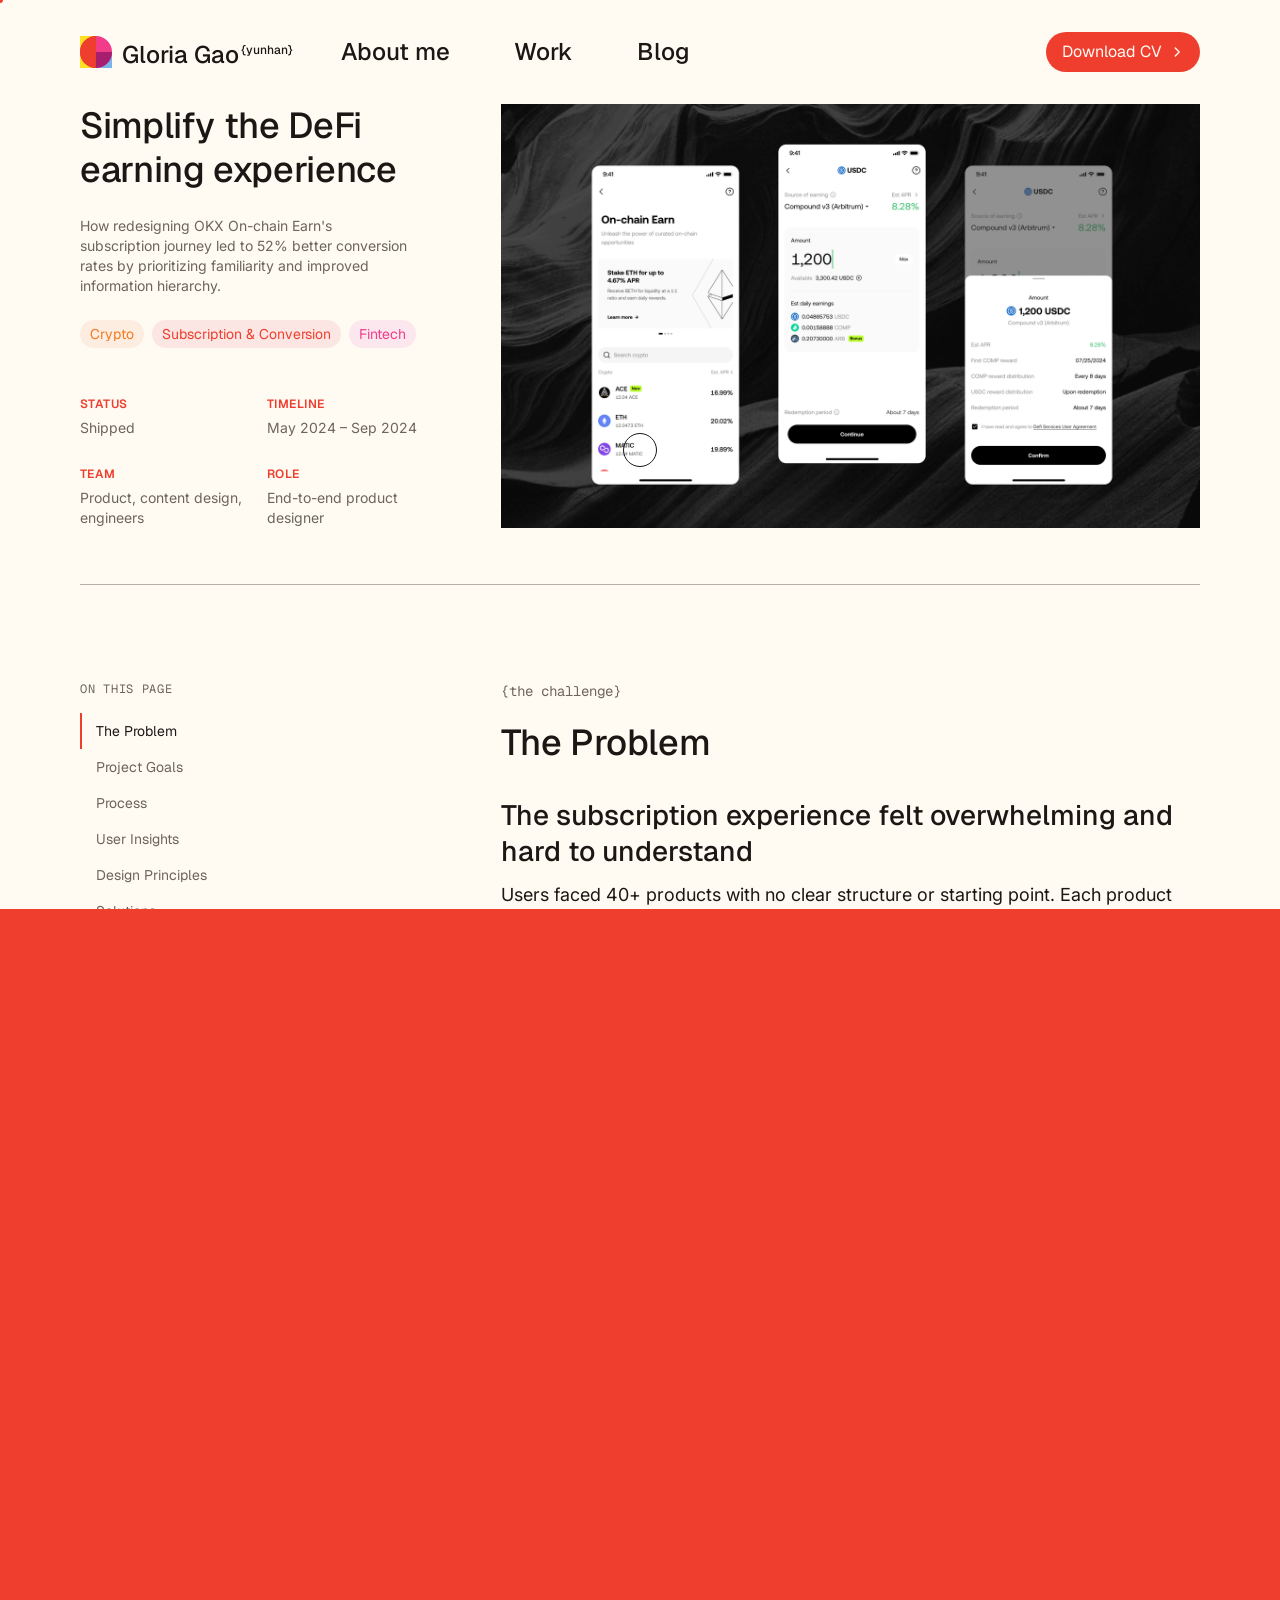
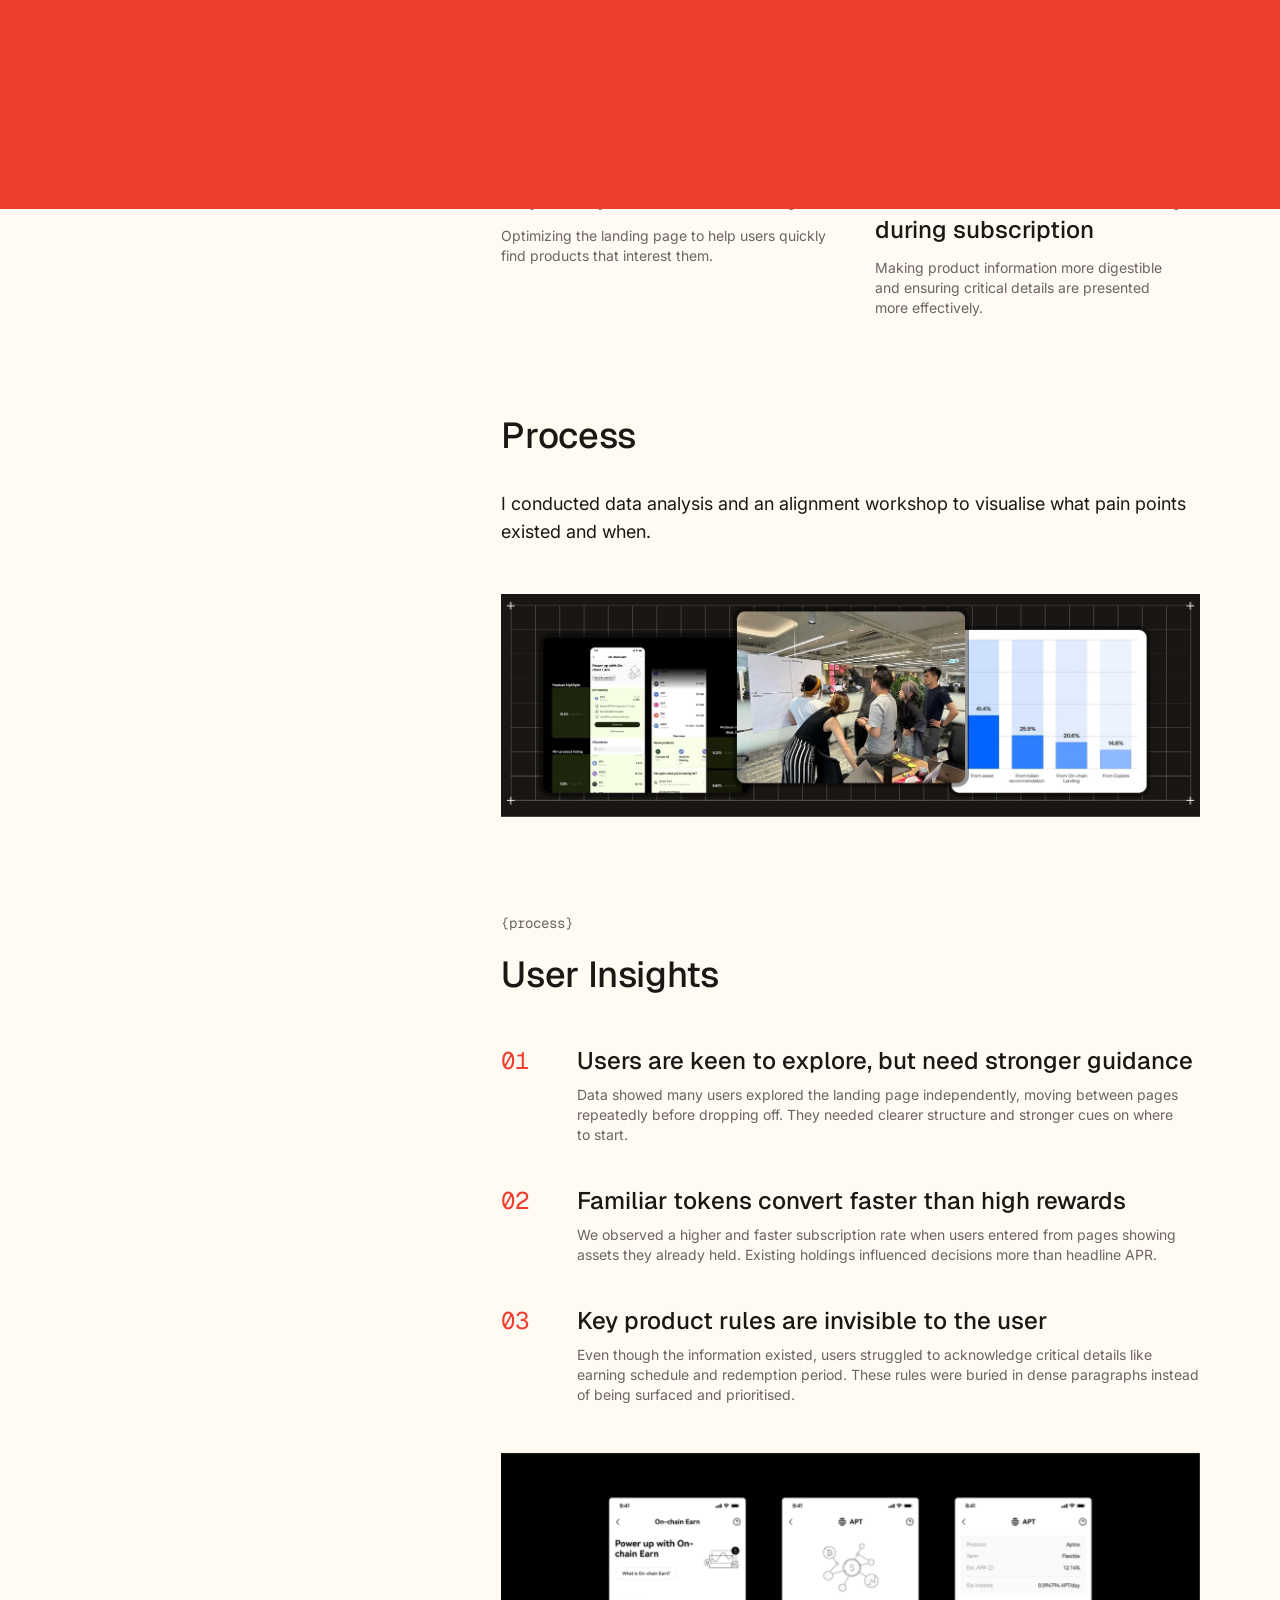
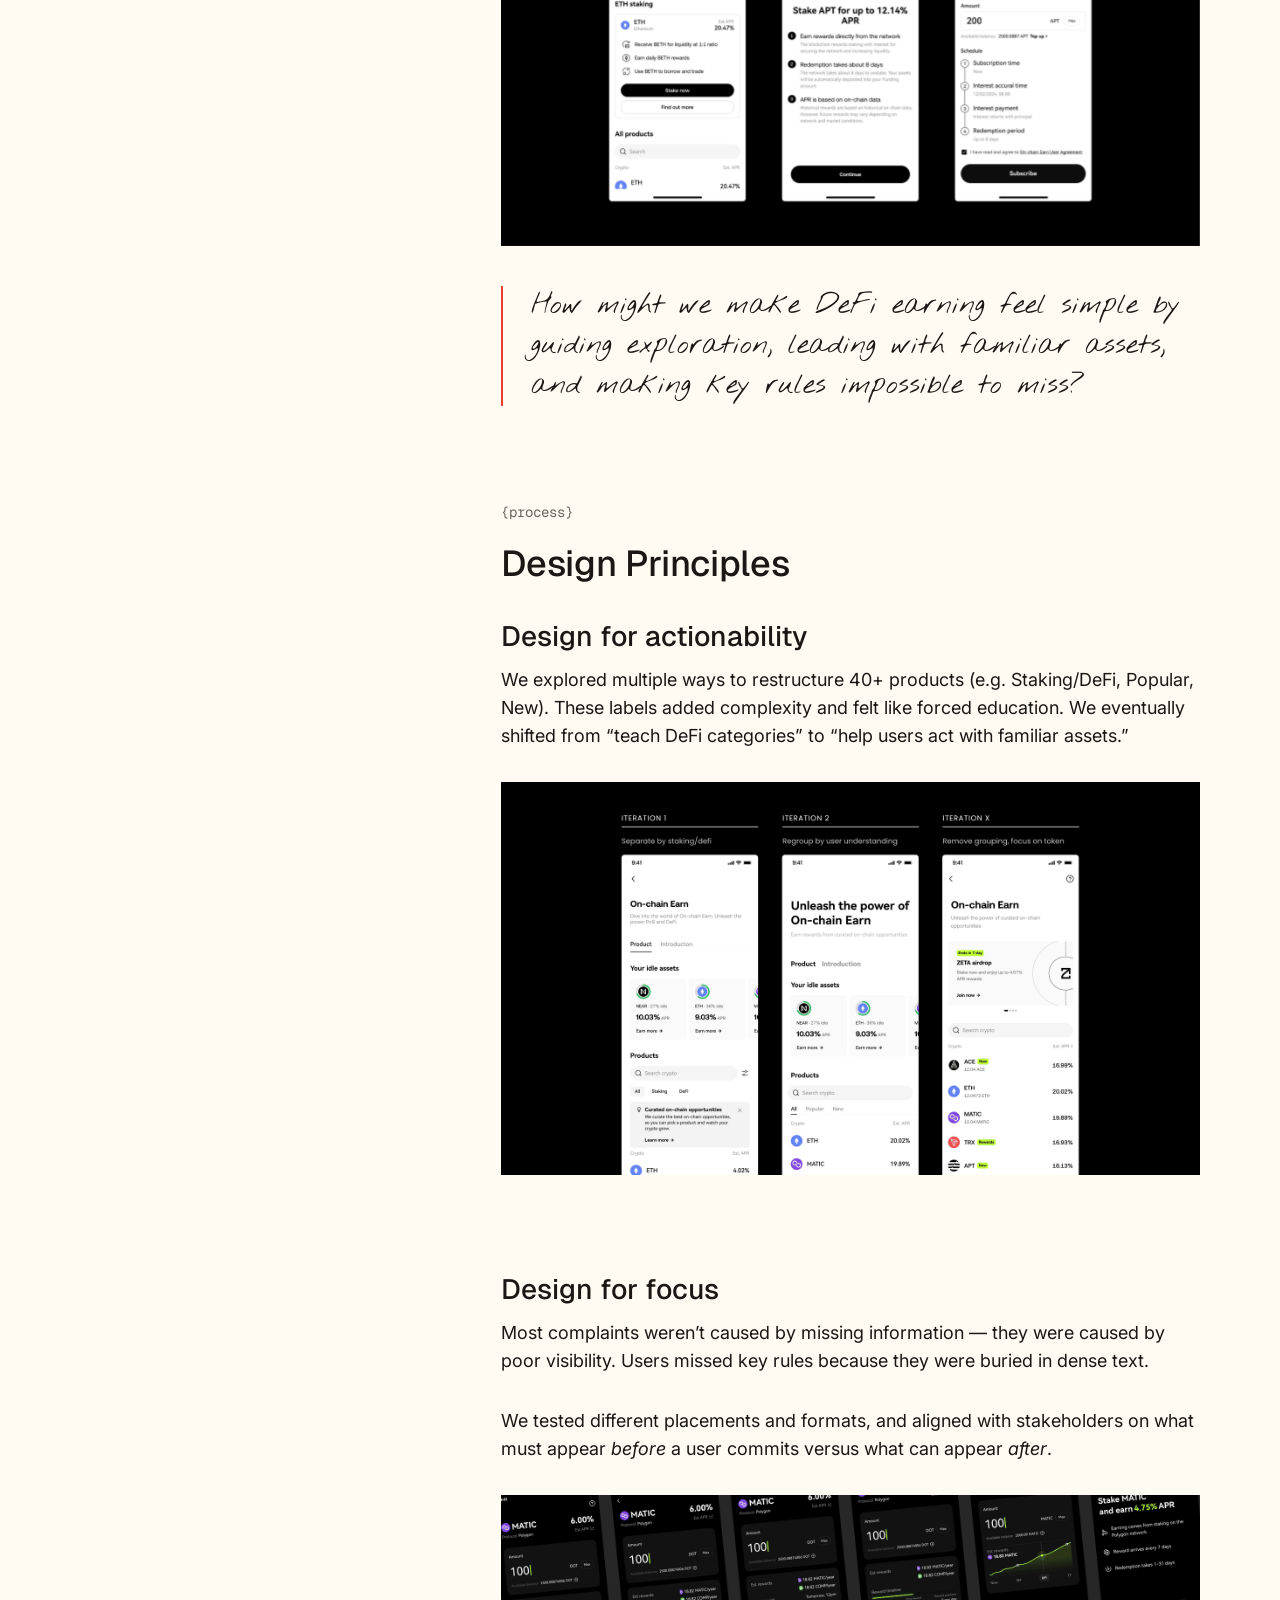
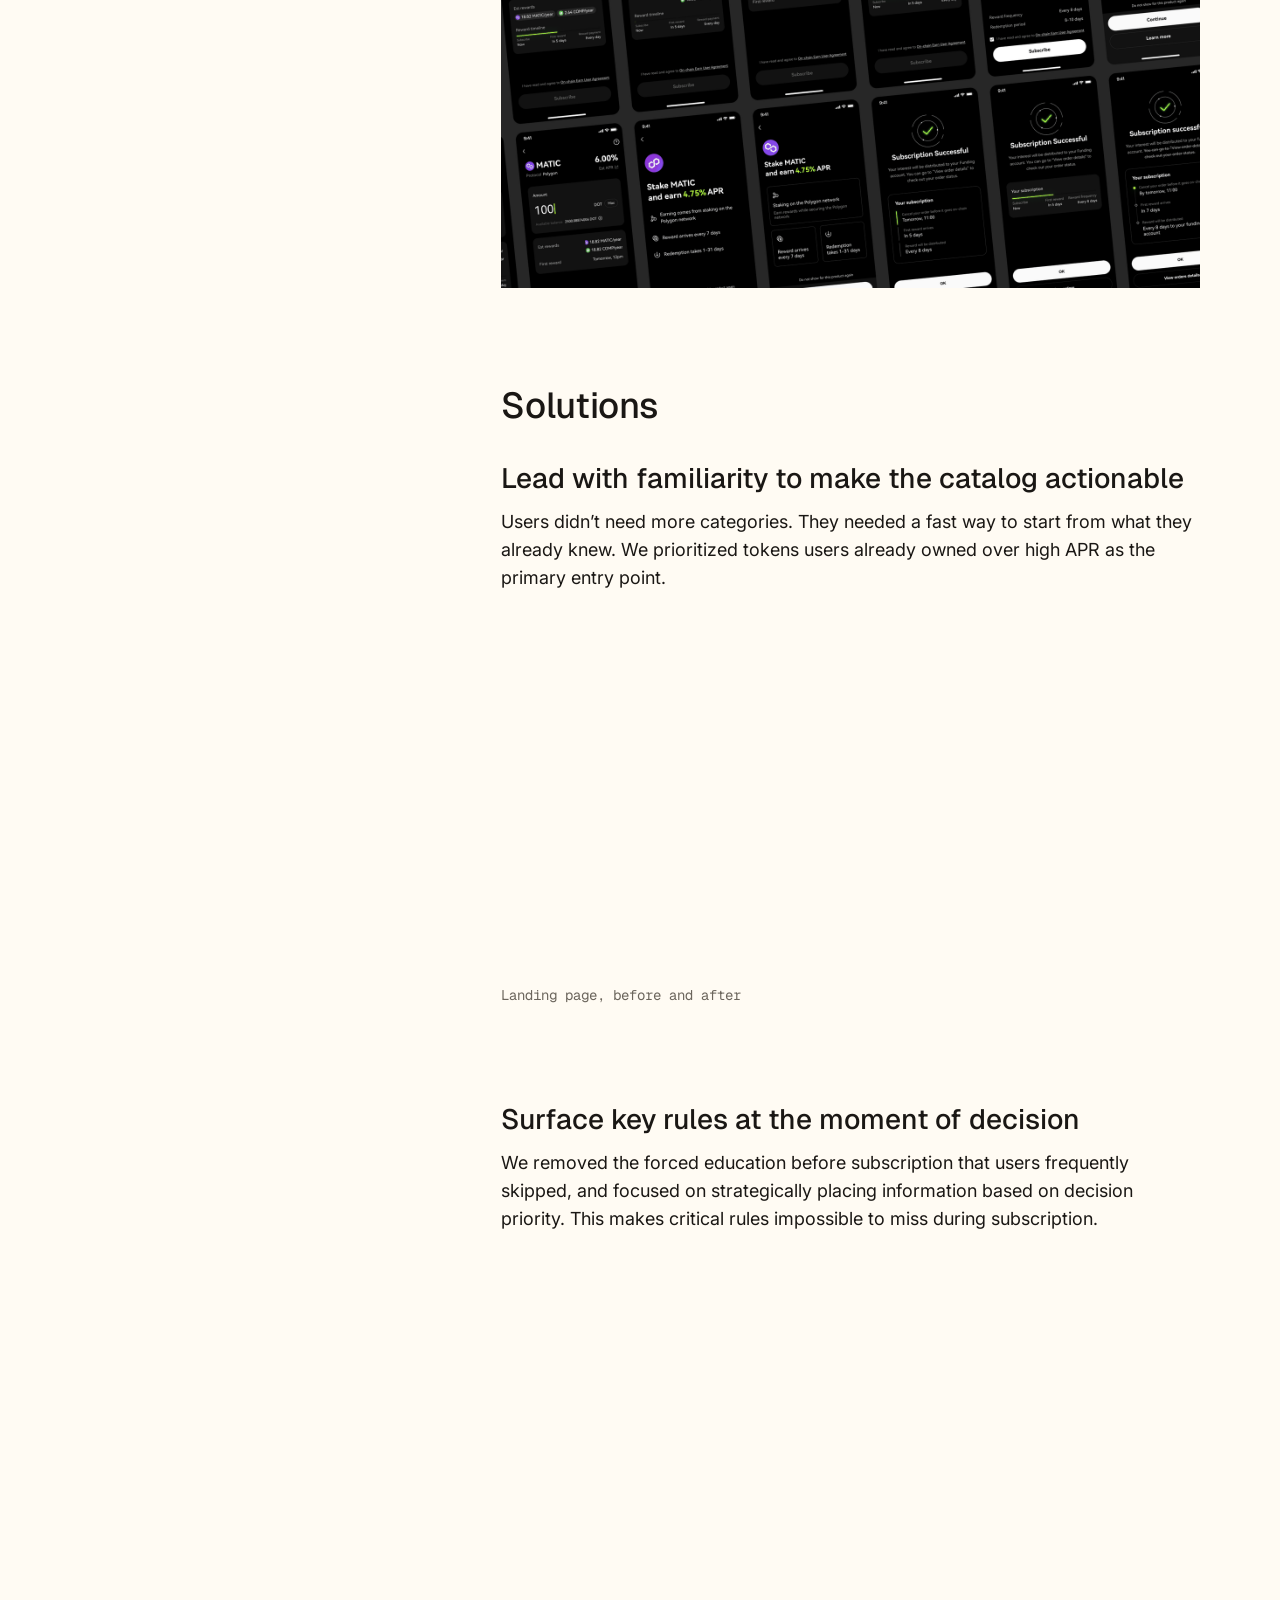
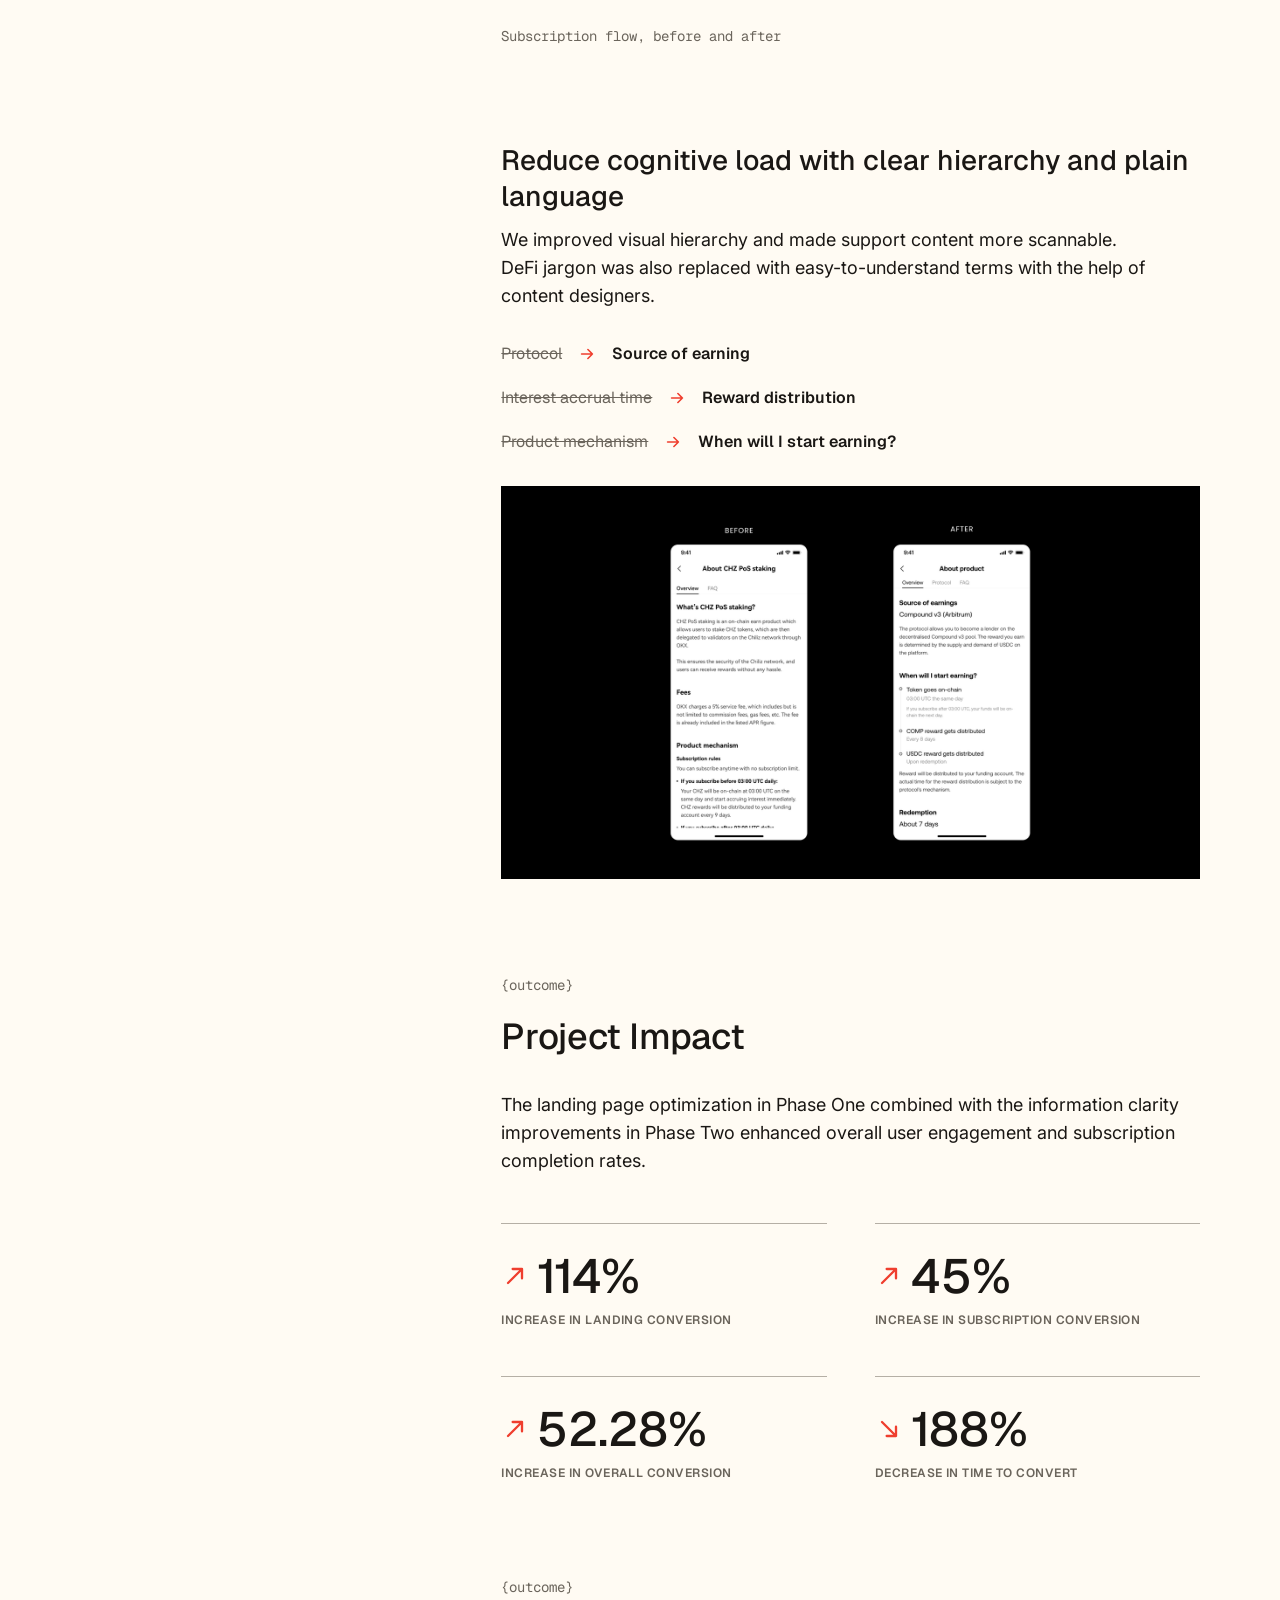
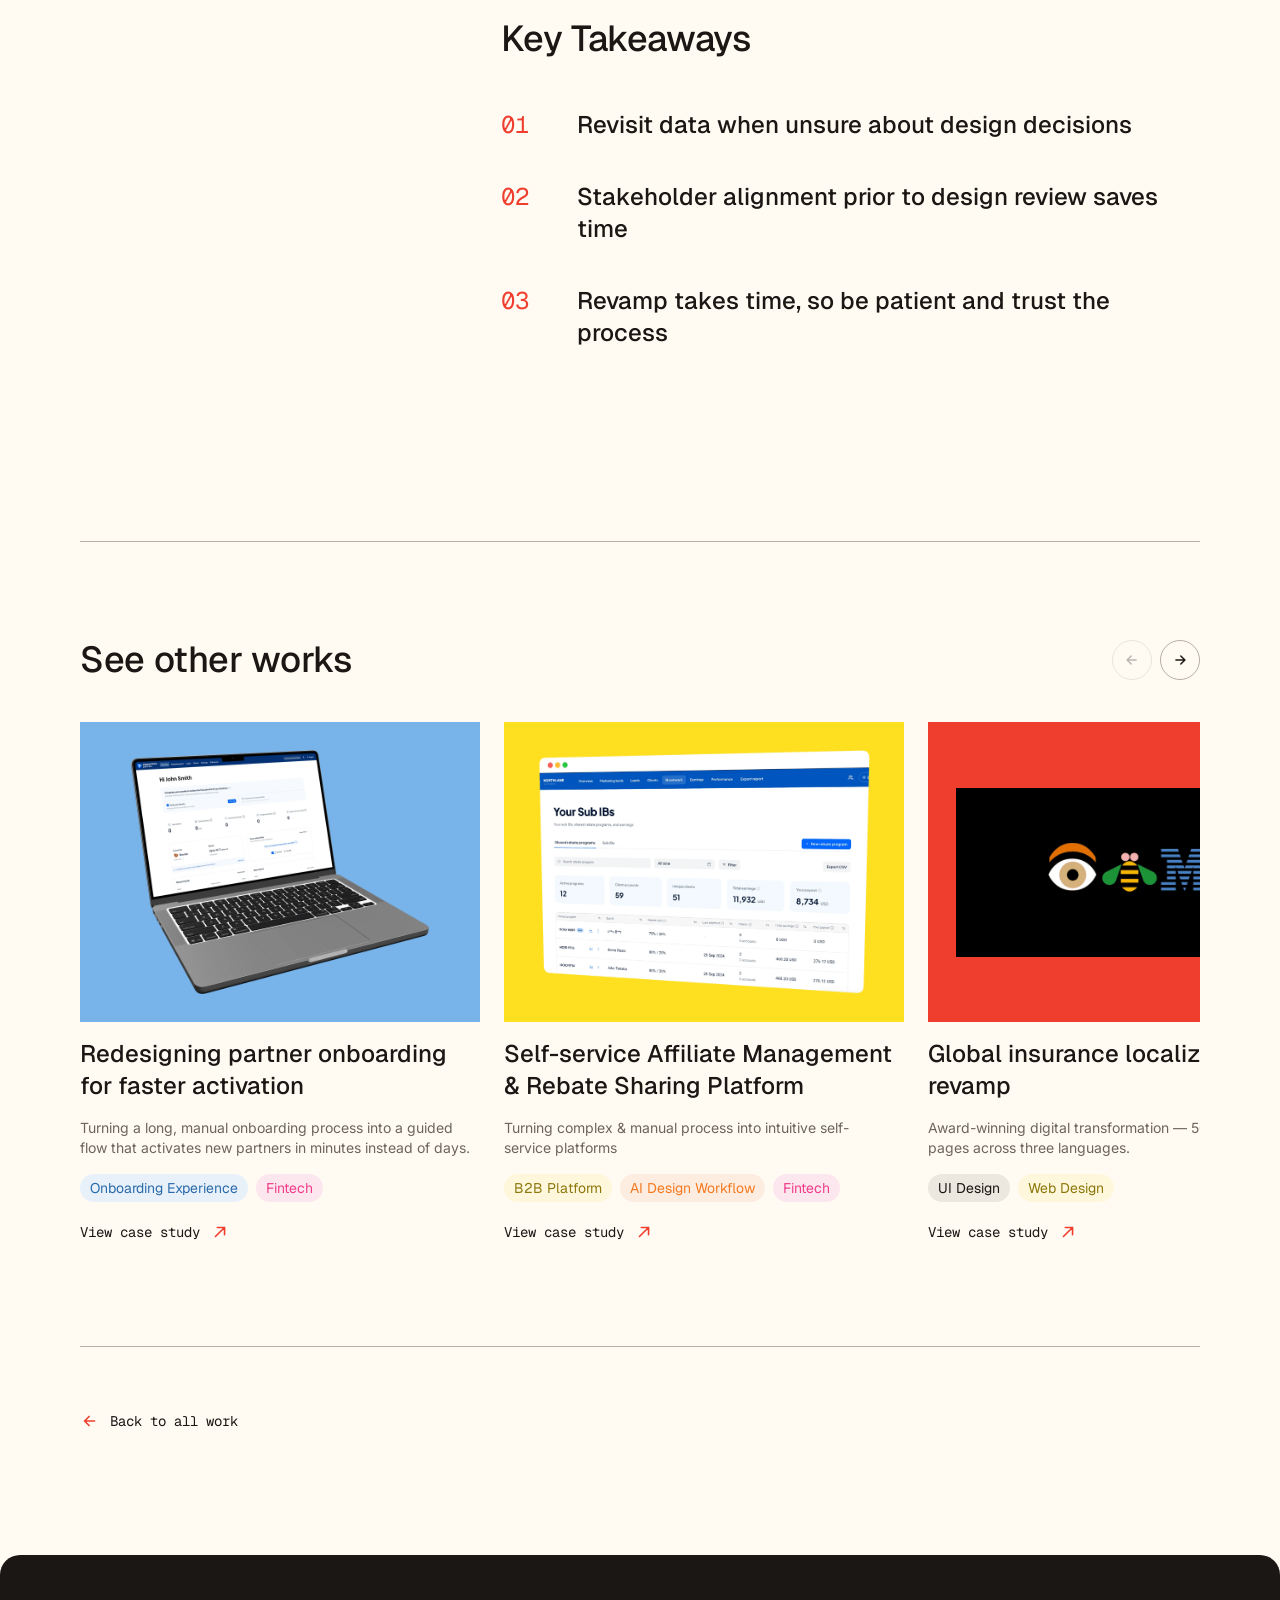
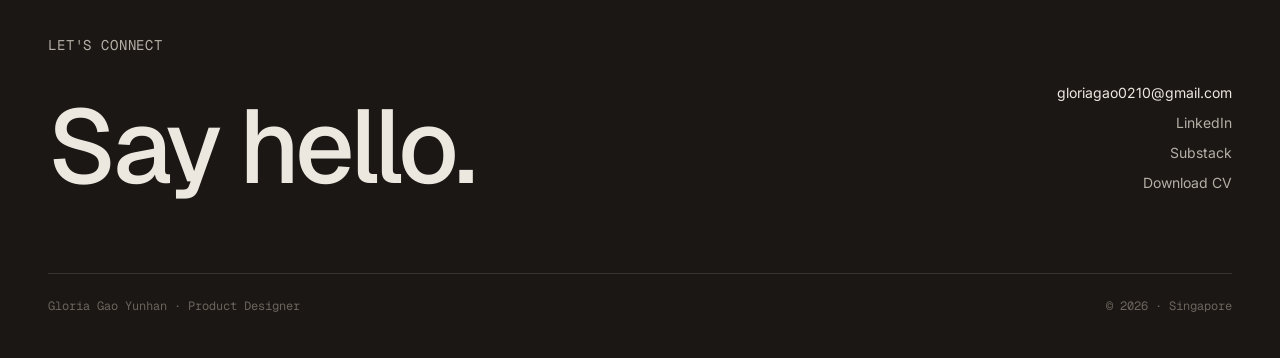
<file: case-okx.html>
<!DOCTYPE html>
<html lang="en">
<head>
<meta charset="UTF-8">
<meta name="viewport" content="width=device-width, initial-scale=1.0">
<title>Simplify the DeFi earning experience — Gloria Gao</title>
<meta name="description" content="Redesigning OKX On-chain Earn's subscription journey — how prioritizing familiarity and information hierarchy led to 52% better conversion.">
<link rel="icon" href="assets/logo.svg" type="image/svg+xml">

<!-- Fonts: Geist for headings, Inter for body, Nothing You Could Do for the editorial accent, Geist Mono for labels -->
<link rel="preconnect" href="https://fonts.googleapis.com">
<link rel="preconnect" href="https://fonts.gstatic.com" crossorigin>
<link href="https://fonts.googleapis.com/css2?family=Geist:wght@400;500;600;700&family=Geist+Mono:wght@400;500;600&family=Inter:wght@400;500;600;700&family=Nothing+You+Could+Do&display=swap" rel="stylesheet">

<!-- ?v= is a cache-buster: bump the number whenever styles.css changes so browsers
     fetch the new file instead of reusing the copy they already have. -->
<link rel="stylesheet" href="css/styles.css?v=58">
</head>
<body>

<!-- Preloader: shown for a moment while the page "counts up" to 100% —
     but only on the first page of a visit. The inline script right below
     must run before anything paints, so it can mark <html> before the
     browser ever draws the black overlay on a repeat page; the render-
     blocking stylesheet above guarantees no paint happens before both this
     and it have run. See js/script.js section 1 for the JS-side half. -->
<div class="preloader" data-preloader>
  <div class="preloader-top">
    <span class="preloader-label">Gloria Gao — Portfolio 2026</span>
    <span class="preloader-count"><span data-count>0</span>%</span>
  </div>
  <div class="preloader-bar"><div class="preloader-bar-fill" data-bar></div></div>
</div>
<script>
  if (sessionStorage.getItem('gg-preloader-seen')) {
    document.documentElement.classList.add('skip-preloader');
  } else {
    sessionStorage.setItem('gg-preloader-seen', '1');
  }
</script>

<!-- Page-transition curtain, swipes up when you click an internal link.
     Starts pre-covered (no animation, just present) when arriving via one
     of those links, so there's something to tuck away from — see
     js/script.js section 8 for the reveal that plays once this state has
     actually painted, and the "why inline / why here" reasoning (same
     no-flash requirement as the preloader-skip check above: must run
     before first paint, which the render-blocking stylesheet guarantees
     for anything this early in <body>). -->
<div class="curtain" data-curtain></div>
<script>
  if (sessionStorage.getItem('gg-curtain-incoming')) {
    sessionStorage.removeItem('gg-curtain-incoming');
    document.querySelector('[data-curtain]').classList.add('is-active');
  }
</script>

<!-- Custom cursor (desktop only) — without this markup the page has no visible cursor at all -->
<div class="cursor-ring" data-cursor-ring></div>
<div class="cursor-dot" data-cursor-dot></div>

<div class="page case-study">

  <!-- ==================== NAVIGATION ==================== -->
  <nav class="navbar">
    <div class="nav-left">
      <a href="index.html" data-transition class="nav-logo" aria-label="Gloria Gao — home">
        <svg width="32" height="32" viewBox="0 0 168 168" fill="none" xmlns="http://www.w3.org/2000/svg" aria-hidden="true">
          <rect width="84" height="168" fill="#FFE020"/>
          <rect x="84" y="84" width="84" height="84" fill="#78B4EA"/>
          <circle cx="84" cy="84" r="84" fill="#F23C8A"/>
          <path d="M 83.626 167.999 C 37.234 167.793 -0.206 130.017 0.001 83.626 C 0.207 37.234 37.983 -0.206 84.374 0.001 L 83.626 167.999 Z" fill="#EF3E2E"/>
          <path transform="translate(83.626 84.002)" d="M 84.373 0.374 C 84.167 46.766 46.391 84.206 0 83.999 L 0.374 0 L 84.373 0.374 Z" fill="#A61E6E"/>
        </svg>
        <span class="nav-logo-word">Gloria Gao<sup>{yunhan}</sup></span>
      </a>
      <div class="nav-links">
        <a href="about.html" data-transition>About me</a>
        <a href="index.html#work" data-transition>Work</a>
        <a href="https://aicuriousdesigner.substack.com/" target="_blank" rel="noopener">Blog</a>
      </div>
    </div>
    <a href="assets/Gloria-Gao-CV.pdf" class="btn btn-primary btn-sm nav-cta">
      Download CV
      <svg width="14" height="14" viewBox="0 0 16 16" fill="none" aria-hidden="true"><path d="M6 3.5 L10.5 8 L6 12.5" stroke="currentColor" stroke-width="1.6" stroke-linecap="round" stroke-linejoin="round"/></svg>
    </a>
  </nav>

  <!-- .cs-shell holds the whole page to a max width with 80px either side -->
  <div class="cs-shell">

  <!-- ==================== HEADER ==================== -->
  <header class="cs-header">
    <div class="cs-intro">
      <div class="cs-intro-top">
        <h1 class="cs-title">Simplify the DeFi earning experience</h1>
        <p class="cs-body-sm">How redesigning OKX On-chain Earn's subscription journey led to 52% better conversion rates by prioritizing familiarity and improved information hierarchy.</p>
        <div class="tags">
          <span class="tag tag-orange">Crypto</span>
          <span class="tag tag-red">Subscription &amp; Conversion</span>
          <span class="tag tag-pink">Fintech</span>
        </div>
      </div>

      <dl class="cs-meta">
        <div>
          <dt class="cs-meta-label">Status</dt>
          <dd class="cs-body-sm">Shipped</dd>
        </div>
        <div>
          <dt class="cs-meta-label">Timeline</dt>
          <dd class="cs-body-sm">May 2024 – Sep 2024</dd>
        </div>
        <div>
          <dt class="cs-meta-label">Team</dt>
          <dd class="cs-body-sm">Product, content design, engineers</dd>
        </div>
        <div>
          <dt class="cs-meta-label">Role</dt>
          <dd class="cs-body-sm">End-to-end product designer</dd>
        </div>
      </dl>
    </div>

    <div class="cs-hero-media">
      <figure class="cs-figure cs-figure--plain">
        <img src="assets/okx/cover.png" alt="OKX On-chain Earn product cover" loading="eager" decoding="async" width="1600" height="900">
      </figure>
    </div>
  </header>

  <!-- ==================== BODY + STICKY SIDE NAV ==================== -->
  <div class="cs-main">

    <div class="cs-sidenav-col">
      <nav class="cs-sidenav" data-sidenav aria-label="Case study sections">
        <p class="cs-sidenav-label">On this page</p>
        <ul>
          <li><a href="#problem">The Problem</a></li>
          <li><a href="#goals">Project Goals</a></li>
          <li><a href="#process">Process</a></li>
          <li><a href="#insights">User Insights</a></li>
          <li><a href="#principles">Design Principles</a></li>
          <li><a href="#solutions">Solutions</a></li>
          <li><a href="#impact">Project Impact</a></li>
          <li><a href="#takeaways">Key Takeaways</a></li>
        </ul>
      </nav>
    </div>

    <div class="cs-content">

  <!-- ==================== THE PROBLEM ==================== -->
  <section class="cs-section" id="problem">
    <div data-reveal>
      <div class="cs-label">The challenge</div>
      <h2 class="cs-h2">The Problem</h2>
      <h3 class="cs-h3" style="margin-top:24px;">The subscription experience felt overwhelming and hard to understand</h3>
      <p class="cs-body" style="margin-top:12px;">Users faced 40+ products with no clear structure or starting point. Each product had its own reward and redemption rules. This complexity reduced subscription conversion and drove customer complaints.</p>
    </div>
    <div data-reveal style="margin-top:48px;">
      <figure class="cs-figure cs-figure--plain">
        <img src="assets/okx/problem.png" alt="Annotated screenshots showing the landing page listing 40+ products without recommendation, and a subscription page crowded with product information" loading="lazy" decoding="async" width="1600" height="1043">
      </figure>
    </div>
  </section>

  <!-- ==================== PROJECT GOALS ==================== -->
  <section class="cs-section" id="goals">
    <div data-reveal>
      <h2 class="cs-h2">Project Goals</h2>
      <p class="cs-body">We took a phased approach to improve the overall experience.</p>
      <div class="cs-grid-2" style="margin-top:32px;">
        <div class="cs-grid-item">
          <img class="cs-goal-icon" src="assets/illustrations/logo-pattern-02.svg" alt="" width="40" height="40">
          <div class="cs-label">Phase one</div>
          <h3 class="cs-h4">Improve product discovery</h3>
          <p class="cs-body-sm">Optimizing the landing page to help users quickly find products that interest them.</p>
        </div>
        <div class="cs-grid-item">
          <img class="cs-goal-icon" src="assets/illustrations/logo-pattern-06.svg" alt="" width="40" height="40">
          <div class="cs-label">Phase two</div>
          <h3 class="cs-h4">Enhance information clarity during subscription</h3>
          <p class="cs-body-sm">Making product information more digestible and ensuring critical details are presented more effectively.</p>
        </div>
      </div>
    </div>
  </section>

  <!-- ==================== PROCESS ==================== -->
  <section class="cs-section" id="process">
    <div data-reveal>
      <h2 class="cs-h2">Process</h2>
      <p class="cs-body">I conducted data analysis and an alignment workshop to visualise what pain points existed and when.</p>
    </div>
    <div data-reveal style="margin-top:48px;">
      <figure class="cs-figure cs-figure--plain">
        <img src="assets/okx/process.webp" alt="Research artefacts from the process: the existing On-chain Earn screens annotated with engagement data, the team running an alignment workshop, and a bar chart of conversion by entry point" loading="lazy" decoding="async" width="1440" height="458">
      </figure>
    </div>
  </section>

  <!-- ==================== USER INSIGHTS ==================== -->
  <section class="cs-section" id="insights">
    <div data-reveal>
      <div class="cs-label">Process</div>
      <h2 class="cs-h2">User Insights</h2>
      <ol class="cs-principles">
        <li>
          <div class="cs-principle-body">
            <h3 class="cs-h4">Users are keen to explore, but need stronger guidance</h3>
            <p class="cs-body-sm">Data showed many users explored the landing page independently, moving between pages repeatedly before dropping off. They needed clearer structure and stronger cues on where to start.</p>
          </div>
        </li>
        <li>
          <div class="cs-principle-body">
            <h3 class="cs-h4">Familiar tokens convert faster than high rewards</h3>
            <p class="cs-body-sm">We observed a higher and faster subscription rate when users entered from pages showing assets they already held. Existing holdings influenced decisions more than headline APR.</p>
          </div>
        </li>
        <li>
          <div class="cs-principle-body">
            <h3 class="cs-h4">Key product rules are invisible to the user</h3>
            <p class="cs-body-sm">Even though the information existed, users struggled to acknowledge critical details like earning schedule and redemption period. These rules were buried in dense paragraphs instead of being surfaced and prioritised.</p>
          </div>
        </li>
      </ol>
    </div>

    <div data-reveal style="margin-top:48px;">
      <figure class="cs-figure cs-figure--plain">
        <img src="assets/okx/insights.png" alt="Three original screens: the On-chain Earn landing page, a product introduction page, and the subscription page with its schedule details" loading="lazy" decoding="async" width="1600" height="900">
      </figure>
    </div>

    <div data-reveal>
      <blockquote class="cs-quote">
        <p class="serif-accent">How might we make DeFi earning feel simple by guiding exploration, leading with familiar assets, and making key rules impossible to miss?</p>
      </blockquote>
    </div>
  </section>

  <!-- ==================== DESIGN PRINCIPLES ==================== -->
  <section class="cs-section" id="principles">
    <div data-reveal>
      <div class="cs-label">Process</div>
      <h2 class="cs-h2">Design Principles</h2>
    </div>

    <div class="cs-solution" data-reveal>
      <div>
        <h3 class="cs-h3">Design for actionability</h3>
        <p class="cs-body">We explored multiple ways to restructure 40+ products (e.g. Staking/DeFi, Popular, New). These labels added complexity and felt like forced education. We eventually shifted from “teach DeFi categories” to “help users act with familiar assets.”</p>
      </div>
      <div>
        <figure class="cs-figure cs-figure--plain">
          <img src="assets/okx/principle-actionability.png" alt="Three landing page iterations: separating by staking and DeFi, regrouping by user understanding, and removing grouping to focus on the token itself" loading="lazy" decoding="async" width="1600" height="900">
        </figure>
      </div>
    </div>

    <div class="cs-solution" data-reveal>
      <div>
        <h3 class="cs-h3">Design for focus</h3>
        <p class="cs-body">Most complaints weren’t caused by missing information — they were caused by poor visibility. Users missed key rules because they were buried in dense text.</p>
        <p class="cs-body" style="margin-top:16px;">We tested different placements and formats, and aligned with stakeholders on what must appear <em>before</em> a user commits versus what can appear <em>after</em>.</p>
      </div>
      <div>
        <figure class="cs-figure cs-figure--plain">
          <img src="assets/okx/principle-focus.png" alt="A grid of subscription screen explorations testing different placements for reward timeline, redemption period, and confirmation states" loading="lazy" decoding="async" width="1600" height="900">
        </figure>
      </div>
    </div>
  </section>

  <!-- ==================== SOLUTIONS ==================== -->
  <section class="cs-section" id="solutions">
    <div data-reveal>
      <h2 class="cs-h2">Solutions</h2>
    </div>

    <div class="cs-solution" data-reveal>
      <div>
        <h3 class="cs-h3">Lead with familiarity to make the catalog actionable</h3>
        <p class="cs-body">Users didn’t need more categories. They needed a fast way to start from what they already knew. We prioritized tokens users already owned over high APR as the primary entry point.</p>
      </div>
      <div>
        <figure class="cs-figure cs-figure--plain">
          <video autoplay loop muted playsinline preload="metadata" src="assets/okx/landing-before-after.mp4" style="max-width:1152px; margin-inline:auto; width:100%;"></video>
          <figcaption class="cs-caption">Landing page, before and after</figcaption>
        </figure>
      </div>
    </div>

    <div class="cs-solution" data-reveal>
      <div>
        <h3 class="cs-h3">Surface key rules at the moment of decision</h3>
        <p class="cs-body">We removed the forced education before subscription that users frequently skipped, and focused on strategically placing information based on decision priority. This makes critical rules impossible to miss during subscription.</p>
      </div>
      <div>
        <figure class="cs-figure cs-figure--plain">
          <video autoplay loop muted playsinline preload="metadata" src="assets/okx/subscription-before-after.mp4"></video>
          <figcaption class="cs-caption">Subscription flow, before and after</figcaption>
        </figure>
      </div>
    </div>

    <div class="cs-solution" data-reveal>
      <div>
        <h3 class="cs-h3">Reduce cognitive load with clear hierarchy and plain language</h3>
        <p class="cs-body">We improved visual hierarchy and made support content more scannable. DeFi jargon was also replaced with easy-to-understand terms with the help of content designers.</p>
        <div class="cs-jargon">
          <div class="cs-jargon-row">
            <span class="cs-jargon-old">Protocol</span>
            <svg class="cs-jargon-arrow" viewBox="0 0 20 20" fill="none" aria-hidden="true"><path d="M4 10h12M11 5l5 5-5 5" stroke="currentColor" stroke-width="1.8" stroke-linecap="round" stroke-linejoin="round"/></svg>
            <span class="cs-jargon-new">Source of earning</span>
          </div>
          <div class="cs-jargon-row">
            <span class="cs-jargon-old">Interest accrual time</span>
            <svg class="cs-jargon-arrow" viewBox="0 0 20 20" fill="none" aria-hidden="true"><path d="M4 10h12M11 5l5 5-5 5" stroke="currentColor" stroke-width="1.8" stroke-linecap="round" stroke-linejoin="round"/></svg>
            <span class="cs-jargon-new">Reward distribution</span>
          </div>
          <div class="cs-jargon-row">
            <span class="cs-jargon-old">Product mechanism</span>
            <svg class="cs-jargon-arrow" viewBox="0 0 20 20" fill="none" aria-hidden="true"><path d="M4 10h12M11 5l5 5-5 5" stroke="currentColor" stroke-width="1.8" stroke-linecap="round" stroke-linejoin="round"/></svg>
            <span class="cs-jargon-new">When will I start earning?</span>
          </div>
        </div>
      </div>
      <div>
        <figure class="cs-figure cs-figure--plain">
          <img src="assets/okx/hierarchy.png" alt="Product information page before and after: dense paragraphs of DeFi terminology replaced with plain-language headings, a scannable earning timeline, and a clear redemption period" loading="lazy" decoding="async" width="1600" height="900">
        </figure>
      </div>
    </div>
  </section>

  <!-- ==================== PROJECT IMPACT ==================== -->
  <section class="cs-section" id="impact">
    <div data-reveal>
      <div class="cs-label">Outcome</div>
      <h2 class="cs-h2">Project Impact</h2>
      <p class="cs-body">The landing page optimization in Phase One combined with the information clarity improvements in Phase Two enhanced overall user engagement and subscription completion rates.</p>

      <div class="cs-grid-2" style="margin-top:48px; row-gap:48px;">
        <div class="cs-metric">
          <span class="cs-metric-value">
            <svg class="cs-metric-trend" viewBox="0 0 24 24" fill="none" aria-hidden="true"><path d="M6 18L18 6M18 14V6H10" stroke="currentColor" stroke-width="2" stroke-linecap="round" stroke-linejoin="round"/></svg>
            114%
          </span>
          <span class="cs-metric-label">Increase in landing conversion</span>
        </div>
        <div class="cs-metric">
          <span class="cs-metric-value">
            <svg class="cs-metric-trend" viewBox="0 0 24 24" fill="none" aria-hidden="true"><path d="M6 18L18 6M18 14V6H10" stroke="currentColor" stroke-width="2" stroke-linecap="round" stroke-linejoin="round"/></svg>
            45%
          </span>
          <span class="cs-metric-label">Increase in subscription conversion</span>
        </div>
        <div class="cs-metric">
          <span class="cs-metric-value">
            <svg class="cs-metric-trend" viewBox="0 0 24 24" fill="none" aria-hidden="true"><path d="M6 18L18 6M18 14V6H10" stroke="currentColor" stroke-width="2" stroke-linecap="round" stroke-linejoin="round"/></svg>
            52.28%
          </span>
          <span class="cs-metric-label">Increase in overall conversion</span>
        </div>
        <div class="cs-metric">
          <span class="cs-metric-value">
            <svg class="cs-metric-trend" viewBox="0 0 24 24" fill="none" aria-hidden="true"><path d="M6 6L18 18M10 18H18V10" stroke="currentColor" stroke-width="2" stroke-linecap="round" stroke-linejoin="round"/></svg>
            188%
          </span>
          <span class="cs-metric-label">Decrease in time to convert</span>
        </div>
      </div>
    </div>
  </section>

  <!-- ==================== KEY TAKEAWAYS ==================== -->
  <section class="cs-section" id="takeaways">
    <div data-reveal>
      <div class="cs-label">Outcome</div>
      <h2 class="cs-h2">Key Takeaways</h2>
      <ol class="cs-principles">
        <li><div class="cs-principle-body"><h3 class="cs-h4">Revisit data when unsure about design decisions</h3></div></li>
        <li><div class="cs-principle-body"><h3 class="cs-h4">Stakeholder alignment prior to design review saves time</h3></div></li>
        <li><div class="cs-principle-body"><h3 class="cs-h4">Revamp takes time, so be patient and trust the process</h3></div></li>
      </ol>
    </div>
  </section>

    </div><!-- /.cs-content -->
  </div><!-- /.cs-main -->

  <!-- ==================== SEE OTHER WORKS ====================
       The other three case studies, so a reader who has just finished this
       one can go straight to the next. Scrolls natively (CSS scroll-snap);
       script.js only adds the arrows, which hide when nothing overflows. -->
  <section class="cs-related" data-related aria-label="Other case studies">
    <div class="cs-related-head">
      <h2 class="cs-h2">See other works</h2>
      <div class="cs-related-nav" data-related-nav>
        <button type="button" class="cs-related-arrow" data-related-prev aria-label="Previous case study">
          <svg width="18" height="18" viewBox="0 0 22 22" fill="none" aria-hidden="true"><path d="M16 11 H6 M10 6 L5 11 L10 16" stroke="currentColor" stroke-width="1.8" stroke-linecap="round" stroke-linejoin="round"/></svg>
        </button>
        <button type="button" class="cs-related-arrow" data-related-next aria-label="Next case study">
          <svg width="18" height="18" viewBox="0 0 22 22" fill="none" aria-hidden="true"><path d="M6 11 H16 M12 6 L17 11 L12 16" stroke="currentColor" stroke-width="1.8" stroke-linecap="round" stroke-linejoin="round"/></svg>
        </button>
      </div>
    </div>
    <div class="cs-related-track" data-related-track>
      <a href="case-pepperstone.html" data-transition class="cs-related-card">
        <div class="cs-related-thumb" style="--thumb-bg:var(--color-blue);">
          <img src="assets/pepperstone/home-banner.webp" alt="The Pepperstone Partner Portal onboarding screen on a laptop, greeting a new partner with a profile-completion checklist" loading="lazy" decoding="async" width="1400" height="1144">
        </div>
        <h3 class="cs-related-title">Redesigning partner onboarding for faster activation</h3>
        <p class="cs-related-desc">Turning a long, manual onboarding process into a guided flow that activates new partners in minutes instead of days.</p>
        <div class="tags">
          <span class="tag tag-blue">Onboarding Experience</span>
          <span class="tag tag-pink">Fintech</span>
        </div>
        <span class="case-link">
          View case study
          <svg width="20" height="20" viewBox="0 0 22 22" fill="none" aria-hidden="true"><path d="M6 16 L16 6 M8 6 h8 v8" stroke="currentColor" stroke-width="1.8" stroke-linecap="round" stroke-linejoin="round"/></svg>
        </span>
      </a>
      <a href="case-affiliate.html" data-transition class="cs-related-card">
        <div class="cs-related-thumb" style="--thumb-bg:var(--color-yellow);">
          <img src="assets/affiliate/home-banner.webp" alt="The Northlane Partners affiliate platform, showing shared rebate programs with active-program, client-account, and earnings totals" loading="lazy" decoding="async" width="1600" height="1177">
        </div>
        <h3 class="cs-related-title">Self-service Affiliate Management &amp; Rebate Sharing Platform</h3>
        <p class="cs-related-desc">Turning complex &amp; manual process into intuitive self-service platforms</p>
        <div class="tags">
          <span class="tag tag-yellow">B2B Platform</span>
          <span class="tag tag-orange">AI Design Workflow</span>
          <span class="tag tag-pink">Fintech</span>
        </div>
        <span class="case-link">
          View case study
          <svg width="20" height="20" viewBox="0 0 22 22" fill="none" aria-hidden="true"><path d="M6 16 L16 6 M8 6 h8 v8" stroke="currentColor" stroke-width="1.8" stroke-linecap="round" stroke-linejoin="round"/></svg>
        </span>
      </a>
      <a href="case-insurance.html" data-transition class="cs-related-card">
        <div class="cs-related-thumb" style="--thumb-bg:var(--color-red);">
          <img src="assets/insurance/hero.webp" alt="The IBM iX logo mark — an eye, a bee, and the letter M, spelling out 'I-B-M' as a rebus" loading="lazy" decoding="async" width="1600" height="788">
        </div>
        <h3 class="cs-related-title">Global insurance localization &amp; revamp</h3>
        <p class="cs-related-desc">Award-winning digital transformation &mdash; 500+ responsive pages across three languages.</p>
        <div class="tags">
          <span class="tag tag-neutral">UI Design</span>
          <span class="tag tag-yellow">Web Design</span>
        </div>
        <span class="case-link">
          View case study
          <svg width="20" height="20" viewBox="0 0 22 22" fill="none" aria-hidden="true"><path d="M6 16 L16 6 M8 6 h8 v8" stroke="currentColor" stroke-width="1.8" stroke-linecap="round" stroke-linejoin="round"/></svg>
        </span>
      </a>
    </div>
  </section>

  <!-- ==================== BACK TO WORK ==================== -->
  <div class="cs-pagenav">
    <a href="index.html#work" data-transition class="case-link">
      <svg width="20" height="20" viewBox="0 0 22 22" fill="none" aria-hidden="true"><path d="M16 11 H6 M10 6 L5 11 L10 16" stroke="currentColor" stroke-width="1.8" stroke-linecap="round" stroke-linejoin="round"/></svg>
      Back to all work
    </a>
  </div>

  </div><!-- /.cs-shell -->

  <!-- ==================== FOOTER / LET'S CONNECT ==================== -->
  <footer class="site-footer">
    <div class="container">
      <div class="eyebrow eyebrow-inverse">Let's connect</div>
      <div class="footer-top">
        <h2>Say hello.</h2>
        <div class="footer-links">
          <a href="mailto:gloriagao0210@gmail.com" class="footer-email">gloriagao0210@gmail.com</a>
          <a href="https://www.linkedin.com/in/gloria-yunhan-gao/" target="_blank" rel="noopener">LinkedIn</a>
          <a href="https://aicuriousdesigner.substack.com/" target="_blank" rel="noopener">Substack</a>
          <a href="assets/Gloria-Gao-CV.pdf" target="_blank" rel="noopener">Download CV</a>
        </div>
      </div>
      <div class="footer-bottom">
        <span>Gloria Gao Yunhan · Product Designer</span>
        <span>© 2026 · Singapore</span>
      </div>
    </div>
  </footer>

</div>

<script src="js/script.js?v=56"></script>
</body>
</html>
</file>
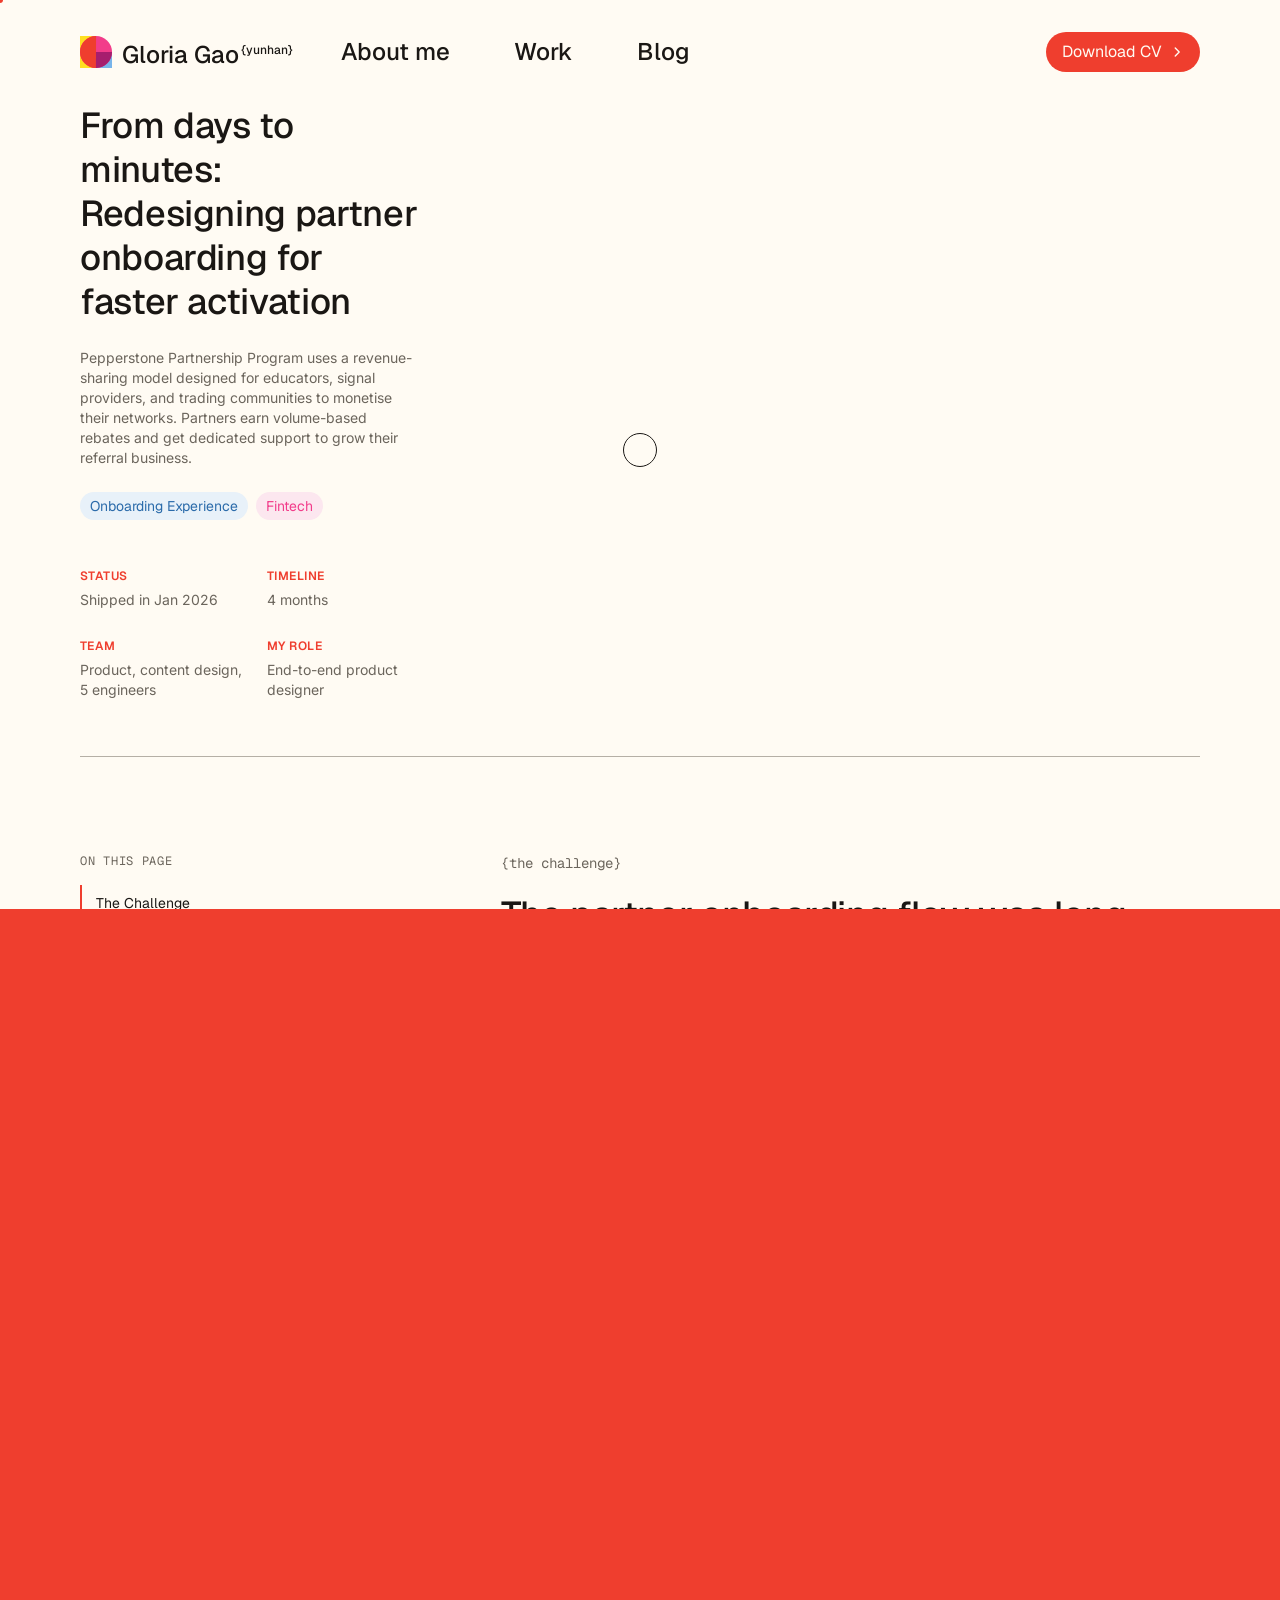
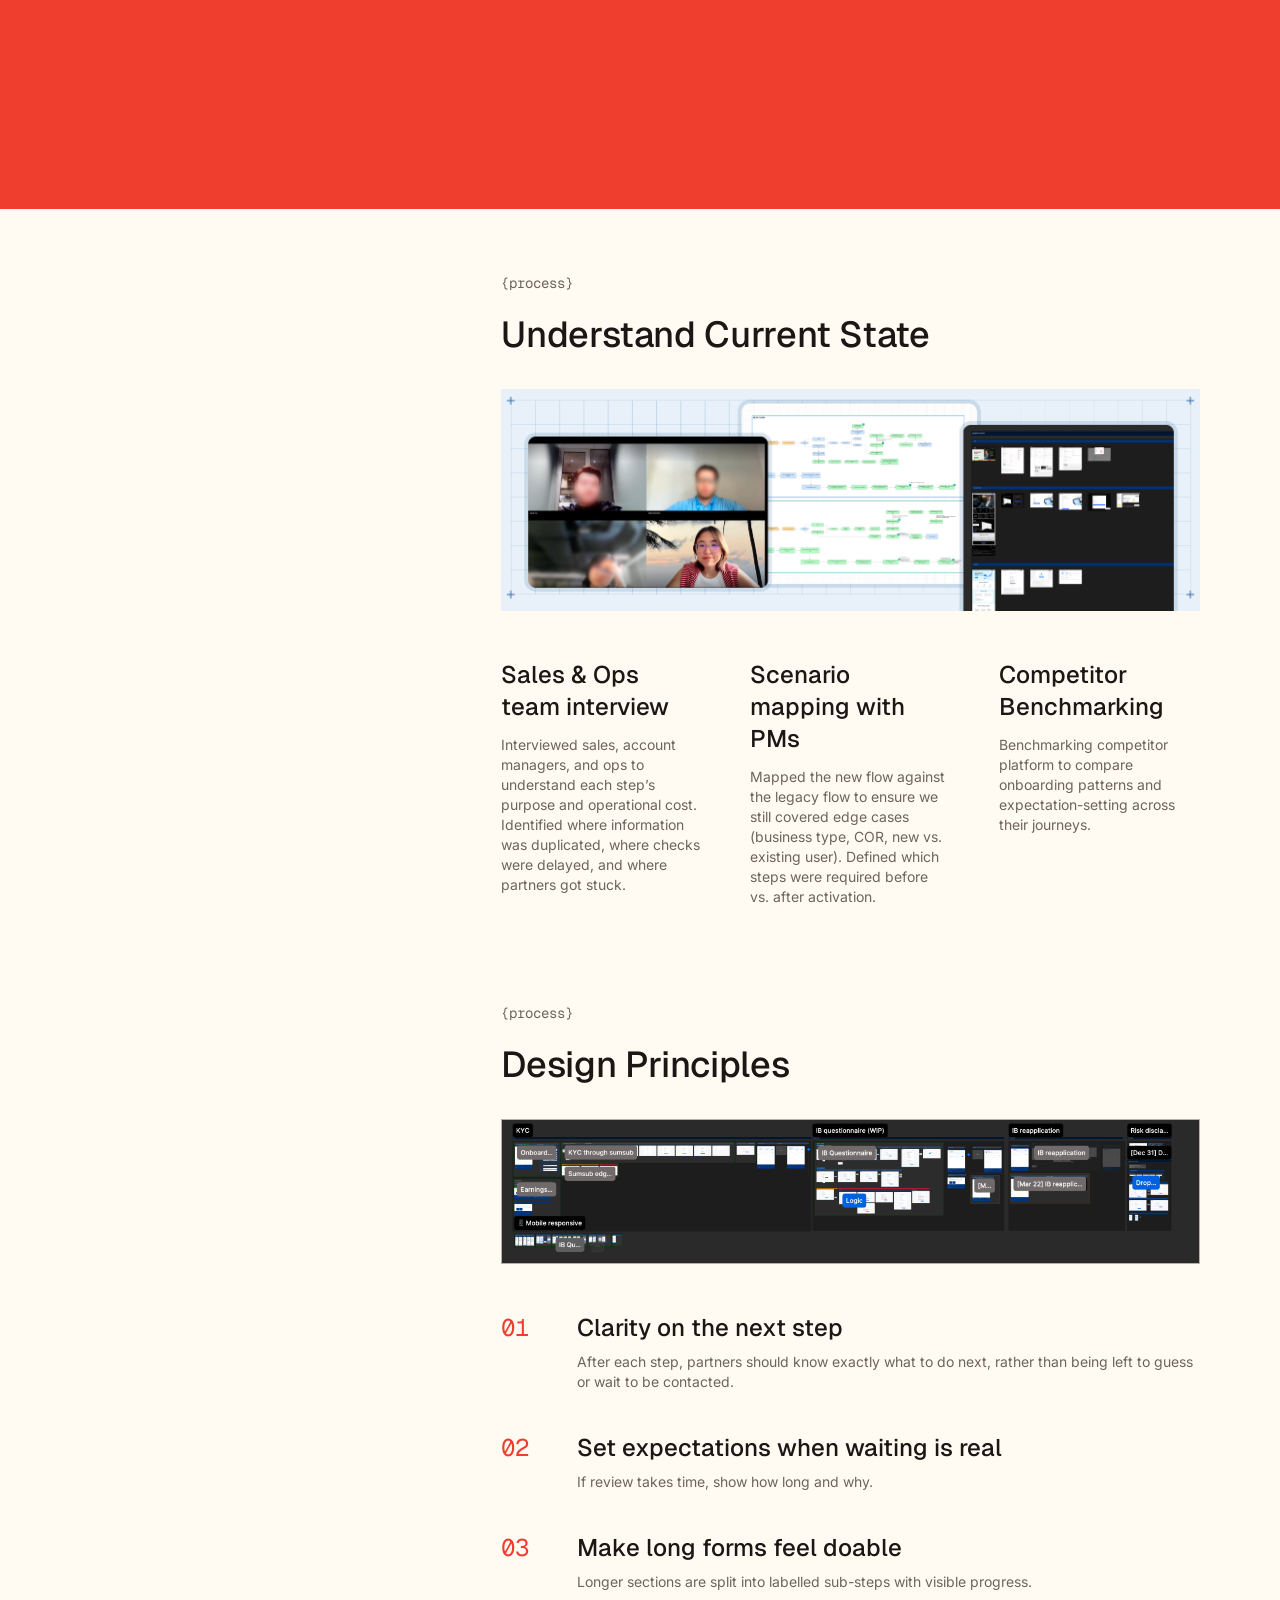
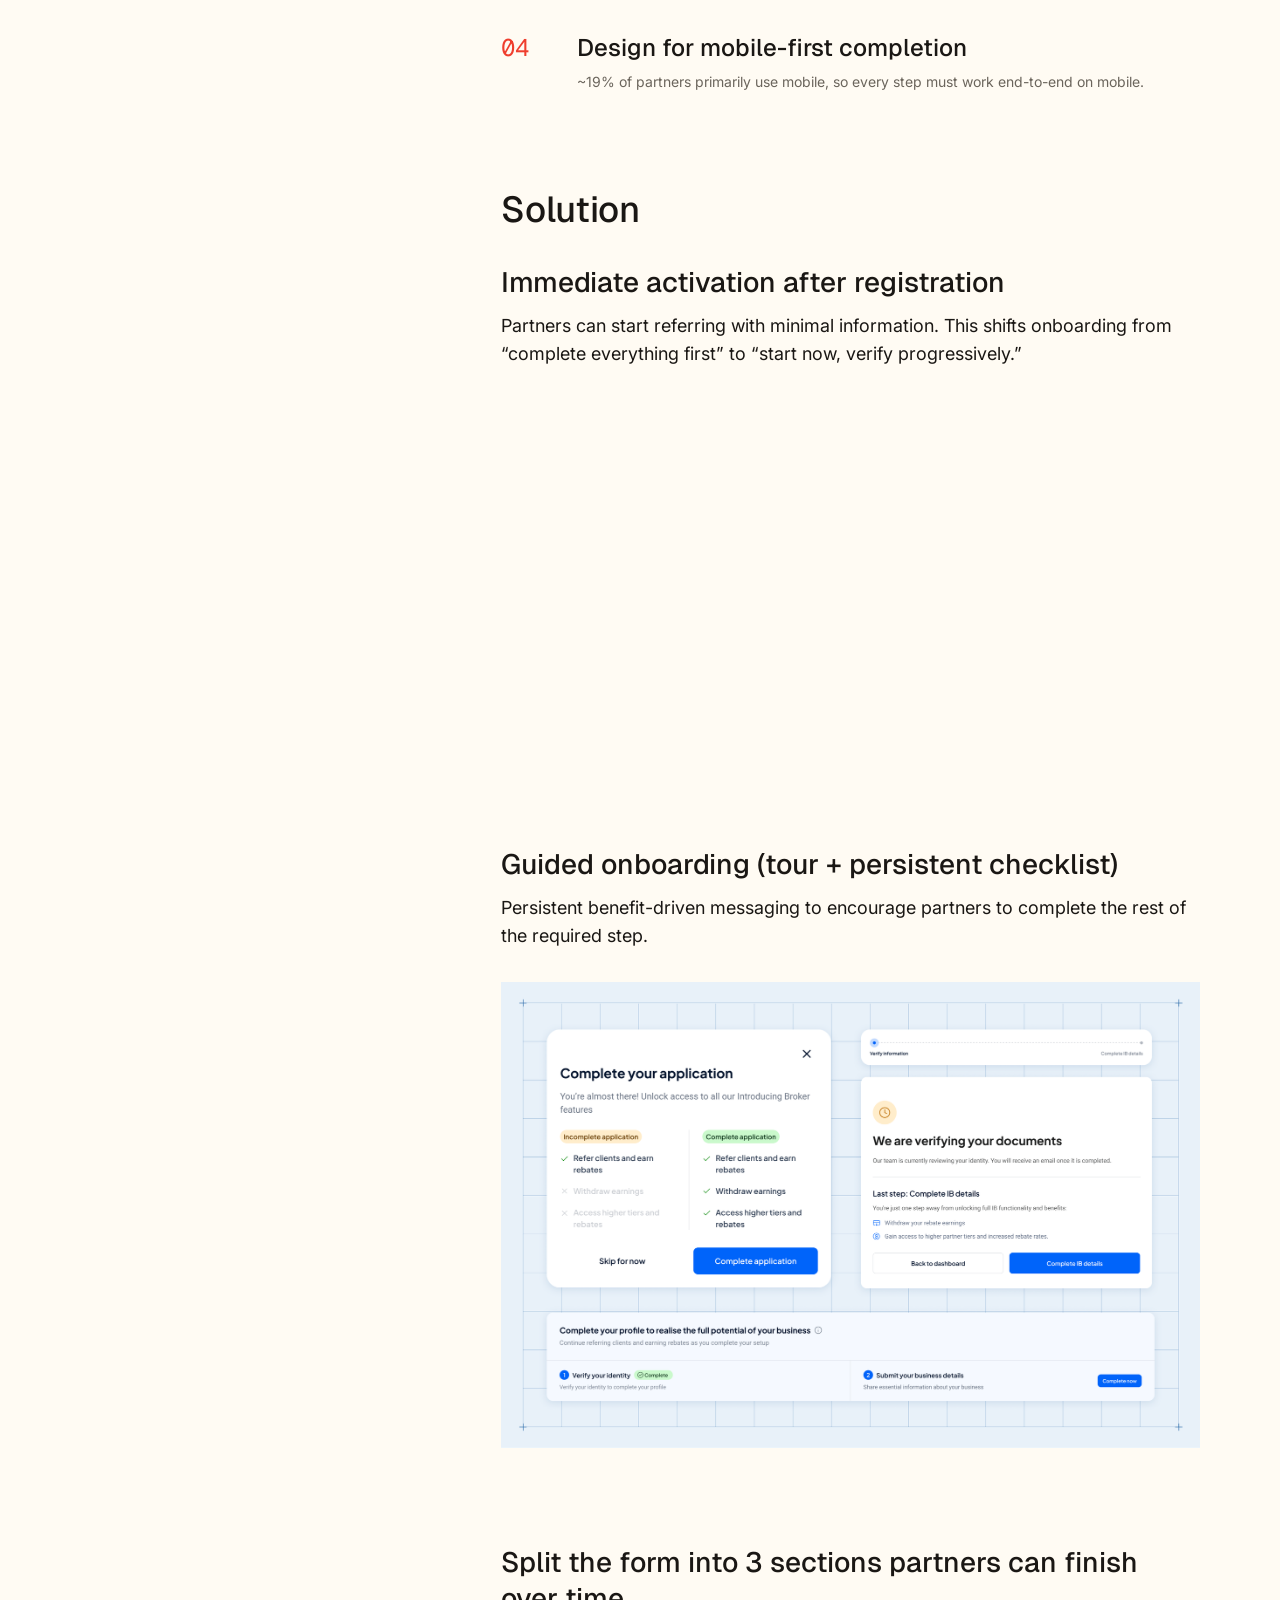
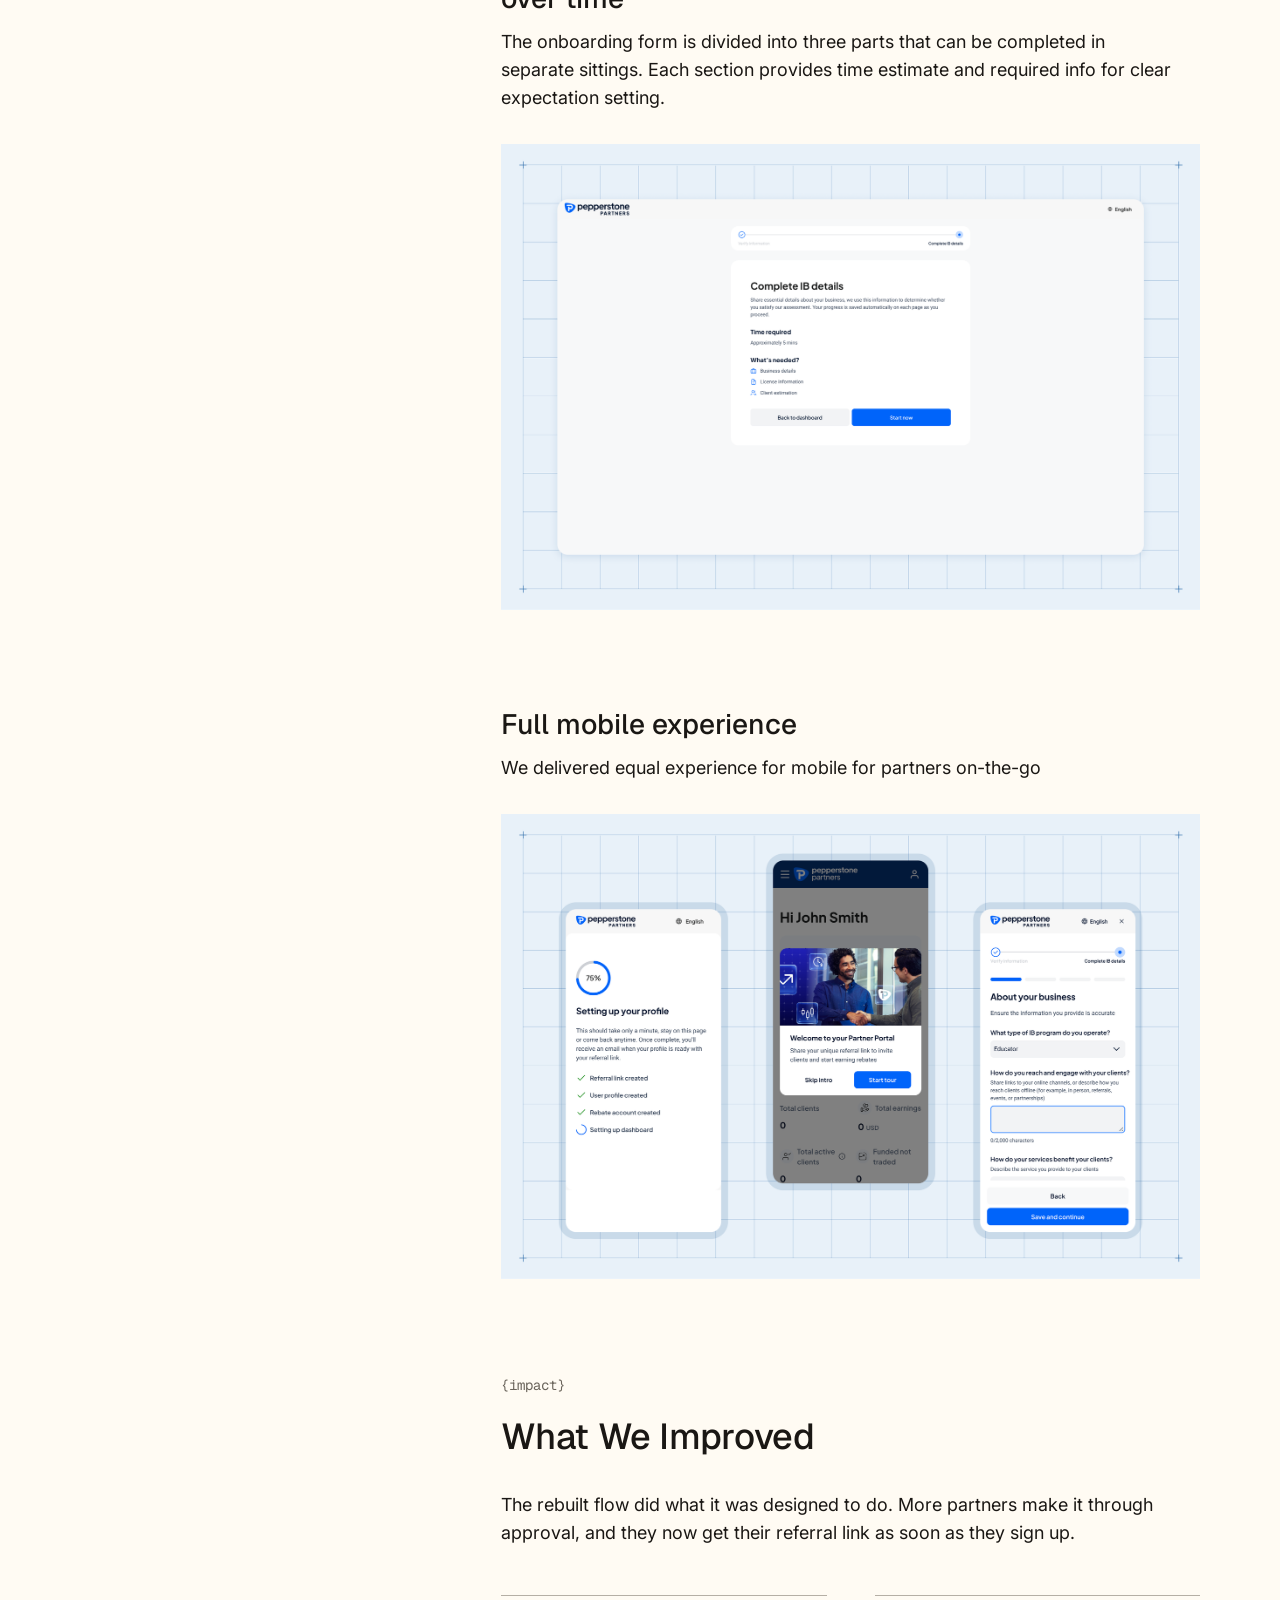
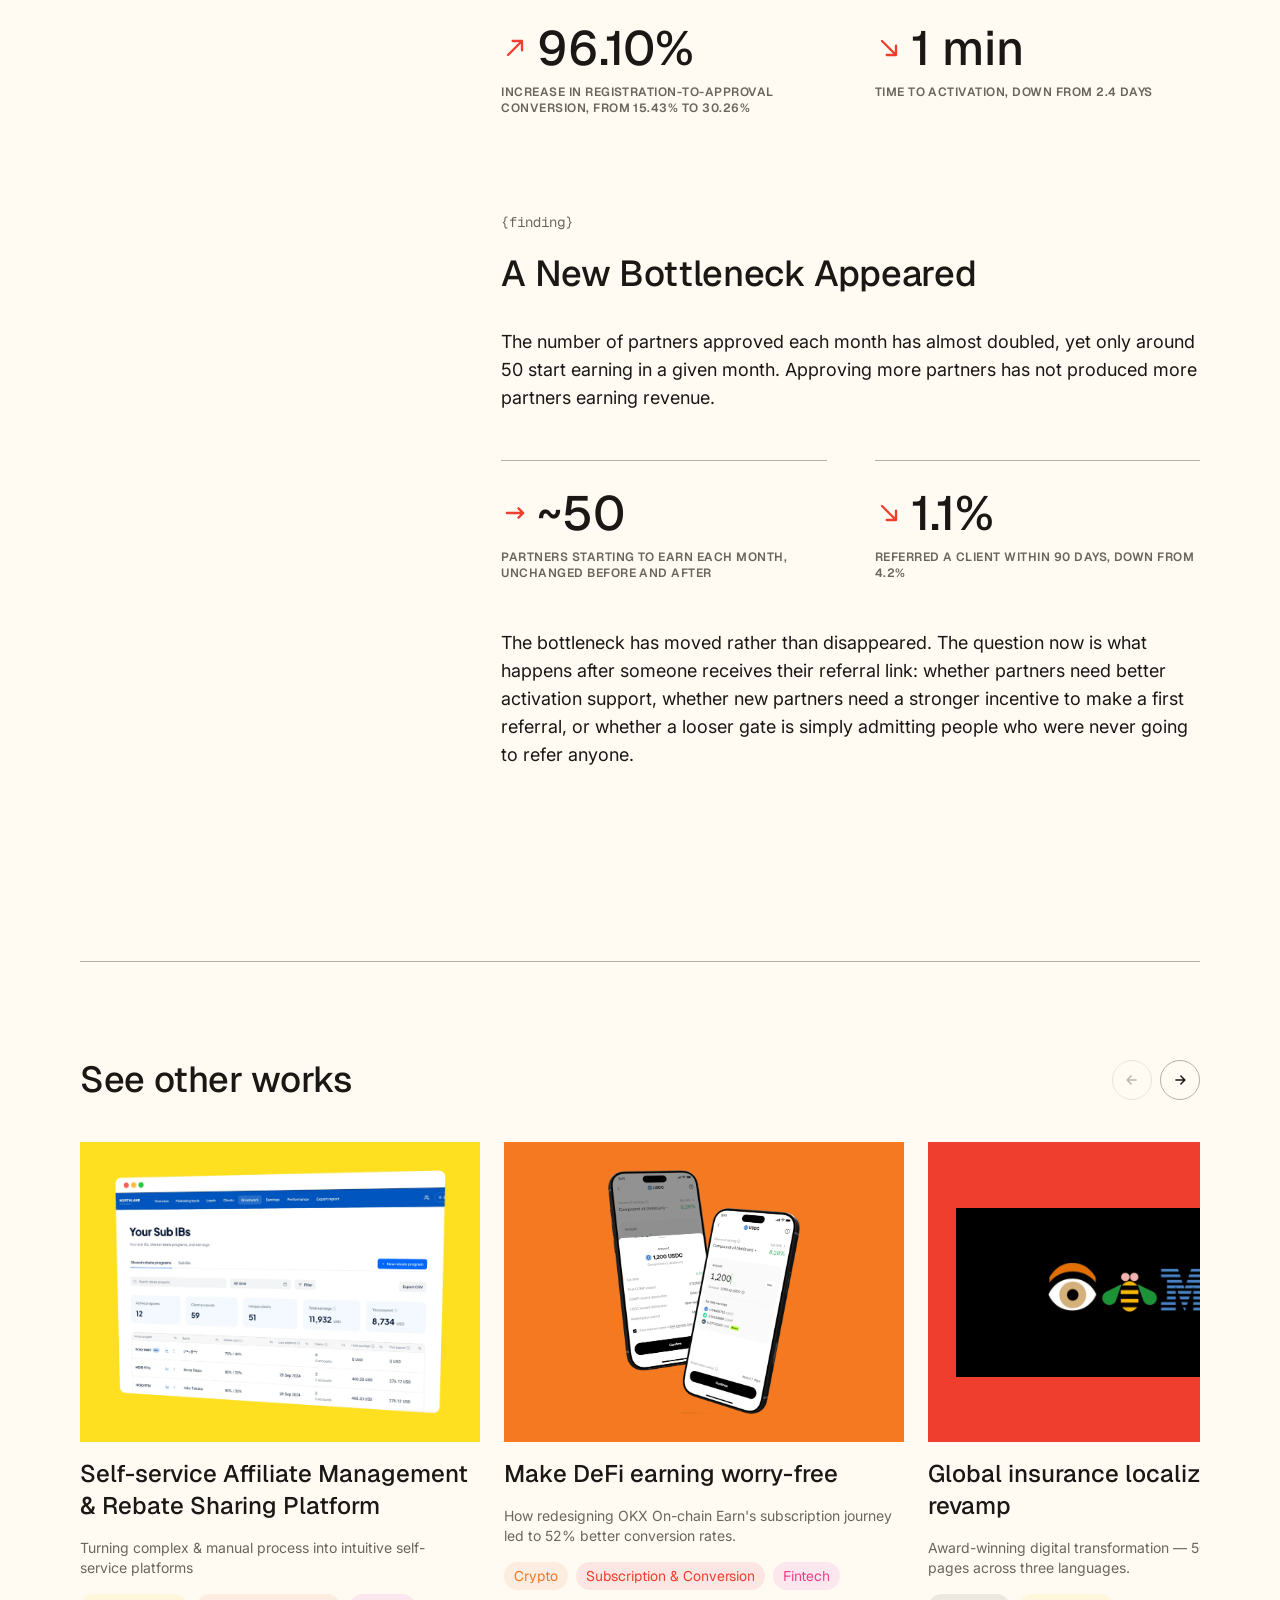
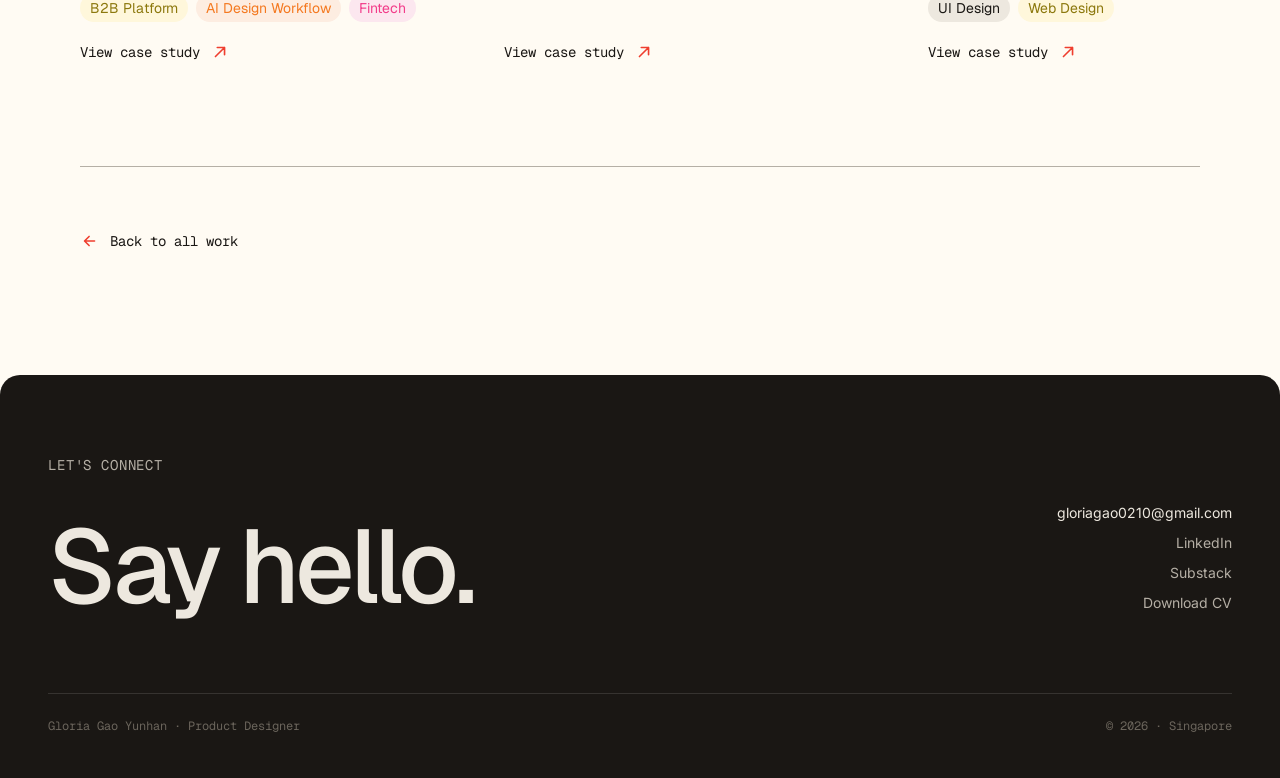
<file: case-pepperstone.html>
<!DOCTYPE html>
<html lang="en">
<head>
<meta charset="UTF-8">
<meta name="viewport" content="width=device-width, initial-scale=1.0">
<title>From days to minutes: Redesigning partner onboarding — Gloria Gao</title>
<meta name="description" content="Redesigning partner onboarding for the Pepperstone Partnership Program — cutting partner activation from days to minutes.">
<link rel="icon" href="assets/logo.svg" type="image/svg+xml">

<!-- Fonts: Geist for headings, Inter for body, Nothing You Could Do for the editorial accent, Geist Mono for labels -->
<link rel="preconnect" href="https://fonts.googleapis.com">
<link rel="preconnect" href="https://fonts.gstatic.com" crossorigin>
<link href="https://fonts.googleapis.com/css2?family=Geist:wght@400;500;600;700&family=Geist+Mono:wght@400;500;600&family=Inter:wght@400;500;600;700&family=Nothing+You+Could+Do&display=swap" rel="stylesheet">

<!-- ?v= is a cache-buster: bump the number whenever styles.css changes so browsers
     fetch the new file instead of reusing the copy they already have. -->
<link rel="stylesheet" href="css/styles.css?v=58">
</head>
<body>

<!-- Preloader: shown for a moment while the page "counts up" to 100% —
     but only on the first page of a visit. The inline script right below
     must run before anything paints, so it can mark <html> before the
     browser ever draws the black overlay on a repeat page; the render-
     blocking stylesheet above guarantees no paint happens before both this
     and it have run. See js/script.js section 1 for the JS-side half. -->
<div class="preloader" data-preloader>
  <div class="preloader-top">
    <span class="preloader-label">Gloria Gao — Portfolio 2026</span>
    <span class="preloader-count"><span data-count>0</span>%</span>
  </div>
  <div class="preloader-bar"><div class="preloader-bar-fill" data-bar></div></div>
</div>
<script>
  if (sessionStorage.getItem('gg-preloader-seen')) {
    document.documentElement.classList.add('skip-preloader');
  } else {
    sessionStorage.setItem('gg-preloader-seen', '1');
  }
</script>

<!-- Page-transition curtain, swipes up when you click an internal link.
     Starts pre-covered (no animation, just present) when arriving via one
     of those links, so there's something to tuck away from — see
     js/script.js section 8 for the reveal that plays once this state has
     actually painted, and the "why inline / why here" reasoning (same
     no-flash requirement as the preloader-skip check above: must run
     before first paint, which the render-blocking stylesheet guarantees
     for anything this early in <body>). -->
<div class="curtain" data-curtain></div>
<script>
  if (sessionStorage.getItem('gg-curtain-incoming')) {
    sessionStorage.removeItem('gg-curtain-incoming');
    document.querySelector('[data-curtain]').classList.add('is-active');
  }
</script>

<!-- Custom cursor (desktop only) — without this markup the page has no visible cursor at all -->
<div class="cursor-ring" data-cursor-ring></div>
<div class="cursor-dot" data-cursor-dot></div>

<div class="page case-study">

  <!-- ==================== NAVIGATION ==================== -->
  <nav class="navbar">
    <div class="nav-left">
      <a href="index.html" data-transition class="nav-logo" aria-label="Gloria Gao — home">
        <svg width="32" height="32" viewBox="0 0 168 168" fill="none" xmlns="http://www.w3.org/2000/svg" aria-hidden="true">
          <rect width="84" height="168" fill="#FFE020"/>
          <rect x="84" y="84" width="84" height="84" fill="#78B4EA"/>
          <circle cx="84" cy="84" r="84" fill="#F23C8A"/>
          <path d="M 83.626 167.999 C 37.234 167.793 -0.206 130.017 0.001 83.626 C 0.207 37.234 37.983 -0.206 84.374 0.001 L 83.626 167.999 Z" fill="#EF3E2E"/>
          <path transform="translate(83.626 84.002)" d="M 84.373 0.374 C 84.167 46.766 46.391 84.206 0 83.999 L 0.374 0 L 84.373 0.374 Z" fill="#A61E6E"/>
        </svg>
        <span class="nav-logo-word">Gloria Gao<sup>{yunhan}</sup></span>
      </a>
      <div class="nav-links">
        <a href="about.html" data-transition>About me</a>
        <a href="index.html#work" data-transition>Work</a>
        <a href="https://aicuriousdesigner.substack.com/" target="_blank" rel="noopener">Blog</a>
      </div>
    </div>
    <a href="assets/Gloria-Gao-CV.pdf" class="btn btn-primary btn-sm nav-cta">
      Download CV
      <svg width="14" height="14" viewBox="0 0 16 16" fill="none" aria-hidden="true"><path d="M6 3.5 L10.5 8 L6 12.5" stroke="currentColor" stroke-width="1.6" stroke-linecap="round" stroke-linejoin="round"/></svg>
    </a>
  </nav>

  <!-- .cs-shell holds the whole page to a max width with 80px either side -->
  <div class="cs-shell">

  <!-- ==================== HEADER ====================
       Two columns: title / description / details on the left, hero image on
       the right. The details block is pushed to the bottom of the left
       column (margin-top:auto) so it sits level with the foot of the image.
       HERO PLACEHOLDER — when the real clip is ready, replace the
       <div class="cs-placeholder"> with:
       <video autoplay loop muted playsinline preload="metadata" src="assets/pepperstone/hero.mp4"></video> -->
  <header class="cs-header">
    <div class="cs-intro">
      <div class="cs-intro-top">
        <h1 class="cs-title">From days to minutes: Redesigning partner onboarding for faster activation</h1>
        <p class="cs-body-sm">Pepperstone Partnership Program uses a revenue-sharing model designed for educators, signal providers, and trading communities to monetise their networks. Partners earn volume-based rebates and get dedicated support to grow their referral business.</p>
        <div class="tags">
          <span class="tag tag-blue">Onboarding Experience</span>
          <span class="tag tag-pink">Fintech</span>
        </div>
      </div>

      <dl class="cs-meta">
        <div>
          <dt class="cs-meta-label">Status</dt>
          <dd class="cs-body-sm">Shipped in Jan 2026</dd>
        </div>
        <div>
          <dt class="cs-meta-label">Timeline</dt>
          <dd class="cs-body-sm">4 months</dd>
        </div>
        <div>
          <dt class="cs-meta-label">Team</dt>
          <dd class="cs-body-sm">Product, content design, 5 engineers</dd>
        </div>
        <div>
          <dt class="cs-meta-label">My role</dt>
          <dd class="cs-body-sm">End-to-end product designer</dd>
        </div>
      </dl>
    </div>

    <div class="cs-hero-media">
      <figure class="cs-figure cs-figure--plain">
        <video autoplay loop muted playsinline preload="metadata" src="assets/pepperstone/hero.mp4"></video>
      </figure>
    </div>
  </header>

  <!-- ==================== BODY + STICKY SIDE NAV ====================
       Same two columns as the header above, so the content lines up under
       the hero image and the nav lines up under the title. The nav sticks
       as you scroll and highlights the section you're in (section 7 of
       js/script.js). Both columns collapse below 1200px. -->
  <div class="cs-main">

    <div class="cs-sidenav-col">
      <nav class="cs-sidenav" data-sidenav aria-label="Case study sections">
        <p class="cs-sidenav-label">On this page</p>
        <ul>
          <li><a href="#challenge">The Challenge</a></li>
          <li><a href="#goals">Business Goals</a></li>
          <li><a href="#current-state">Current State</a></li>
          <li><a href="#principles">Design Principles</a></li>
          <li><a href="#solution">Solution</a></li>
          <li><a href="#impact">What We Improved</a></li>
          <li><a href="#finding">A New Bottleneck</a></li>
        </ul>
      </nav>
    </div>

    <div class="cs-content">

  <!-- ==================== THE CHALLENGE ==================== -->
  <section class="cs-section" id="challenge">
    <div data-reveal>
      <div class="cs-label">The challenge</div>
      <h2 class="cs-h2">The partner onboarding flow was long, high-friction, and heavily dependent on manual follow-ups from the ops team.</h2>
      <p class="cs-body">Partners had to complete an all-or-nothing process before they could start referring clients, which caused drop-off and delayed activation from minutes to days.</p>

      <blockquote class="cs-quote">
        <p class="serif-accent">“This process works, but it’s highly manual and back-and-forth between sales and partners — especially since even opening a trading account is a hassle for the client”</p>
        <footer>Sales team feedback</footer>
      </blockquote>
    </div>
  </section>

  <!-- ==================== BUSINESS GOALS ==================== -->
  <section class="cs-section" id="goals">
    <div data-reveal>
      <h2 class="cs-h2">Business Goals</h2>
      <div class="cs-grid-3">
        <div class="cs-grid-item">
          <img class="cs-goal-icon" src="assets/illustrations/logo-pattern-01.svg" alt="" width="40" height="40">
          <h3 class="cs-h4">Grow active partners with frictionless onboarding</h3>
          <p class="cs-body-sm">Reduce redundant steps, lower onboarding friction and enabling faster referrals</p>
        </div>
        <div class="cs-grid-item">
          <img class="cs-goal-icon" src="assets/illustrations/logo-pattern-04.svg" alt="" width="40" height="40">
          <h3 class="cs-h4">Reduce time-to-activation</h3>
          <p class="cs-body-sm">Automate KYC and account set up to reduce manual ops review dependency and number of follow-ups required</p>
        </div>
        <div class="cs-grid-item">
          <img class="cs-goal-icon" src="assets/illustrations/logo-pattern-05.svg" alt="" width="40" height="40">
          <h3 class="cs-h4">Due diligence at the right time</h3>
          <p class="cs-body-sm">Moving due diligence to the right moments, not removing it</p>
        </div>
      </div>
    </div>
  </section>

  <!-- ==================== PROCESS — UNDERSTAND CURRENT STATE ==================== -->
  <section class="cs-section" id="current-state">
    <div>
      <div class="cs-label">Process</div>
      <h2 class="cs-h2">Understand Current State</h2>
    </div>

    <div data-reveal style="margin-bottom:48px;">
      <figure class="cs-figure cs-figure--plain">
        <img src="assets/pepperstone/current-state.png" alt="Research artefacts from the discovery phase: a team interview call, the new onboarding flow mapped out, and a competitor benchmarking board" loading="lazy" decoding="async" width="1440" height="458">
      </figure>
    </div>

    <div data-reveal>
      <div class="cs-grid-3">
        <div class="cs-grid-item">
          <h3 class="cs-h4">Sales &amp; Ops team interview</h3>
          <p class="cs-body-sm">Interviewed sales, account managers, and ops to understand each step’s purpose and operational cost. Identified where information was duplicated, where checks were delayed, and where partners got stuck.</p>
        </div>
        <div class="cs-grid-item">
          <h3 class="cs-h4">Scenario mapping with PMs</h3>
          <p class="cs-body-sm">Mapped the new flow against the legacy flow to ensure we still covered edge cases (business type, COR, new vs. existing user). Defined which steps were required before vs. after activation.</p>
        </div>
        <div class="cs-grid-item">
          <h3 class="cs-h4">Competitor Benchmarking</h3>
          <p class="cs-body-sm">Benchmarking competitor platform to compare onboarding patterns and expectation-setting across their journeys.</p>
        </div>
      </div>
    </div>
  </section>

  <!-- ==================== PROCESS — DESIGN PRINCIPLES ==================== -->
  <section class="cs-section" id="principles">
    <div>
      <div class="cs-label">Process</div>
      <h2 class="cs-h2">Design Principles</h2>
    </div>
    <div data-reveal style="margin-bottom:48px;">
      <figure class="cs-figure">
        <img src="assets/pepperstone/design-principles.png" alt="Design file overview showing the KYC, partner questionnaire, reapplication and risk disclosure flows" loading="lazy" decoding="async" width="2384" height="490">
      </figure>
    </div>
    <div data-reveal>
      <ol class="cs-principles">
        <li>
          <div class="cs-principle-body">
            <h3 class="cs-h4">Clarity on the next step</h3>
            <p class="cs-body-sm">After each step, partners should know exactly what to do next, rather than being left to guess or wait to be contacted.</p>
          </div>
        </li>
        <li>
          <div class="cs-principle-body">
            <h3 class="cs-h4">Set expectations when waiting is real</h3>
            <p class="cs-body-sm">If review takes time, show how long and why.</p>
          </div>
        </li>
        <li>
          <div class="cs-principle-body">
            <h3 class="cs-h4">Make long forms feel doable</h3>
            <p class="cs-body-sm">Longer sections are split into labelled sub-steps with visible progress.</p>
          </div>
        </li>
        <li>
          <div class="cs-principle-body">
            <h3 class="cs-h4">Design for mobile-first completion</h3>
            <p class="cs-body-sm">~19% of partners primarily use mobile, so every step must work end-to-end on mobile.</p>
          </div>
        </li>
      </ol>
    </div>
  </section>

  <!-- ==================== SOLUTION ====================
       Each block: heading + description, then the demo video below it.
       All videos are placeholders — see the hero comment above for the
       markup to swap in. -->
  <section class="cs-section" id="solution">
    <div>
      <h2 class="cs-h2">Solution</h2>
    </div>

    <div class="cs-solution" data-reveal>
      <div>
        <h3 class="cs-h3">Immediate activation after registration</h3>
        <p class="cs-body">Partners can start referring with minimal information. This shifts onboarding from “complete everything first” to “start now, verify progressively.”</p>
      </div>
      <div>
        <figure class="cs-figure cs-figure--plain">
          <video autoplay loop muted playsinline preload="metadata" src="assets/pepperstone/solution-1.mp4"></video>
        </figure>
      </div>
    </div>

    <div class="cs-solution" data-reveal>
      <div>
        <h3 class="cs-h3">Guided onboarding (tour + persistent checklist)</h3>
        <p class="cs-body">Persistent benefit-driven messaging to encourage partners to complete the rest of the required step.</p>
      </div>
      <div>
        <figure class="cs-figure cs-figure--plain">
          <img src="assets/pepperstone/solution-2.png" alt="Completion modal, identity verification status, and persistent checklist bar guiding the partner through the remaining onboarding steps" loading="lazy" decoding="async" width="1600" height="1067">
        </figure>
      </div>
    </div>

    <div class="cs-solution" data-reveal>
      <div>
        <h3 class="cs-h3">Split the form into 3 sections partners can finish over time</h3>
        <p class="cs-body">The onboarding form is divided into three parts that can be completed in separate sittings. Each section provides time estimate and required info for clear expectation setting.</p>
      </div>
      <div>
        <figure class="cs-figure cs-figure--plain">
          <img src="assets/pepperstone/solution-3.png" alt="Complete partner details step, showing the time required and the information needed, with progress saved automatically between sections" loading="lazy" decoding="async" width="1600" height="1067">
        </figure>
      </div>
    </div>

    <div class="cs-solution" data-reveal>
      <div>
        <h3 class="cs-h3">Full mobile experience</h3>
        <p class="cs-body">We delivered equal experience for mobile for partners on-the-go</p>
      </div>
      <div>
        <figure class="cs-figure cs-figure--plain">
          <img src="assets/pepperstone/solution-4.png" alt="Three mobile screens: onboarding progress, the partner portal welcome tour, and the partner business details form" loading="lazy" decoding="async" width="1600" height="1067">
        </figure>
      </div>
    </div>
  </section>

  <!-- ==================== IMPACT ==================== -->
  <section class="cs-section" id="impact">
    <div data-reveal>
      <div class="cs-label">Impact</div>
      <h2 class="cs-h2">What We Improved</h2>
      <p class="cs-body">The rebuilt flow did what it was designed to do. More partners make it through approval, and they now get their referral link as soon as they sign up.</p>

      <div class="cs-grid-2" style="margin-top:48px; row-gap:48px;">
        <div class="cs-metric">
          <span class="cs-metric-value">
            <svg class="cs-metric-trend" viewBox="0 0 24 24" fill="none" aria-hidden="true"><path d="M6 18L18 6M18 14V6H10" stroke="currentColor" stroke-width="2" stroke-linecap="round" stroke-linejoin="round"/></svg>
            96.10%
          </span>
          <span class="cs-metric-label">Increase in registration-to-approval conversion, from 15.43% to 30.26%</span>
        </div>
        <div class="cs-metric">
          <span class="cs-metric-value">
            <svg class="cs-metric-trend" viewBox="0 0 24 24" fill="none" aria-hidden="true"><path d="M6 6L18 18M10 18H18V10" stroke="currentColor" stroke-width="2" stroke-linecap="round" stroke-linejoin="round"/></svg>
            1 min
          </span>
          <span class="cs-metric-label">Time to activation, down from 2.4 days</span>
        </div>
      </div>
    </div>
  </section>

  <!-- ==================== FINDING ====================
       The counter-result. Its own section rather than a block under Impact
       so the side nav can address it directly, and so it reads as a peer of
       the wins above rather than a footnote to them. -->
  <section class="cs-section" id="finding">
    <div data-reveal>
      <div class="cs-label">Finding</div>
      <h2 class="cs-h2">A New Bottleneck Appeared</h2>
      <p class="cs-body">The number of partners approved each month has almost doubled, yet only around 50 start earning in a given month. Approving more partners has not produced more partners earning revenue.</p>

      <div class="cs-grid-2" style="margin-top:48px; row-gap:48px;">
        <div class="cs-metric">
          <span class="cs-metric-value">
            <!-- Flat arrow: the whole point of this figure is that it didn't move. -->
            <svg class="cs-metric-trend" viewBox="0 0 24 24" fill="none" aria-hidden="true"><path d="M5 12H19M15 8L19 12L15 16" stroke="currentColor" stroke-width="2" stroke-linecap="round" stroke-linejoin="round"/></svg>
            ~50
          </span>
          <span class="cs-metric-label">Partners starting to earn each month, unchanged before and after</span>
        </div>
        <div class="cs-metric">
          <span class="cs-metric-value">
            <svg class="cs-metric-trend" viewBox="0 0 24 24" fill="none" aria-hidden="true"><path d="M6 6L18 18M10 18H18V10" stroke="currentColor" stroke-width="2" stroke-linecap="round" stroke-linejoin="round"/></svg>
            1.1%
          </span>
          <span class="cs-metric-label">Referred a client within 90 days, down from 4.2%</span>
        </div>
      </div>

      <p class="cs-body" style="margin-top:48px;">The bottleneck has moved rather than disappeared. The question now is what happens after someone receives their referral link: whether partners need better activation support, whether new partners need a stronger incentive to make a first referral, or whether a looser gate is simply admitting people who were never going to refer anyone.</p>
    </div>
  </section>

    </div><!-- /.cs-content -->
  </div><!-- /.cs-main -->

  <!-- ==================== SEE OTHER WORKS ====================
       The other three case studies, so a reader who has just finished this
       one can go straight to the next. Scrolls natively (CSS scroll-snap);
       script.js only adds the arrows, which hide when nothing overflows. -->
  <section class="cs-related" data-related aria-label="Other case studies">
    <div class="cs-related-head">
      <h2 class="cs-h2">See other works</h2>
      <div class="cs-related-nav" data-related-nav>
        <button type="button" class="cs-related-arrow" data-related-prev aria-label="Previous case study">
          <svg width="18" height="18" viewBox="0 0 22 22" fill="none" aria-hidden="true"><path d="M16 11 H6 M10 6 L5 11 L10 16" stroke="currentColor" stroke-width="1.8" stroke-linecap="round" stroke-linejoin="round"/></svg>
        </button>
        <button type="button" class="cs-related-arrow" data-related-next aria-label="Next case study">
          <svg width="18" height="18" viewBox="0 0 22 22" fill="none" aria-hidden="true"><path d="M6 11 H16 M12 6 L17 11 L12 16" stroke="currentColor" stroke-width="1.8" stroke-linecap="round" stroke-linejoin="round"/></svg>
        </button>
      </div>
    </div>
    <div class="cs-related-track" data-related-track>
      <a href="case-affiliate.html" data-transition class="cs-related-card">
        <div class="cs-related-thumb" style="--thumb-bg:var(--color-yellow);">
          <img src="assets/affiliate/home-banner.webp" alt="The Northlane Partners affiliate platform, showing shared rebate programs with active-program, client-account, and earnings totals" loading="lazy" decoding="async" width="1600" height="1177">
        </div>
        <h3 class="cs-related-title">Self-service Affiliate Management &amp; Rebate Sharing Platform</h3>
        <p class="cs-related-desc">Turning complex &amp; manual process into intuitive self-service platforms</p>
        <div class="tags">
          <span class="tag tag-yellow">B2B Platform</span>
          <span class="tag tag-orange">AI Design Workflow</span>
          <span class="tag tag-pink">Fintech</span>
        </div>
        <span class="case-link">
          View case study
          <svg width="20" height="20" viewBox="0 0 22 22" fill="none" aria-hidden="true"><path d="M6 16 L16 6 M8 6 h8 v8" stroke="currentColor" stroke-width="1.8" stroke-linecap="round" stroke-linejoin="round"/></svg>
        </span>
      </a>
      <a href="case-okx.html" data-transition class="cs-related-card">
        <div class="cs-related-thumb" style="--thumb-bg:var(--color-orange);">
          <img src="assets/okx/home-banner.webp" alt="Two layered OKX On-chain Earn screens: subscribing to a USDC product, and the daily earnings breakdown" loading="lazy" decoding="async" width="1100" height="1401">
        </div>
        <h3 class="cs-related-title">Make DeFi earning worry-free</h3>
        <p class="cs-related-desc">How redesigning OKX On-chain Earn's subscription journey led to 52% better conversion rates.</p>
        <div class="tags">
          <span class="tag tag-orange">Crypto</span>
          <span class="tag tag-red">Subscription &amp; Conversion</span>
          <span class="tag tag-pink">Fintech</span>
        </div>
        <span class="case-link">
          View case study
          <svg width="20" height="20" viewBox="0 0 22 22" fill="none" aria-hidden="true"><path d="M6 16 L16 6 M8 6 h8 v8" stroke="currentColor" stroke-width="1.8" stroke-linecap="round" stroke-linejoin="round"/></svg>
        </span>
      </a>
      <a href="case-insurance.html" data-transition class="cs-related-card">
        <div class="cs-related-thumb" style="--thumb-bg:var(--color-red);">
          <img src="assets/insurance/hero.webp" alt="The IBM iX logo mark — an eye, a bee, and the letter M, spelling out 'I-B-M' as a rebus" loading="lazy" decoding="async" width="1600" height="788">
        </div>
        <h3 class="cs-related-title">Global insurance localization &amp; revamp</h3>
        <p class="cs-related-desc">Award-winning digital transformation &mdash; 500+ responsive pages across three languages.</p>
        <div class="tags">
          <span class="tag tag-neutral">UI Design</span>
          <span class="tag tag-yellow">Web Design</span>
        </div>
        <span class="case-link">
          View case study
          <svg width="20" height="20" viewBox="0 0 22 22" fill="none" aria-hidden="true"><path d="M6 16 L16 6 M8 6 h8 v8" stroke="currentColor" stroke-width="1.8" stroke-linecap="round" stroke-linejoin="round"/></svg>
        </span>
      </a>
    </div>
  </section>

  <!-- ==================== BACK TO WORK ==================== -->
  <div class="cs-pagenav">
    <a href="index.html#work" data-transition class="case-link">
      <svg width="20" height="20" viewBox="0 0 22 22" fill="none" aria-hidden="true"><path d="M16 11 H6 M10 6 L5 11 L10 16" stroke="currentColor" stroke-width="1.8" stroke-linecap="round" stroke-linejoin="round"/></svg>
      Back to all work
    </a>
  </div>

  </div><!-- /.cs-shell -->

  <!-- ==================== FOOTER / LET'S CONNECT ==================== -->
  <footer class="site-footer">
    <div class="container">
      <div class="eyebrow eyebrow-inverse">Let's connect</div>
      <div class="footer-top">
        <h2>Say hello.</h2>
        <div class="footer-links">
          <a href="mailto:gloriagao0210@gmail.com" class="footer-email">gloriagao0210@gmail.com</a>
          <a href="https://www.linkedin.com/in/gloria-yunhan-gao/" target="_blank" rel="noopener">LinkedIn</a>
          <a href="https://aicuriousdesigner.substack.com/" target="_blank" rel="noopener">Substack</a>
          <a href="assets/Gloria-Gao-CV.pdf" target="_blank" rel="noopener">Download CV</a>
        </div>
      </div>
      <div class="footer-bottom">
        <span>Gloria Gao Yunhan · Product Designer</span>
        <span>© 2026 · Singapore</span>
      </div>
    </div>
  </footer>

</div>

<script src="js/script.js?v=56"></script>
</body>
</html>
</file>
<file: css/styles.css>
/* ==========================================
   GLORIA GAO — PORTFOLIO WEBSITE
   ==========================================
   Rebuilt from the "Gloria Gao" Claude Design system (riso/screen-print
   inks on a warm cream base). Section order below matches index.html
   top to bottom, so you can find things by scrolling the page and
   scrolling this file together.
   ========================================== */

/* ---------- Design tokens ---------- */
:root {
  /* Ink palette, from the design system's colors.css */
  --color-red: #ef3e2e;
  --color-pink: #f23c8a;
  --color-yellow: #ffe020;
  --color-orange: #f47920;
  --color-blue: #78b4ea;
  --color-magenta: #a61e6e;

  /* Warm neutrals */
  --color-bg: #fffbf3;
  --color-surface: #ede8df;
  --color-stroke: #b5afa5;
  --color-text-secondary: #6b655c;
  --color-ink: #1a1714;
  --color-white: #ffffff;

  /* Tag tint surfaces + text */
  --tag-pink-bg: #fce7ef;    --tag-pink-fg: #f23c8a;
  --tag-orange-bg: #fdede1;  --tag-orange-fg: #f47920;
  --tag-red-bg: #fce6e3;     --tag-red-fg: #ef3e2e;
  --tag-blue-bg: #e8f1f9;    --tag-blue-fg: #2b6baa;
  --tag-yellow-bg: #fff7db;  --tag-yellow-fg: #8c780d;

  /* Type */
  --font-display: 'Geist', -apple-system, BlinkMacSystemFont, 'Segoe UI', sans-serif;
  --font-sans: 'Inter', -apple-system, BlinkMacSystemFont, 'Segoe UI', sans-serif;
  /* Trying a handwritten accent in place of the italic serif — the variable
     and class names below still say "serif" (renaming them would touch the
     markup in every HTML file for no functional gain), but what they apply
     is now a script font. 'cursive' is its generic-family fallback rather
     than 'serif', since that's the honest fallback for what this actually
     is if the web font fails to load. */
  --font-serif: 'Nothing You Could Do', 'Segoe Script', cursive;
  --font-mono: 'Geist Mono', ui-monospace, 'SF Mono', Menlo, monospace;

  /* Type scale, from the design system's typography tokens (Figma: Portfolio 2026 → type-specimens).
     Homepage headlines (hero, footer, etc.) use bespoke oversized sizes and don't pull from this
     scale — these tokens are for body copy, UI text, and future page builds. */
  --text-display-size: 200px; --text-display-line: 240px; --text-display-weight: 400;
  --text-display-sm-size: 72px; --text-display-sm-line: 80px; --text-display-sm-weight: 400;
  --text-h1-size: 48px;       --text-h1-line: 56px;        --text-h1-weight: 500;
  --text-h2-size: 36px;       --text-h2-line: 44px;        --text-h2-weight: 500;
  --text-h3-size: 28px;       --text-h3-line: 36px;        --text-h3-weight: 500;
  --text-h4-size: 24px;       --text-h4-line: 32px;        --text-h4-weight: 500;
  --text-body-lg-size: 18px;  --text-body-lg-line: 28px;   --text-body-lg-weight: 400;
  --text-body-size: 16px;     --text-body-line: 24px;      --text-body-weight: 400;
  --text-body-sm-size: 14px;  --text-body-sm-line: 20px;   --text-body-sm-weight: 400;
  --text-caption-size: 12px;  --text-caption-line: 16px;   --text-caption-weight: 400;
  --text-overline-size: 12px; --text-overline-line: 16px;  --text-overline-weight: 600;

  /* Serif accent — the handwritten editorial voice (Nothing You Could Do,
     which has no italic of its own, so the class below no longer fakes
     one). Used for the emphasised word in a headline (homepage "patterns")
     and for pull quotes on case study pages. Apply with the .serif-accent
     class; colour is set per context. */
  --text-quote-size: 28px;    --text-quote-line: 40px;     --text-quote-weight: 400;

  /* Layout */
  --page-max: 1344px;
  --page-pad: 48px;
  --radius-pill: 100px;
  --radius-card: 12px;

  /* Nav/header/about-me use a wider max-width and side padding than the rest
     of the page (matches the Figma redesign, node 1:914) — scoped to their
     own --hero-pad/--hero-max so the Work/thoughts/footer sections below
     are untouched until we redesign those too. */
  --hero-pad: 80px;
  --hero-max: 1440px;
}

/* ---------- Reset ---------- */
* { box-sizing: border-box; }
html, body { margin: 0; padding: 0; }
/* Anchor links (the case study side nav, "Work" in the header) glide
   rather than jump — unless the reader has asked for less motion. */
@media (prefers-reduced-motion: no-preference) {
  html { scroll-behavior: smooth; }
}
body {
  background: var(--color-bg);
  color: var(--color-ink);
  font-family: var(--font-sans);
  -webkit-font-smoothing: antialiased;
}
a { color: inherit; text-decoration: none; }
a:hover { color: var(--color-red); }
img, svg { display: block; max-width: 100%; }
h1, h2, h3, p { margin: 0; }
::selection { background: var(--color-yellow); }

.container {
  max-width: var(--page-max);
  margin: 0 auto;
  padding: 0 var(--page-pad);
}

/* Hide the default cursor and show our custom ring/dot instead — desktop with a mouse only */
@media (pointer: fine) {
  * { cursor: none; }
}

/* ---------- Buttons ---------- */
.btn {
  display: inline-flex;
  align-items: center;
  justify-content: center;
  gap: 8px;
  width: fit-content;
  padding: 12px 24px;
  border: none;
  border-radius: var(--radius-pill);
  font-family: var(--font-display);
  font-size: 16px;
  line-height: 24px;
  white-space: nowrap;
  cursor: pointer;
  transition: background 120ms ease, color 120ms ease;
}
.btn svg { flex-shrink: 0; }
.btn-primary { background: var(--color-red); color: var(--color-bg); }
.btn-primary:hover { background: #d8351f; color: var(--color-bg); }
.btn-secondary { background: var(--color-surface); color: var(--color-ink); }
.btn-secondary:hover { background: #e2ddd2; color: var(--color-ink); }
/* Size steps. .btn-sm only trims the padding, so it still carries the base
   16px type; .btn-xs is a full step down for tight rows. Its metrics are
   tokens rather than literals so a context can adopt the step without
   restating them — the mobile navbar does exactly that. */
:root {
  --btn-xs-pad: 7px 12px;
  --btn-xs-gap: 6px;
  --btn-xs-font: 14px;
  --btn-xs-line: 20px;
}
.btn-sm { padding: 8px 16px; gap: 8px; }
.btn-xs {
  padding: var(--btn-xs-pad);
  gap: var(--btn-xs-gap);
  font-size: var(--btn-xs-font);
  line-height: var(--btn-xs-line);
}

/* ---------- Tags ---------- */
.tags { display: flex; gap: 8px; flex-wrap: wrap; }
.tag {
  display: inline-flex;
  align-items: center;
  padding: 4px 10px;
  border-radius: var(--radius-pill);
  font-family: var(--font-display);
  font-weight: var(--text-body-sm-weight);
  font-size: var(--text-body-sm-size);
  line-height: var(--text-body-sm-line);
  white-space: nowrap;
}
.tag-neutral { background: var(--color-surface); color: var(--color-ink); }
.tag-pink    { background: var(--tag-pink-bg);   color: var(--tag-pink-fg); }
.tag-orange  { background: var(--tag-orange-bg); color: var(--tag-orange-fg); }
.tag-red     { background: var(--tag-red-bg);    color: var(--tag-red-fg); }
.tag-blue    { background: var(--tag-blue-bg);   color: var(--tag-blue-fg); }
.tag-yellow  { background: var(--tag-yellow-bg); color: var(--tag-yellow-fg); }

/* ---------- Serif accent ----------
   Family only — size and colour come from whatever it's placed in, so the
   same treatment works inside a 72px headline and a 28px pull quote.
   font-style stays normal: Nothing You Could Do ships one style only, and
   letting a browser fake-slant an already-cursive typeface tends to distort
   it rather than read as italic. */
.serif-accent {
  font-family: var(--font-serif);
  font-style: normal;
  font-weight: var(--text-quote-weight);
}

/* ---------- Preloader ---------- */
.preloader {
  position: fixed;
  inset: 0;
  z-index: 100;
  background: var(--color-ink);
  color: var(--color-bg);
  display: flex;
  flex-direction: column;
  justify-content: flex-end;
  padding: 48px;
  transition: transform .8s cubic-bezier(.76,0,.24,1);
}
.preloader.is-done { transform: translateY(-100%); }
/* .skip-preloader is added to <html> by a tiny inline script right after
   the preloader markup in each page, before sessionStorage says this is
   the first page of the visit — so it lands before the browser's first
   paint (this stylesheet is render-blocking, so nothing paints until both
   it and that inline script have run) and the black overlay never flashes
   on the curtain-driven navigations between pages. */
.skip-preloader .preloader { display: none !important; }
.preloader-top { display: flex; align-items: flex-end; justify-content: space-between; }
.preloader-label {
  font-family: var(--font-mono);
  font-size: 14px;
  letter-spacing: 0.06em;
  text-transform: uppercase;
  color: var(--color-stroke);
}
.preloader-count {
  font-family: var(--font-display);
  font-weight: 500;
  font-size: 120px;
  line-height: 0.8;
  letter-spacing: -0.04em;
}
.preloader-bar { height: 2px; background: rgba(255,251,243,0.14); margin-top: 28px; }
.preloader-bar-fill { height: 100%; width: 0%; background: var(--color-red); }

/* ---------- Page-transition curtain ----------
   Always moves upward, never back down the way it came: rises from below
   to cover the screen, then keeps rising up and off the top to reveal
   what's under it. Three positions:
     (base)       translateY(101%)   resting, off-screen below
     .is-active   translateY(0)      covering
     .is-exiting  translateY(-101%)  off-screen above, just revealed
   Each direction gets its own easing/duration — ease-out growing up into
   .is-active, ease-in continuing up into .is-exiting — from whichever
   rule the transition lands ON, since that's what a CSS transition reads
   its timing-function from, not the rule it's leaving. .is-exiting resets
   back to the base position with .no-transition (see js/script.js) so the
   curtain is ready to rise from below again next time, rather than
   sliding down into view from above. */
.curtain {
  position: fixed;
  inset: 0;
  z-index: 90;
  background: var(--color-red);
  transform: translateY(101%);
  transition: transform .5s ease-in;
  pointer-events: none;
}
.curtain.is-active  { transform: translateY(0);      transition: transform .5s ease-out; }
.curtain.is-exiting { transform: translateY(-101%);  transition: transform .5s ease-in; }
.curtain.no-transition { transition: none !important; }

/* ---------- Custom cursor ---------- */
.cursor-ring {
  position: fixed;
  top: 0; left: 0;
  width: 34px; height: 34px;
  border: 1.5px solid var(--color-ink);
  border-radius: 50%;
  transform: translate(-50%, -50%);
  pointer-events: none;
  z-index: 80;
  transition: width .2s, height .2s, background .2s, border-color .2s;
  will-change: transform;
  display: none;
}
.cursor-dot {
  position: fixed;
  top: 0; left: 0;
  width: 6px; height: 6px;
  background: var(--color-red);
  border-radius: 50%;
  transform: translate(-50%, -50%);
  pointer-events: none;
  z-index: 81;
  will-change: transform;
  display: none;
}
@media (pointer: fine) {
  .cursor-ring, .cursor-dot { display: block; }
}
.cursor-ring.is-active {
  width: 54px; height: 54px;
  background: rgba(239,62,46,0.12);
  border-color: var(--color-red);
}

/* ---------- Navigation ---------- */
.navbar {
  display: flex;
  align-items: center;
  justify-content: space-between;
  gap: 32px;
  flex-wrap: wrap;
  width: 100%;
  max-width: var(--hero-max);
  margin: 0 auto;
  padding: 32px var(--hero-pad);
}
/* Groups the logo with the nav links so .navbar keeps just two flex
   children (this group + the CTA) — otherwise a third top-level child
   would let `justify-content: space-between` drift the links toward the
   navbar's true center instead of sitting right after the logo. */
.nav-left { display: flex; align-items: center; gap: 48px; }
.nav-logo { display: flex; align-items: center; gap: 10px; transition: opacity .15s; }
.nav-logo:hover { opacity: 0.7; }
/* Same "Gloria Gao {yunhan}" lockup as the homepage hero flourish — icon,
   wordmark, and a superscript {yunhan} riding above the baseline. Sized to
   match .nav-links exactly (same tokens, same responsive steps) so the
   logo reads as one more nav item rather than a differently-scaled label. */
.nav-logo-word {
  font-family: var(--font-display);
  font-weight: var(--text-h4-weight);
  font-size: var(--text-h4-size);
  line-height: var(--text-h4-line);
  color: var(--color-ink);
  white-space: nowrap;
}
.nav-logo-word sup {
  font-size: 0.5em;
  font-weight: var(--text-h4-weight);
  vertical-align: super;
  margin-left: 2px;
}
.nav-links {
  display: flex;
  gap: 64px;
  font-family: var(--font-display);
  font-weight: var(--text-h4-weight);
  font-size: var(--text-h4-size);
  line-height: var(--text-h4-line);
  color: var(--color-ink);
}
.nav-links a { transition: color .12s; }

/* ---------- Hero ---------- */
/* Nav + header together fill the top half of the first screenful — see
   .rotating-banner for why. min-height (not height) so it can still grow
   on short viewports instead of clipping. */
.hero-wrap {
  min-height: 50vh;
  min-height: 50dvh;
  display: flex;
  flex-direction: column;
  align-items: stretch;
}
.hero {
  flex: 1;
  display: flex;
  flex-direction: column;
  justify-content: center;
  gap: 16px;
  position: relative;
  max-width: var(--hero-max);
  width: 100%;
  margin: 0 auto;
  padding: 24px var(--hero-pad) 40px;
}
/* Faint reference-grid texture behind the header text, with a small "+"
   marker at each top corner — a decorative echo of the Figma layout grid. */
.hero-grid-bg {
  position: absolute;
  inset: 0 var(--hero-pad);
  background-image:
    repeating-linear-gradient(to right, var(--color-surface) 0 1px, transparent 1px calc(100% / 10)),
    repeating-linear-gradient(to bottom, var(--color-surface) 0 1px, transparent 1px calc(100% / 3));
  /* the repeating pattern above draws every line except the very last one on
     each edge — these close the grid off on the right and bottom */
  border-right: 1px solid var(--color-surface);
  border-bottom: 1px solid var(--color-surface);
  pointer-events: none;
}
.hero-grid-marker { position: absolute; top: 0; color: var(--color-ink); }
.hero-grid-marker-left { left: 0; transform: translate(-50%, -50%); }
.hero-grid-marker-right { right: 0; transform: translate(50%, -50%); }
/* fit-content so its right edge is the actual end of "Gao", not the full
   container width — the flourish below anchors off that edge */
.hero-title-row { position: relative; width: fit-content; }
.hero-flourish {
  position: absolute;
  left: 100%;
  margin-left: 16px;
  top: -34px;
  font-family: var(--font-display);
  font-weight: 500;
  font-size: 48px;
  color: var(--color-ink);
  white-space: nowrap;
  opacity: 0;
  transform: translateY(115%);
}
.hero-title {
  font-family: var(--font-display);
  font-weight: 400;
  font-size: 200px;
  line-height: 1;
  letter-spacing: 0;
  display: flex;
  flex-wrap: wrap;
  column-gap: 0.14em;
}
.hero-word-mask { overflow: hidden; padding-bottom: 0.04em; }
.hero-word { display: inline-block; opacity: 0; transform: translateY(115%); }
.hero-subtitle-mask { overflow: hidden; }
.hero-subtitle {
  font-family: var(--font-display);
  font-weight: 500;
  font-size: 48px;
  line-height: 56px;
  letter-spacing: 0;
  color: var(--color-ink);
  opacity: 0;
  transform: translateY(115%);
}
/* Once JS gives the go-ahead, these rise into place */
[data-hero].is-visible {
  animation: heroRise .9s cubic-bezier(.22,1,.36,1) both;
}
@keyframes heroRise {
  from { opacity: 0; transform: translateY(115%); }
  to   { opacity: 1; transform: translateY(0); }
}

/* ---------- Rotating banner ----------
   Exactly one screen tall, centered between the hero and About me, so the
   first screenful of the page ends at its vertical midpoint and the next
   screenful starts there too. The track holds two copies of the same 6
   panels back to back; script.js slides it left as you scroll and wraps
   the offset with modulo math so it loops forever without a visible seam. */
.rotating-banner {
  position: relative;
  height: 100vh;
  height: 100dvh;
  min-height: 420px;
  overflow: hidden;
  display: flex;
  align-items: center;
}
.rotating-banner-track {
  display: flex;
  width: max-content;
  will-change: transform;
}
.rotating-banner-panel {
  position: relative;
  flex-shrink: 0;
  width: 100vh;
  width: 100dvh;
  height: 100vh;
  height: 100dvh;
  min-width: 420px;
  min-height: 420px;
  /* The pattern tile has one transparent corner (outside the circle, top
     right — same construction as the nav logo mark). This shows through
     it, same as everywhere else that mark sits on the page, rather than a
     per-panel colour that would break the "one repeating pattern" look. */
  background: var(--color-bg);
}
.rotating-banner-panel svg,
.rotating-banner-panel img { position: absolute; inset: 0; width: 100%; height: 100%; }

/* Generic scroll-reveal used across sections (about, work cards, thoughts) */
[data-reveal] { opacity: 0; transform: translateY(28px); }
[data-reveal].is-visible {
  animation: riseIn .8s cubic-bezier(.22,1,.36,1) both;
}
@keyframes riseIn {
  from { opacity: 0; transform: translateY(28px); }
  to   { opacity: 1; transform: none; }
}

/* ---------- About me ---------- */
.about-me {
  position: relative;
  max-width: var(--hero-max);
  margin: 0 auto;
  padding: 96px var(--hero-pad) 96px;
  display: flex;
  flex-direction: column;
  gap: 40px;
}
/* 5 lines marking the 4 columns the stats below sit in. Grow downward
   (scaleY from a top origin) the first time you scroll them into view —
   see the data-stats-reveal handler in script.js. */
.about-grid-bg {
  position: absolute;
  inset: 0 var(--hero-pad);
  pointer-events: none;
}
.about-grid-line {
  position: absolute;
  top: 0;
  width: 1px;
  height: 100%;
  background: var(--color-surface);
  transform: scaleY(0);
  transform-origin: top;
  transition: transform 1s cubic-bezier(.22,1,.36,1);
}
.about-grid-line:nth-child(1) { left: 0; }
.about-grid-line:nth-child(2) { left: 25%; }
.about-grid-line:nth-child(3) { left: 50%; }
.about-grid-line:nth-child(4) { left: 75%; }
.about-grid-line:nth-child(5) { left: 100%; }
.about-grid-bg.is-visible .about-grid-line { transform: scaleY(1); }
.about-grid-bg.is-visible .about-grid-line:nth-child(2) { transition-delay: .06s; }
.about-grid-bg.is-visible .about-grid-line:nth-child(3) { transition-delay: .12s; }
.about-grid-bg.is-visible .about-grid-line:nth-child(4) { transition-delay: .18s; }
.about-grid-bg.is-visible .about-grid-line:nth-child(5) { transition-delay: .24s; }
/* Braces via ::before/::after rather than typed into the text, matching how
   every other {label} on the site (.cs-label) does it — so the markup just
   holds "About me" and never needs the punctuation touched by hand. */
.about-eyebrow::before { content: "{"; }
.about-eyebrow::after  { content: "}"; }
.about-eyebrow {
  position: relative;
  font-family: var(--font-display);
  font-weight: 400;
  font-size: 18px;
  line-height: 28px;
  text-transform: lowercase;
  color: var(--color-text-secondary);
}
.about-heading {
  position: relative;
  font-family: var(--font-display);
  font-weight: 500;
  font-size: 48px;
  line-height: 56px;
  letter-spacing: 0;
  color: var(--color-ink);
  max-width: 650px;
  margin-top: -16px;
  text-wrap: pretty;
}
/* A highlighter stroke behind "powered by AI-driven workflows", sweeping
   in left-to-right once the heading has scrolled into view. A background-
   image (not an absolutely-positioned ::before) is what makes this survive
   the phrase wrapping onto its own line at narrow widths — a gradient
   background paints correctly across each wrapped line fragment of an
   inline element, where a single ::before would only cover one fragment.
   background-size is the growth axis (0% → 100% width), keyed off the
   same .is-visible class the heading's own [data-reveal] fade-in already
   adds — no separate JS needed. Yellow, same ink as ::selection, so this
   reads as "highlighted" the same way selecting text on the page does. */
.about-highlight {
  background-image: linear-gradient(var(--color-yellow), var(--color-yellow));
  background-repeat: no-repeat;
  background-position: 0 78%;
  background-size: 0% 42%;
  transition: background-size .7s cubic-bezier(.22,1,.36,1);
  transition-delay: .5s;
}
.about-heading.is-visible .about-highlight { background-size: 100% 42%; }
@media (prefers-reduced-motion: reduce) {
  .about-highlight { background-size: 100% 42%; transition: none; }
}
/* 4 equal columns with no gap, so each stat's left edge sits exactly on a
   grid line above — spacing comes from padding-right instead of a gap. */
.about-stats {
  position: relative;
  display: grid;
  grid-template-columns: repeat(4, 1fr);
}
.about-stat {
  display: flex;
  flex-direction: column;
  gap: 8px;
  padding-right: 24px;
  opacity: 0;
  transform: translateY(28px);
  transition: opacity .6s ease-in, transform .6s ease-in;
}
.about-stats.is-visible .about-stat { opacity: 1; transform: none; }
.about-stats.is-visible .about-stat:nth-child(2) { transition-delay: .08s; }
.about-stats.is-visible .about-stat:nth-child(3) { transition-delay: .16s; }
.about-stats.is-visible .about-stat:nth-child(4) { transition-delay: .24s; }
.about-stat svg { color: var(--color-text-secondary); }
.about-stat-label {
  font-family: var(--font-display);
  font-weight: 600;
  font-size: 12px;
  line-height: 16px;
  letter-spacing: 0.04em;
  text-transform: uppercase;
  color: var(--color-text-secondary);
}
.about-stat-value {
  font-family: var(--font-display);
  font-weight: 500;
  font-size: 24px;
  line-height: 32px;
  color: var(--color-ink);
}

/* ---------- Marquee ---------- */
.marquee {
  border-top: 1px solid var(--color-stroke);
  border-bottom: 1px solid var(--color-stroke);
  overflow: hidden;
  padding: 22px 0;
}
.marquee-track { display: flex; width: max-content; animation: marquee 26s linear infinite; }
.marquee-group {
  display: flex;
  align-items: center;
  gap: 40px;
  padding-right: 40px;
  font-family: var(--font-display);
  font-weight: 500;
  font-size: 40px;
  letter-spacing: -0.02em;
  white-space: nowrap;
}
.dot-red { color: var(--color-red); }
.dot-pink { color: var(--color-pink); }
.dot-blue { color: var(--color-blue); }
.dot-orange { color: var(--color-orange); }
.dot-magenta { color: var(--color-magenta); }
@keyframes marquee {
  from { transform: translateX(0); }
  to   { transform: translateX(-50%); }
}
@media (prefers-reduced-motion: reduce) {
  .marquee-track { animation: none; }
}

/* ---------- Case studies (Selected work) ----------
   One fold per project, matching the Figma "Case study" frames (node
   1:913): a big filled geometric shape sits behind an overlapping mockup
   placeholder, both bleeding past the fold's own edge, with the text
   block (eyebrow, heading, description, tags, link) on the opposite side
   — sides alternate fold to fold. Shape and mockup each carry a
   data-parallax speed and drift at different rates as you scroll
   (script.js) for a depth effect. --hero-pad/--hero-max match the
   nav/header treatment so the grid backgrounds line up with them. */
.case-studies { position: relative; overflow-x: hidden; }
.case-fold {
  position: relative;
  min-height: 100vh;
  display: flex;
  align-items: center;
}
/* Larger than a typical section gap on purpose — case studies 1–3's
   shapes now reach their own fold's exact top/bottom edge with zero
   internal breathing room, so this margin is the ONLY separation between
   one fold's content and the next; 80px reads as barely-there against that. */
.case-fold + .case-fold { margin-top: 160px; }
.case-stage {
  position: relative;
  max-width: var(--hero-max);
  width: 100%;
  margin: 0 auto;
  padding: 0 var(--hero-pad);
  height: 640px;
}
/* One continuous grid behind all four folds — same texture as the header
   (hero-grid-bg) — rather than a separate one per fold, so there's no
   seam or divider between projects. Fixed pixel spacing (not a
   percentage of height) keeps the module consistent no matter how tall
   the whole section ends up being. */
.case-grid-bg {
  position: absolute;
  inset: 0 var(--hero-pad);
  background-image:
    repeating-linear-gradient(to right, var(--color-surface) 0 1px, transparent 1px calc(100% / 10)),
    repeating-linear-gradient(to bottom, var(--color-surface) 0 1px, transparent 1px 128px);
  border-right: 1px solid var(--color-surface);
  border-bottom: 1px solid var(--color-surface);
  pointer-events: none;
}
.case-shape {
  position: absolute;
  z-index: 1;
  top: var(--top, auto);
  left: var(--left, auto);
  right: var(--right, auto);
  bottom: var(--bottom, auto);
  width: var(--w, 40%);
  will-change: transform;
}
.case-shape svg { display: block; width: 100%; height: 100%; }
/* Scroll-scrubbed shape growth: tracks scroll position directly — grows
   as the fold scrolls up into view, shrinks back if you scroll back up
   past it (script.js sets style.transform every frame, no CSS
   transition, so it always matches the current scroll position exactly
   rather than easing toward a one-time target). This is a separate
   transform from the parallax drift, which JS applies to the outer
   .case-shape div — so the two never fight over one style.transform. The
   0 states here are only the pre-JS fallback for a frame or two on load.
   - [data-scroll-grow]: uniform scale from center (case study 1's circle)
   - [data-scroll-grow-x-right]: horizontal-only, anchored to the right
     edge, so it grows right-to-left (case studies 3 & 4's shapes; the
     scaleX reveal makes each look like it's extending out from the right) */
[data-scroll-grow] { transform: scale(0); transform-origin: 50% 50%; }
[data-scroll-grow-x-right] { transform: scaleX(0); transform-origin: 100% 50%; }

/* Case study 2 only: unlike the scale-based growth above, this one has
   TWO independent edges — entering scroll reveals it from the bottom
   edge up, and scrolling further past it hides it again starting from
   the bottom edge (so it shrinks bottom-to-top too, not the mirror image
   top-to-bottom a single scaleY/transform-origin could give). A fixed
   scale can't have two different anchor points, so this uses clip-path
   instead: script.js sets inset(<entry-driven top> 0 <exit-driven
   bottom> 0) every frame, each side driven by its own progress value. */
[data-scroll-clip-y] { clip-path: inset(100% 0 0 0); }

/* Mockup placeholder — swap the body for a real screenshot/<img> later,
   the frame (position/size) needs no changes. */
.case-mockup {
  position: absolute;
  z-index: 2;
  top: var(--top, auto);
  left: var(--left, auto);
  right: var(--right, auto);
  bottom: var(--bottom, auto);
  width: var(--w, 320px);
  aspect-ratio: var(--ar, 1 / 1);
  background: var(--color-bg);
  border: 1px solid var(--color-stroke);
  border-radius: 10px;
  overflow: hidden;
  will-change: transform;
}
/* Case study 1 only: same scroll-scrubbed idea as the circle above — the
   mockup's slide-in position and opacity track scroll position directly,
   so scrolling back up slides it back out and fades it away. Lives on an
   inner wrapper so it doesn't collide with the outer .case-mockup's
   continuous parallax transform. */
/* For a real screenshot that already carries its own framing (a device
   mockup on transparency), drop the placeholder card chrome so the artwork
   sits straight on the shape behind it. */
.case-mockup--bare {
  background: none;
  border: 0;
  border-radius: 0;
  overflow: visible;
}
.case-mockup--bare img { width: 100%; height: 100%; object-fit: contain; }

.case-mockup-slide { width: 100%; height: 100%; display: flex; flex-direction: column; }
[data-scroll-slide] { opacity: 0; transform: translateX(48px); }
.case-mockup-bar {
  display: flex;
  gap: 6px;
  padding: 10px 12px;
  border-bottom: 1px solid var(--color-surface);
  flex-shrink: 0;
}
.case-mockup-bar span { width: 8px; height: 8px; border-radius: 50%; background: var(--color-surface); }
.case-mockup-bar span:nth-child(1) { background: #ec6a5e; }
.case-mockup-bar span:nth-child(2) { background: #f5bd4f; }
.case-mockup-bar span:nth-child(3) { background: #61c454; }
.case-mockup-body {
  flex: 1;
  min-height: 0;
  display: flex;
  flex-direction: column;
  align-items: center;
  justify-content: center;
  gap: 10px;
  color: var(--color-stroke);
}
.case-mockup-label {
  font-family: var(--font-mono);
  font-size: 10px;
  letter-spacing: 0.04em;
  text-transform: uppercase;
  color: var(--color-text-secondary);
}

/* Absolutely-positioned children measure right/left against the padding
   BOX of their containing block, which includes the padding itself — so
   right:0/left:0 here would ignore .case-stage's padding entirely and
   sit flush with the browser edge. Baking --hero-pad in directly (via the
   --right modifier below) is what actually keeps this text inset. */
.case-content {
  position: absolute;
  z-index: 3;
  top: var(--top, auto);
  left: var(--hero-pad);
  width: var(--w, 44%);
  display: flex;
  flex-direction: column;
  align-items: flex-start;
  gap: 32px;
}
/* Case study 1 only: opacity tracks scroll position directly, same
   scroll-scrubbed system as the circle and mockup above — scrolling back
   up fades it back out instead of leaving it revealed. */
.case-content[data-scroll-fade] { opacity: 0; }
.case-content--right { left: auto; right: var(--hero-pad); align-items: flex-end; text-align: right; }
/* Eyebrow + heading + description read as one tight group (16px); the
   32px above lives between that group, the tags, and the button. */
.case-text { display: flex; flex-direction: column; align-items: inherit; gap: 16px; width: 100%; }
.case-eyebrow { font-family: var(--font-display); font-size: 18px; line-height: 28px; color: var(--color-text-secondary); }
.case-heading {
  margin: 0;
  font-family: var(--font-display);
  font-weight: var(--text-h1-weight);
  font-size: var(--text-h1-size);
  line-height: var(--text-h1-line);
  letter-spacing: -0.01em;
  text-wrap: pretty;
}
.case-desc {
  margin: 0;
  font-family: var(--font-display);
  font-size: 18px;
  line-height: 28px;
  color: var(--color-ink);
  text-wrap: pretty;
}
/* "View case study" — same plain text-link treatment as .thoughts-cta
   below (no pill background), except the whole label also turns red on
   hover here, not just the icon. */
.case-link {
  display: inline-flex;
  align-items: center;
  gap: 10px;
  font-family: var(--font-mono);
  font-size: var(--text-body-sm-size);
  line-height: var(--text-body-sm-line);
  white-space: nowrap;
  color: var(--color-ink);
  transition: color .15s;
}
.case-link svg { color: var(--color-red); transition: transform .2s; }
.case-link:hover { color: var(--color-red); }
.case-link:hover svg { transform: translate(3px, -3px); }

/* ---------- Work card hover ----------
   The whole .case-content block is the link on the homepage, so its inner
   "View case study" is a <span> (an <a> inside an <a> is invalid) and every
   hover state keys off the card instead of that small link. Without this the
   global a:hover would wash the entire block red by inheritance. */
.case-content:hover { color: inherit; }
.case-mockup img { transition: transform .45s cubic-bezier(.22,1,.36,1); }

@media (hover: hover) {
  .case-content:hover .case-heading,
  .case-content:hover .case-link { color: var(--color-red); }
  .case-content:hover .case-link svg { transform: translate(3px, -3px); }
  /* The mockup sits BEFORE the content in the DOM, so no sibling combinator
     reaches it — :has() on the stage they share does. The zoom lands on the
     img rather than .case-mockup or .case-mockup-slide because those two
     carry inline transforms from the parallax and slide-in, which would beat
     any stylesheet rule here. */
  .case-stage:has(.case-content:hover) .case-mockup img { transform: scale(1.04); }
}

@media (prefers-reduced-motion: reduce) {
  .case-mockup img { transition: none; }
  .case-stage:has(.case-content:hover) .case-mockup img { transform: none; }
}

/* ---------- My thoughts ---------- */
.thoughts { padding: 96px 0; border-top: 1px solid var(--color-stroke); }
.eyebrow {
  font-family: var(--font-mono);
  font-size: var(--text-body-sm-size);
  line-height: var(--text-body-sm-line);
  color: var(--color-text-secondary);
  margin-bottom: 32px;
}
.thoughts-link {
  display: flex;
  align-items: flex-end;
  justify-content: space-between;
  gap: 40px;
  flex-wrap: wrap;
}
.thoughts-link h2 {
  font-family: var(--font-display);
  font-weight: 500;
  font-size: 72px;
  line-height: 1.0;
  letter-spacing: -0.03em;
  max-width: 900px;
  text-wrap: pretty;
}
.thoughts-link em {
  font-family: var(--font-serif);
  font-style: normal;
  font-weight: var(--text-quote-weight);
  color: var(--color-red);
}
.thoughts-cta {
  display: flex;
  align-items: center;
  gap: 10px;
  font-family: var(--font-mono);
  font-size: var(--text-body-sm-size);
  line-height: var(--text-body-sm-line);
  white-space: nowrap;
  color: var(--color-ink);
}
.thoughts-cta svg { color: var(--color-red); }

/* ---------- Footer ---------- */
.site-footer {
  background: var(--color-ink);
  color: var(--color-surface);
  border-radius: 20px 20px 0 0;
  margin-top: 24px;
}
.site-footer .container { padding-top: 80px; padding-bottom: 44px; }
.eyebrow-inverse {
  font-family: var(--font-mono);
  font-size: 14px;
  letter-spacing: 0.06em;
  text-transform: uppercase;
  color: var(--color-stroke);
  margin-bottom: 0;
}
.footer-top {
  display: flex;
  align-items: flex-end;
  justify-content: space-between;
  gap: 40px;
  margin-top: 28px;
  flex-wrap: wrap;
}
.footer-top h2 {
  font-family: var(--font-display);
  font-weight: 500;
  font-size: 104px;
  line-height: 0.9;
  letter-spacing: -0.04em;
}
.footer-links {
  display: flex;
  flex-direction: column;
  gap: 10px;
  text-align: right;
  font-size: var(--text-body-sm-size);
  line-height: var(--text-body-sm-line);
  color: var(--color-stroke);
}
.footer-email { color: var(--color-surface); }
.footer-bottom {
  display: flex;
  justify-content: space-between;
  margin-top: 80px;
  padding-top: 24px;
  border-top: 1px solid rgba(255,251,243,0.12);
  font-family: var(--font-mono);
  font-size: 12px;
  color: var(--color-text-secondary);
  flex-wrap: wrap;
  gap: 8px;
}

/* ==========================================
   RESPONSIVE
   The design was drawn for a large desktop
   canvas (200px hero!), so everything below
   scales it down for tablet and phone.
   ========================================== */
@media (max-width: 1100px) {
  :root { --hero-pad: 56px; }
  .hero-title { font-size: 130px; }
  .hero-subtitle { font-size: 36px; line-height: 44px; }
  .nav-links { gap: 40px; font-size: 22px; }
  .nav-left { gap: 36px; }
  .nav-logo-word { font-size: 22px; }
  .about-heading { font-size: 40px; line-height: 48px; }
  .footer-top h2 { font-size: 76px; }
  .thoughts-link h2 { font-size: 52px; }
  .case-stage { height: 560px; }
  .case-heading { font-size: 40px; }
}

@media (max-width: 860px) {
  :root { --page-pad: 28px; --hero-pad: 32px; }
  .navbar { gap: 20px; padding: 24px var(--hero-pad); flex-wrap: wrap; }
  .nav-links { gap: 24px; font-size: 18px; line-height: 1.3; }
  .nav-left { gap: 24px; }
  .nav-logo svg { width: 28px; height: 28px; }
  .nav-logo-word { font-size: 18px; }
  .hero { padding: 20px var(--hero-pad) 32px; gap: 10px; }
  .hero-grid-bg {
    background-image:
      repeating-linear-gradient(to right, var(--color-surface) 0 1px, transparent 1px 25%),
      repeating-linear-gradient(to bottom, var(--color-surface) 0 1px, transparent 1px calc(100% / 3));
  }
  .hero-title { font-size: 84px; }
  .hero-subtitle { font-size: 26px; line-height: 32px; }
  .hero-flourish { font-size: 22px; top: -18px; }
  /* height/width, not just min-*: the base rule sizes these to 100dvh, which
     wins over a bare min-height and left the banner a full screen tall with
     tiles wider than the viewport — one tile read as an abstract colour
     field rather than a repeating pattern. */
  .rotating-banner { height: 320px; min-height: 320px; }
  .rotating-banner-panel { width: 320px; height: 320px; min-width: 320px; min-height: 320px; }
  .about-me { padding: 56px var(--hero-pad); gap: 28px; }
  .about-heading { font-size: 32px; line-height: 40px; margin-top: 0; }
  /* 4 columns left each stat too narrow to hold a label like "PREVIOUSLY
     AT" without cramping — 2x2 gives each one room to breathe. */
  .about-stats { grid-template-columns: repeat(2, 1fr); row-gap: 24px; }
  .about-stat { padding-right: 16px; }
  .about-stat-value { font-size: 20px; line-height: 28px; }
  .marquee-group { font-size: 28px; gap: 24px; padding-right: 24px; }
  /* Below this width the freeform shape+mockup composition gives way to a
     plain stack: shape, mockup, then the text block, in DOM order.
     display:block on the stage neutralizes every child's absolute inset
     the same way it does elsewhere on this page. */
  .case-fold { min-height: auto; padding: 72px 0; }
  .case-fold + .case-fold { margin-top: 0; }
  .case-stage { display: block; height: auto; padding: 0 var(--hero-pad); }
  .case-grid-bg { display: none; }
  /* The shape moves out of flow and behind the mockup instead of stacking
     above it: absolutely positioned off .case-stage (still position:relative
     here — only its display changed above), centered, sized to bleed past
     the mockup's edges, and pinned behind via a negative z-index (an
     absolutely-positioned box would otherwise paint OVER static in-flow
     content like the mockup, regardless of DOM order). --ar falls back to
     1/1 for the folds whose shape is a circle or square; only case study
     3's diagonal-cut shape would need its own to keep its real proportions,
     and preserveAspectRatio="none" on that one means it was already built
     to stretch to whatever box it's given. */
  .case-shape {
    position: absolute;
    z-index: -1;
    top: -32px; left: 50%; right: auto; bottom: auto;
    transform: translateX(-50%);
    width: 80vw;
    max-width: 360px;
    aspect-ratio: var(--ar, 1 / 1);
    margin: 0;
  }
  /* margin-inline:auto (not the old 0) — width:100% capped at max-width
     otherwise sits flush left in whatever this fold's stage width happens
     to be, which is only ever == the mockup's own width by coincidence at
     the narrowest phones. Centering it properly is also what keeps it
     concentric with .case-shape above. */
  .case-mockup { position: static; width: 100%; max-width: 320px; margin: 12px auto 24px; }
  /* Case study 3's asset is two layered phone screens (aspect ratio
     1100/1401) — at the shared 320px cap it renders ~400px tall, tall
     enough that shape + mockup + heading + description + tags didn't fit
     one screen. Both come down together so the fold stays proportionate. */
  #case-study-3 .case-shape { width: 60vw; max-width: 260px; top: -12px; }
  #case-study-3 .case-mockup { max-width: 230px; margin-top: 4px; }
  /* The rectangles (folds 2 & 4 — the circle and the diagonal parallelogram
     stay as they are) bleed to the true viewport edge: left:50% + this same
     translateX(-50%) centers a 100vw-wide box exactly on the viewport
     regardless of .case-stage's own padding, the standard full-bleed-from-
     a-padded-container trick. aspect-ratio is dropped for a fixed height
     instead, since tying height to a now-much-wider width would make these
     two very tall; preserveAspectRatio="none" on both rects means the SVG
     stretches cleanly to whatever box it's given, any ratio. */
  #case-study-2 .case-shape,
  #case-study-4 .case-shape {
    width: 100vw;
    max-width: 100vw;
    aspect-ratio: auto;
  }
  #case-study-2 .case-shape { height: 280px; }
  /* Taller, and the mockup itself sized down — this fold's mockup is a
     framed browser-chrome card (not a bare screenshot), so shrinking it
     doesn't touch what's already a full-bleed logo image inside. */
  #case-study-4 .case-shape { height: 340px; top: -52px; }
  #case-study-4 .case-mockup { max-width: 260px; }
  .case-content { position: static; width: auto; align-items: flex-start; text-align: left; }
  /* The shape's grow/clip animation (script.js) now runs at every width, so
     neither is reset here — only slide/fade stay desktop-only, since those
     would fight the .is-inview reveal below for the mockup/content stack. */
  [data-scroll-slide] { opacity: 1; transform: none; }
  .case-content[data-scroll-fade] { opacity: 1; }
  .case-heading { font-size: 32px; line-height: 1.15; }

  /* Resetting the scrub to "at rest" above also left these folds with no
     entrance at all, while every other section on the page still fades in.
     A one-shot reveal in its place, staggered shape → mockup → text, off the
     .is-inview that script.js sets as each fold arrives. Must come after the
     resets above: those set the same opacity at equal specificity. */
  @media (prefers-reduced-motion: no-preference) {
    .case-fold .case-shape,
    .case-fold .case-mockup,
    .case-fold .case-content[data-scroll-fade] {
      opacity: 0;
      transform: translateY(24px);
      transition: opacity .6s cubic-bezier(.22,1,.36,1), transform .6s cubic-bezier(.22,1,.36,1);
    }
    /* .case-shape also carries a permanent translateX(-50%) for centering
       (see above) — transform:none here would wipe that out along with the
       entrance offset, so it keeps just the X term instead of resetting. */
    .case-fold .case-shape { transform: translateX(-50%) translateY(24px); }
    .case-fold.is-inview .case-shape { opacity: 1; transform: translateX(-50%); }
    .case-fold.is-inview .case-mockup,
    .case-fold.is-inview .case-content[data-scroll-fade] { opacity: 1; transform: none; }
    .case-fold.is-inview .case-mockup { transition-delay: .09s; }
    .case-fold.is-inview .case-content[data-scroll-fade] { transition-delay: .18s; }
  }
  .thoughts { padding: 56px 0; }
  .thoughts-link { flex-direction: column; align-items: flex-start; gap: 20px; }
  .thoughts-link h2 { font-size: 36px; }
  .footer-top { flex-direction: column; align-items: flex-start; gap: 24px; }
  .footer-top h2 { font-size: 56px; }
  .footer-links { text-align: left; }
}

@media (max-width: 480px) {
  :root { --page-pad: 20px; --hero-pad: 20px; }
  /* Keeping the CTA out of a second row needs about 47px back at 375px, and
     the button can only give ~22 of it, so the row is tightened as a whole:
     the CTA drops to the xs step, the three flex gaps come in, and the links
     lose a point. The chevron goes too — decorative, and worth 20px here.
     Below ~340px it still wraps, which is the graceful outcome. */
  .nav-links { gap: 12px; font-size: 14px; }
  .nav-left { gap: 12px; }
  .navbar { gap: 12px; }
  .nav-cta {
    padding: var(--btn-xs-pad);
    gap: var(--btn-xs-gap);
    font-size: var(--btn-xs-font);
    line-height: var(--btn-xs-line);
  }
  .nav-cta svg { display: none; }
  .nav-logo svg { width: 24px; height: 24px; }
  /* Icon alone at the narrowest width — the wordmark would crowd the row. */
  .nav-logo-word { display: none; }
  .hero-title { font-size: 56px; }
  .hero-subtitle { font-size: 19px; line-height: 26px; }
  .hero-flourish { font-size: 16px; top: -12px; }
  .rotating-banner { height: 220px; min-height: 220px; }
  .rotating-banner-panel { width: 220px; height: 220px; min-width: 220px; min-height: 220px; }
  .about-heading { font-size: 26px; line-height: 34px; }
  .about-stat { padding-right: 8px; }
  .about-stat-label { font-size: 10px; }
  .about-stat-value { font-size: 16px; line-height: 22px; }
  .case-heading { font-size: 26px; }
  /* Both hold 18px at every other width, which works under a 48px heading
     but not under this one — the eyebrow ends up nearly heading-sized and
     the description stops reading as supporting copy. */
  .case-eyebrow, .about-eyebrow { font-size: 14px; line-height: 20px; }
  .case-desc { font-size: 16px; line-height: 24px; }
  .footer-bottom { flex-direction: column; }
}

/* ==========================================
   CASE STUDY PAGE  (case-*.html)
   ==========================================
   The whole page hangs off one two-column grid, used twice:

     header   title / description / details  |  hero image
     body     sticky "on this page" nav      |  case study content

   Because both grids share the same 1fr / 2fr tracks, the content column
   lines up exactly under the hero image, and the side nav lines up under
   the title. Change --cs-split in one place and both follow.

   Width: 80px of breathing room either side, and the content stops growing
   at --cs-max so the page doesn't stretch thin on very wide monitors.
   ========================================== */

.case-study { --cs-max: 1280px; --cs-split: 72px; }

.cs-shell {
  width: min(var(--cs-max), 100% - var(--hero-pad) * 2);
  margin-inline: auto;
}

.cs-header,
.cs-main {
  display: grid;
  grid-template-columns: 1fr 2fr;
  gap: var(--cs-split);
}
/* One rule under the whole header — both columns — rather than a line
   inside the left column separating the description from the details. */
.cs-header {
  padding-bottom: 56px;
  border-bottom: 1px solid var(--color-stroke);
}

/* ---------- Header ---------- */
/* The left column is a flex column so the details block can be pushed to
   the bottom with margin-top:auto, landing level with the foot of the
   hero image rather than floating under the description. */
.cs-intro { display: flex; flex-direction: column; }
.cs-intro-top {
  display: flex;
  flex-direction: column;
  align-items: flex-start;
  gap: 24px;
  margin-bottom: 48px;
}

.cs-meta {
  margin: auto 0 0;          /* auto top margin = sits on the bottom edge */
  display: grid;
  grid-template-columns: repeat(2, 1fr);
  gap: 28px 24px;
}
.cs-meta dd { margin: 0; }

/* The hero fills the full height of the header row rather than sitting at a
   fixed aspect ratio, so its bottom edge lands level with the details block
   on the left however long the title and description run. */
.cs-hero-media { display: flex; min-height: 420px; }
.cs-hero-media .cs-figure { flex: 1; display: flex; }
.cs-hero-media .cs-placeholder { flex: 1; aspect-ratio: auto; }
.cs-hero-media img,
.cs-hero-media video { height: 100%; object-fit: cover; }

/* ---------- Body + sticky side nav ----------
   The nav's column stretches to the full height of the body, which is what
   gives the sticky nav inside it room to travel as you scroll. */
/* The padding matches the first section's top padding, so the nav starts on
   the same line as the case study content rather than hard against the
   divider above it. */
.cs-sidenav-col { grid-column: 1; padding-top: 96px; }
.cs-content { grid-column: 2; min-width: 0; }

/* For a case study with no side nav / .cs-main grid (case-insurance.html),
   so its body still reads at the same width as the other case studies'
   content column instead of stretching across the full header width. 805px
   is that column's own computed width: (--cs-max - --cs-split) * 2/3. */
.cs-body-narrow { max-width: 805px; margin-inline: auto; }

.cs-sidenav {
  position: sticky;
  top: 48px;
}
.cs-sidenav-label {
  font-family: var(--font-mono);
  font-size: var(--text-caption-size);
  line-height: var(--text-caption-line);
  letter-spacing: 0.06em;
  text-transform: uppercase;
  color: var(--color-text-secondary);
  margin-bottom: 16px;
}
.cs-sidenav ul { list-style: none; margin: 0; padding: 0; }
.cs-sidenav a {
  display: block;
  padding: 8px 0 8px 14px;
  border-left: 2px solid transparent;
  font-family: var(--font-display);
  font-size: var(--text-body-sm-size);
  line-height: var(--text-body-sm-line);
  color: var(--color-text-secondary);
  transition: color 120ms ease, border-color 120ms ease;
}
.cs-sidenav a:hover { color: var(--color-ink); }
.cs-sidenav a.is-active {
  color: var(--color-ink);
  border-left-color: var(--color-red);
}

/* Anchor jumps land with the heading clear of the top of the screen */
.cs-content > section { scroll-margin-top: 48px; }

/* ---------- Sections ---------- */
.cs-section { padding: 96px 0; }
.cs-section + .cs-section { padding-top: 0; }
/* Brackets and lower-casing are added here rather than typed into the markup,
   so every section label picks them up automatically — matching the {yunhan}
   motif in the homepage hero. */
.cs-label::before { content: "{"; }
.cs-label::after  { content: "}"; }
.cs-label {
  font-family: var(--font-mono);
  font-size: var(--text-body-sm-size);
  line-height: var(--text-body-sm-line);
  text-transform: lowercase;
  color: var(--color-text-secondary);
  margin-bottom: 20px;
}
.cs-h2 {
  font-family: var(--font-display);
  font-weight: var(--text-h2-weight);
  font-size: var(--text-h2-size);
  line-height: var(--text-h2-line);
  letter-spacing: -0.01em;
  margin-bottom: 32px;
}
.cs-h3 {
  font-family: var(--font-display);
  font-weight: var(--text-h3-weight);
  font-size: var(--text-h3-size);
  line-height: var(--text-h3-line);
  margin-bottom: 12px;
}
.cs-h4 {
  font-family: var(--font-display);
  font-weight: var(--text-h4-weight);
  font-size: var(--text-h4-size);
  line-height: var(--text-h4-line);
}
.cs-body {
  font-family: var(--font-sans);
  font-weight: var(--text-body-lg-weight);
  font-size: var(--text-body-lg-size);
  line-height: var(--text-body-lg-line);
  color: var(--color-ink);
  text-wrap: pretty;
}
.cs-body-sm {
  font-family: var(--font-sans);
  font-size: var(--text-body-sm-size);
  line-height: var(--text-body-sm-line);
  color: var(--color-text-secondary);
  text-wrap: pretty;
}

/* ---------- Page header ---------- */
.cs-title {
  font-family: var(--font-display);
  font-weight: var(--text-h2-weight);
  font-size: var(--text-h2-size);
  line-height: var(--text-h2-line);
  letter-spacing: -0.01em;
  text-wrap: pretty;
}
.cs-meta-label {
  display: block;
  font-family: var(--font-display);
  font-weight: 600;
  font-size: var(--text-caption-size);
  line-height: var(--text-caption-line);
  letter-spacing: 0.04em;
  text-transform: uppercase;
  color: var(--color-red);
  margin-bottom: 6px;
}

/* ---------- Media frame ----------
   Square corners on images and video — everything else on the site keeps
   the corners it has. A hairline border separates dark screenshots from
   the cream page. */
.cs-figure { margin: 0; }
.cs-figure img,
.cs-figure video {
  display: block;
  width: 100%;
  height: auto;
  border: 1px solid var(--color-stroke);
  border-radius: 0;
  background: var(--color-surface);
}
/* For artwork that already carries its own framing — the hairline and the
   surface fill only fight with it. */
.cs-figure--plain img,
.cs-figure--plain video {
  border: none;
  background: none;
}

.cs-caption {
  font-family: var(--font-mono);
  font-size: var(--text-body-sm-size);
  line-height: var(--text-body-sm-line);
  color: var(--color-text-secondary);
  margin-top: 12px;
}

/* ---------- Video placeholder ----------
   Swap for the real thing when clips are ready:
   <video autoplay loop muted playsinline preload="metadata" src="..."></video> */
.cs-placeholder {
  display: flex;
  align-items: center;
  justify-content: center;
  aspect-ratio: 16 / 9;
  border: 1px dashed var(--color-stroke);
  background: var(--color-surface);
  font-family: var(--font-mono);
  font-size: var(--text-body-sm-size);
  color: var(--color-text-secondary);
  text-align: center;
  padding: 24px;
}
/* For a single wide, short overview image rather than a 16:9 demo clip */
.cs-placeholder--wide { aspect-ratio: 3 / 1; }

/* ---------- Pull quote ---------- */
.cs-quote {
  margin: 40px 0 0;
  padding-left: 28px;
  border-left: 2px solid var(--color-red);
}
.cs-quote p {
  font-size: var(--text-quote-size);
  line-height: var(--text-quote-line);
  color: var(--color-ink);
  text-wrap: pretty;
}
.cs-quote footer {
  font-family: var(--font-mono);
  font-size: var(--text-body-sm-size);
  line-height: var(--text-body-sm-line);
  color: var(--color-text-secondary);
  margin-top: 16px;
}

/* ---------- Callout ----------
   A quiet, tagged notice — first use is the NDA/anonymization disclosure
   on case-affiliate.html and case-insurance.html, sitting right under the
   header, inside .cs-shell (which already constrains/centers its own
   width — this just needs to fill that, not repeat the same min()
   calculation a second time against an already-narrowed containing
   block). Reuses the blue tag's own surface/text pair — the same
   "informational, not urgent" association a blue tag carries — with a
   left rule standing in for the tag's pill shape at this size. */
.cs-callout {
  margin-top: 40px;
  padding: 16px 20px;
  border-left: 4px solid var(--tag-blue-fg);
  background: var(--tag-blue-bg);
}
.cs-callout p { color: var(--tag-blue-fg); margin: 0; }

/* ---------- Bulleted list ----------
   First use: accomplishment lists inside case-insurance.html's role cards.
   Every other list on case study pages is either .cs-principles (numbered,
   its own component) or plain paragraphs — this is for the one case where
   the source content is genuinely a flat bulleted list. Body-sm typography,
   a small red marker matching the brand accent rather than a default
   browser bullet. */
.cs-bullets {
  margin: 8px 0 0;
  padding-left: 18px;
  display: flex;
  flex-direction: column;
  gap: 8px;
}
.cs-bullets li {
  font-family: var(--font-sans);
  font-size: var(--text-body-sm-size);
  line-height: var(--text-body-sm-line);
  color: var(--color-text-secondary);
}
.cs-bullets li::marker { color: var(--color-red); }

/* ---------- Column blocks ---------- */
.cs-grid-2,
.cs-grid-3 { display: grid; gap: 48px; }
.cs-grid-2 { grid-template-columns: repeat(2, 1fr); }
.cs-grid-3 { grid-template-columns: repeat(3, 1fr); }
.cs-grid-item { display: flex; flex-direction: column; gap: 12px; }
/* A label sits tighter to the heading it introduces than the 12px the grid
   item uses between its other parts — the negative margin trims that gap in
   half without changing the spacing anywhere else. */
.cs-grid-item .cs-label { margin-bottom: -6px; }

/* Decorative logo-mark illustration used as a bullet above a goal/step
   heading — see assets/illustrations/logo-pattern-*.svg. A little extra
   room below it separates it from the title/description group underneath. */
.cs-goal-icon { width: 40px; height: 40px; margin-bottom: 4px; }

/* ---------- Solution blocks ---------- */
.cs-solution + .cs-solution { margin-top: 96px; }
.cs-solution .cs-body { margin-bottom: 32px; }
/* Same breathing room the body copy gets, for when a jargon list is the last
   thing before the figure instead of a paragraph. */
.cs-solution .cs-jargon { margin-bottom: 32px; }

/* ---------- Numbered principles ---------- */
.cs-principles {
  list-style: none;
  margin: 48px 0 0;
  padding: 0;
  display: flex;
  flex-direction: column;
  gap: 40px;
  counter-reset: principle;
}
.cs-principles li {
  display: grid;
  grid-template-columns: 56px 1fr;
  gap: 20px;
  align-items: start;
  counter-increment: principle;
}
.cs-principles li::before {
  content: counter(principle, decimal-leading-zero);
  font-family: var(--font-mono);
  font-size: var(--text-h4-size);
  line-height: var(--text-h4-line);
  color: var(--color-red);
}
.cs-principle-body { display: flex; flex-direction: column; gap: 8px; }

/* ---------- Jargon glossary rows ---------- */
.cs-jargon {
  display: flex;
  flex-direction: column;
  gap: 20px;
  margin-top: 32px;
}
.cs-jargon-row {
  display: flex;
  align-items: center;
  gap: 16px;
  font-family: var(--font-display);
  font-size: var(--text-body-size);
  line-height: var(--text-body-line);
}
.cs-jargon-old { color: var(--color-text-secondary); text-decoration: line-through; }
.cs-jargon-arrow { flex-shrink: 0; width: 18px; height: 18px; color: var(--color-red); }
.cs-jargon-new { color: var(--color-ink); font-weight: 600; }
@media (max-width: 480px) {
  .cs-jargon-row { flex-wrap: wrap; gap: 8px 16px; }
}

/* ---------- Outcome metrics ---------- */
.cs-metrics {
  display: grid;
  grid-template-columns: repeat(3, 1fr);
  gap: 32px;
  margin-top: 8px;
}
.cs-metric {
  display: flex;
  flex-direction: column;
  gap: 8px;
  padding-top: 24px;
  border-top: 1px solid var(--color-stroke);
}
.cs-metric-value {
  display: flex;
  align-items: center;
  gap: 8px;
  font-family: var(--font-display);
  font-weight: var(--text-h1-weight);
  font-size: var(--text-h1-size);
  line-height: var(--text-h1-line);
  color: var(--color-ink);
}
.cs-metric-value[data-empty] { color: var(--color-stroke); }
/* Direction is illustrative, not good/bad — a metric like "decrease in
   time to convert" is a win despite pointing down, so both arrows share
   one neutral brand color rather than a green/red good/bad convention. */
.cs-metric-trend { width: 28px; height: 28px; flex-shrink: 0; color: var(--color-red); }
@media (max-width: 480px) {
  .cs-metric-trend { width: 22px; height: 22px; }
}
.cs-metric-label {
  font-family: var(--font-display);
  font-weight: 600;
  font-size: var(--text-caption-size);
  line-height: var(--text-caption-line);
  letter-spacing: 0.04em;
  text-transform: uppercase;
  color: var(--color-text-secondary);
}

/* ---------- Back to work ---------- */
.cs-pagenav {
  padding: 64px 0 96px;
  border-top: 1px solid var(--color-stroke);
  margin-top: 96px;
}
/* The shared .case-link arrow nudges up-and-right; a back link should nudge left. */
.cs-pagenav .case-link:hover svg { transform: translateX(-3px); }

/* Copy still to be written — visible on the page so it can't be forgotten. */
.cs-todo { color: var(--color-stroke); }

/* ---------- Case study page — responsive ---------- */
/* Below this the left column is too narrow to hold a title or a nav, so
   both grids collapse: the hero image drops under the header text, and the
   side nav is dropped entirely (the content is short enough to scroll). */
@media (max-width: 1200px) {
  .cs-header,
  .cs-main { display: block; }
  .cs-sidenav-col { display: none; }
  .cs-intro { display: block; }
  /* Off the split-row layout, height no longer comes from matching the
     details column — pin it to the same 16:9 the rest of the site's media
     uses instead, or object-fit:cover crops a landscape video/image down
     to whatever tall, narrow box min-height:420px leaves at mobile widths. */
  .cs-hero-media { margin-top: 48px; min-height: 0; aspect-ratio: 16 / 9; }
  .cs-meta { margin-top: 40px; }
}

@media (max-width: 1100px) {
  .cs-section { padding: 72px 0; }
}

@media (max-width: 860px) {
  .cs-title { font-size: 28px; line-height: 36px; }
  .cs-header { padding-bottom: 40px; }
  .cs-meta { grid-template-columns: 1fr; gap: 20px; }
  .cs-section { padding: 56px 0; }
  .cs-h2 { font-size: 28px; line-height: 36px; margin-bottom: 24px; }
  .cs-h3 { font-size: 22px; line-height: 30px; }
  .cs-h4 { font-size: 20px; line-height: 28px; }
  .cs-grid-2,
  .cs-grid-3 { grid-template-columns: 1fr; gap: 40px; }
  .cs-goal-icon { width: 32px; height: 32px; }
  .cs-metrics { grid-template-columns: 1fr; gap: 24px; }
  .cs-solution + .cs-solution { margin-top: 64px; }
  .cs-quote { padding-left: 20px; margin-top: 32px; }
  .cs-quote p { font-size: 22px; line-height: 32px; }
  .cs-principles { gap: 32px; }
  .cs-principles li { grid-template-columns: 40px 1fr; gap: 14px; }
  .cs-pagenav { margin-top: 56px; padding: 40px 0 64px; }
}

@media (max-width: 480px) {
  .cs-title { font-size: 32px; line-height: 40px; }
  .cs-h2 { font-size: 24px; line-height: 32px; }
  .cs-h3 { font-size: 20px; line-height: 28px; }
  .cs-h4 { font-size: 18px; line-height: 26px; }
  .cs-body { font-size: var(--text-body-size); line-height: var(--text-body-line); }
  .cs-quote p { font-size: 19px; line-height: 28px; }
  .cs-metric-value { font-size: 36px; line-height: 44px; }
}

/* ==========================================
   ABOUT PAGE (about.html)
   ==========================================
   Reuses the case study shell, section rhythm and figure/label components.
   Only three things are new here: the parallax portrait stage, the merged
   journey timeline, and the art gallery grid.
   ========================================== */

/* .cs-shell sizes itself from --cs-max, which .case-study normally supplies —
   the About page declares its own so it can share that container. */
.about-page { --cs-max: 1280px; --cs-split: 72px; }

/* ---------- Header: portrait beside the bio ---------- */
.about-header {
  display: grid;
  grid-template-columns: 1fr 1.5fr;
  gap: var(--cs-split);
  align-items: center;
  padding: 48px 0 72px;
  border-bottom: 1px solid var(--color-stroke);
}
.about-name {
  font-family: var(--font-display);
  font-size: var(--text-h1-size);
  line-height: var(--text-h1-line);
  font-weight: var(--text-h1-weight);
  color: var(--color-ink);
  margin: 12px 0 0;
}
/* Same treatment as .nav-logo-word's {yunhan} — scaled up for the h1's
   larger size so the mark stays proportionally where it sits in the nav. */
.about-name sup {
  font-size: 0.5em;
  font-weight: var(--text-h1-weight);
  vertical-align: super;
  margin-left: 4px;
}
.about-lead {
  font-family: var(--font-display);
  font-size: var(--text-h3-size);
  line-height: var(--text-h3-line);
  font-weight: 400;
  color: var(--color-ink);
  margin: 24px 0 0;
}
/* The one handwritten accent on the page, same device as the homepage
   headline's emphasised word. */
.about-lead .serif-accent { color: var(--color-red); }
.about-bio { margin-top: 28px; display: flex; flex-direction: column; gap: 16px; }
.about-bio p { margin: 0; }

/* ---------- Portrait stage (parallax) ----------
   Square, circle and photo are three stacked layers. script.js writes
   --px/--py (a -1..1 pointer position) on the stage; each layer multiplies
   that by its own data-depth, so they slide different distances and read as
   depth. Everything still sits correctly with JS off — the transforms just
   resolve to zero. */
.about-portrait-stage {
  position: relative;
  aspect-ratio: 1;
  width: 100%;
  max-width: 420px;
  margin-inline: auto;
  --px: 0; --py: 0;
}
.about-shape, .about-portrait-photo {
  position: absolute;
  transform: translate3d(calc(var(--px) * var(--d, 0) * 1px), calc(var(--py) * var(--d, 0) * 1px), 0);
  transition: transform .45s cubic-bezier(.22,.61,.36,1);
  will-change: transform;
}
.about-shape--square {
  width: 70%; height: 70%;
  top: -5%; left: -6%;
  background: var(--color-red);
}
.about-shape--circle {
  width: 60%; height: 60%;
  right: -5%; bottom: -2%;
  background: var(--color-yellow);
  border-radius: 50%;
}
.about-portrait-photo {
  width: 88%; height: 88%;
  top: 6%; left: 6%;
  border-radius: 50%;
  object-fit: cover;
}
/* A pointer that isn't a mouse can't hover, so don't advertise motion there. */
@media (pointer: coarse), (prefers-reduced-motion: reduce) {
  .about-shape, .about-portrait-photo { transition: none; }
}

/* ---------- Digital art gallery ---------- */
.about-gallery {
  display: grid;
  grid-template-columns: repeat(3, 1fr);
  gap: 24px;
}
.about-gallery .cs-figure { margin: 0; }
/* Square cells throughout; anything taller than the cell keeps its bottom edge. */
.about-gallery img { aspect-ratio: 1; object-fit: cover; object-position: bottom; }

/* ---------- About page — responsive ---------- */
@media (max-width: 1100px) {
  .about-header { grid-template-columns: 1fr; gap: 40px; padding-top: 8px; padding-bottom: 56px; }
  .about-portrait-stage { max-width: 340px; margin-inline: 0; }
}
@media (max-width: 860px) {
  /* Tighter and centered, rather than the tablet-range treatment above
     (340px, left-aligned to the text column's edge) — margin-inline:auto
     re-centers it now that it's no longer sized to line up with anything
     beside it, and the smaller box is what actually pulls .about-intro up
     underneath it (the shapes are absolutely positioned inside, so shrinking
     them alone wouldn't have changed the stage's own footprint). */
  .about-portrait-stage { max-width: 300px; margin-inline: auto; }
  .about-shape--square { width: 60%; height: 60%; top: -3%; left: 0%; }
  .about-shape--circle { width: 50%; height: 50%; right: -5%; bottom: 3%; }
  .about-portrait-photo { width: 80%; height: 80%; top: 6%; left: 13%; }
  /* Tighter than the 40px inherited from the tablet-range rule above. */
  .about-header { gap: 8px; }
  .about-gallery { grid-template-columns: repeat(2, 1fr); gap: 16px; }
  .about-name { font-size: var(--text-h2-size); line-height: var(--text-h2-line); }
  .about-lead { font-size: var(--text-h4-size); line-height: var(--text-h4-line); }
}
@media (max-width: 480px) {
  .about-gallery { grid-template-columns: 1fr; }
}

/* ==========================================
   MEDIA LIGHTBOX
   ==========================================
   Any image or video inside a .cs-figure opens full-size over a dimmed
   overlay. script.js wires the triggers up generically, so media dropped
   into a case study later is clickable with no extra markup.

   Sits below the curtain (90) and the custom cursor (80/81) so navigating
   away still covers it and the cursor stays visible against the dim. */
.cs-figure img,
.cs-figure video { cursor: zoom-in; }

.lightbox {
  position: fixed;
  inset: 0;
  z-index: 70;
  display: flex;
  align-items: center;
  justify-content: center;
  padding: 80px 48px;
  background: rgba(26, 23, 20, 0.93);
  opacity: 0;
  visibility: hidden;
  transition: opacity .28s ease, visibility .28s;
}
.lightbox.is-open { opacity: 1; visibility: visible; }

.lightbox-stage {
  max-width: 100%;
  max-height: 100%;
  transform: scale(.97);
  transition: transform .28s ease;
}
.lightbox.is-open .lightbox-stage { transform: scale(1); }
.lightbox-stage img,
.lightbox-stage video {
  display: block;
  max-width: 100%;
  max-height: calc(100vh - 160px);
  width: auto;
  height: auto;
  margin-inline: auto;
}

.lightbox-close {
  position: absolute;
  top: 24px;
  right: 24px;
  width: 44px;
  height: 44px;
  display: flex;
  align-items: center;
  justify-content: center;
  padding: 0;
  border: 1px solid rgba(255, 255, 255, 0.32);
  border-radius: 50%;
  background: transparent;
  color: var(--color-white);
  cursor: pointer;
  transition: background .2s, border-color .2s;
}
.lightbox-close:hover {
  background: rgba(255, 255, 255, 0.14);
  border-color: var(--color-white);
  color: var(--color-white);
}

/* The page behind shouldn't scroll under the overlay, and the ink-colored
   cursor ring would all but disappear against the dim. */
body.lightbox-open { overflow: hidden; }
body.lightbox-open .cursor-ring { border-color: var(--color-white); }

@media (prefers-reduced-motion: reduce) {
  .lightbox, .lightbox-stage { transition: none; }
}
@media (max-width: 860px) {
  .lightbox { padding: 72px 20px; }
  .lightbox-stage img, .lightbox-stage video { max-height: calc(100vh - 144px); }
  .lightbox-close { top: 16px; right: 16px; }
}

/* ==========================================
   SEE OTHER WORKS
   ==========================================
   Closes every case study with the other three, so a reader who's just
   finished one can hop straight into the next instead of going back to the
   homepage. A scroll-snap carousel rather than a grid: all three fit at
   full width, and it becomes swipeable as the viewport narrows — the
   arrows hide themselves whenever there's nothing to scroll. */
.cs-related {
  padding-top: 96px;
  border-top: 1px solid var(--color-stroke);
  margin-top: 96px;
}
.cs-related-head {
  display: flex;
  align-items: center;
  justify-content: space-between;
  gap: 24px;
  margin-bottom: 40px;
}
/* .cs-h2's own margin-bottom would count toward flex centering, nudging the
   title above the arrows' visual center rather than level with them. */
.cs-related-head .cs-h2 { margin-bottom: 0; }
.cs-related-nav { display: flex; gap: 8px; flex-shrink: 0; }
/* An author `display` beats the hidden attribute's UA `display:none`, so the
   script's nav.hidden needs this to actually take the arrows off the page. */
.cs-related-nav[hidden] { display: none; }
.cs-related-arrow {
  width: 40px;
  height: 40px;
  display: flex;
  align-items: center;
  justify-content: center;
  padding: 0;
  border: 1px solid var(--color-stroke);
  border-radius: 50%;
  background: transparent;
  color: var(--color-ink);
  cursor: pointer;
  transition: border-color .2s, color .2s, opacity .2s;
}
.cs-related-arrow:hover:not(:disabled) { border-color: var(--color-red); color: var(--color-red); }
.cs-related-arrow:disabled { opacity: .3; cursor: default; }

.cs-related-track {
  display: flex;
  gap: 24px;
  overflow-x: auto;
  scroll-snap-type: x mandatory;
  scroll-behavior: smooth;
  scrollbar-width: none;
  /* Just enough room that a focus ring on a card isn't clipped — the
     spacing below the carousel comes from .cs-pagenav's own margin. */
  padding-bottom: 8px;
}
.cs-related-track::-webkit-scrollbar { display: none; }

.cs-related-card {
  flex: 0 0 min(400px, 78vw);
  scroll-snap-align: start;
  display: flex;
  flex-direction: column;
  gap: 16px;
}
.cs-related-card:hover { color: inherit; }

/* Each thumb carries its case study's homepage shape colour, so the cards
   read as the same four projects rather than four anonymous screenshots. */
.cs-related-thumb {
  aspect-ratio: 4 / 3;
  display: flex;
  align-items: center;
  justify-content: center;
  padding: 28px;
  overflow: hidden;
  background: var(--thumb-bg, var(--color-surface));
}
.cs-related-thumb img {
  width: 100%;
  height: 100%;
  object-fit: contain;
  transition: transform .3s ease;
}
.cs-related-card:hover .cs-related-thumb img { transform: scale(1.04); }
/* For a case study with no real screenshot yet — same language as the
   homepage's placeholder mockups. */
.cs-related-thumb--tbd {
  font-family: var(--font-mono);
  font-size: var(--text-body-sm-size);
  color: var(--color-text-secondary);
  text-align: center;
  background: var(--color-bg);
  border: 1px dashed var(--color-stroke);
}

.cs-related-title {
  font-family: var(--font-display);
  font-size: var(--text-h4-size);
  line-height: var(--text-h4-line);
  font-weight: var(--text-h4-weight);
  transition: color .15s;
}
.cs-related-card:hover .cs-related-title { color: var(--color-red); }
.cs-related-desc {
  font-size: var(--text-body-sm-size);
  line-height: var(--text-body-sm-line);
  color: var(--color-text-secondary);
  text-wrap: pretty;
}
/* Pushed to the card's foot so the CTAs line up across cards of unequal
   title/description length. */
.cs-related-card .case-link { margin-top: auto; padding-top: 4px; }
.cs-related-card:hover .case-link { color: var(--color-red); }
.cs-related-card:hover .case-link svg { transform: translate(3px, -3px); }

@media (prefers-reduced-motion: reduce) {
  .cs-related-track { scroll-behavior: auto; }
  .cs-related-thumb img { transition: none; }
}
@media (max-width: 860px) {
  .cs-related { padding-top: 64px; margin-top: 64px; }
}
</file>
